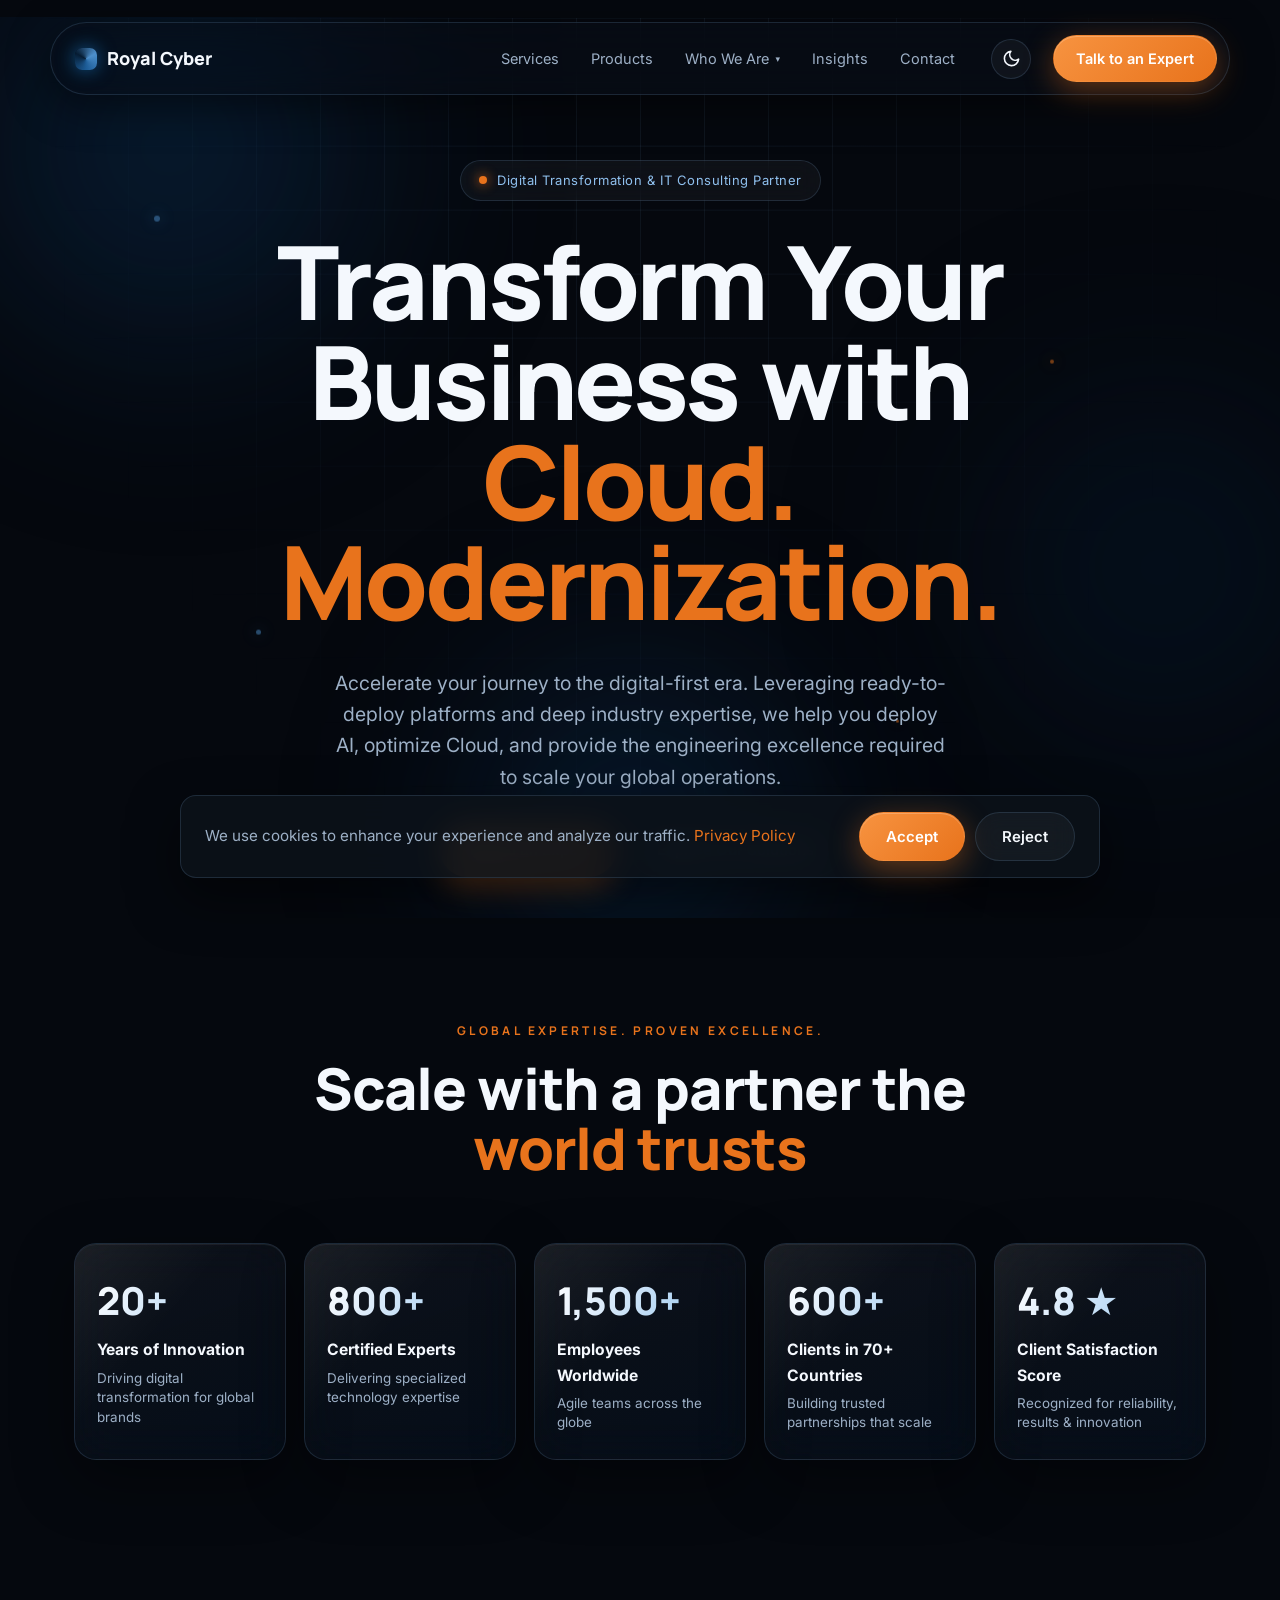
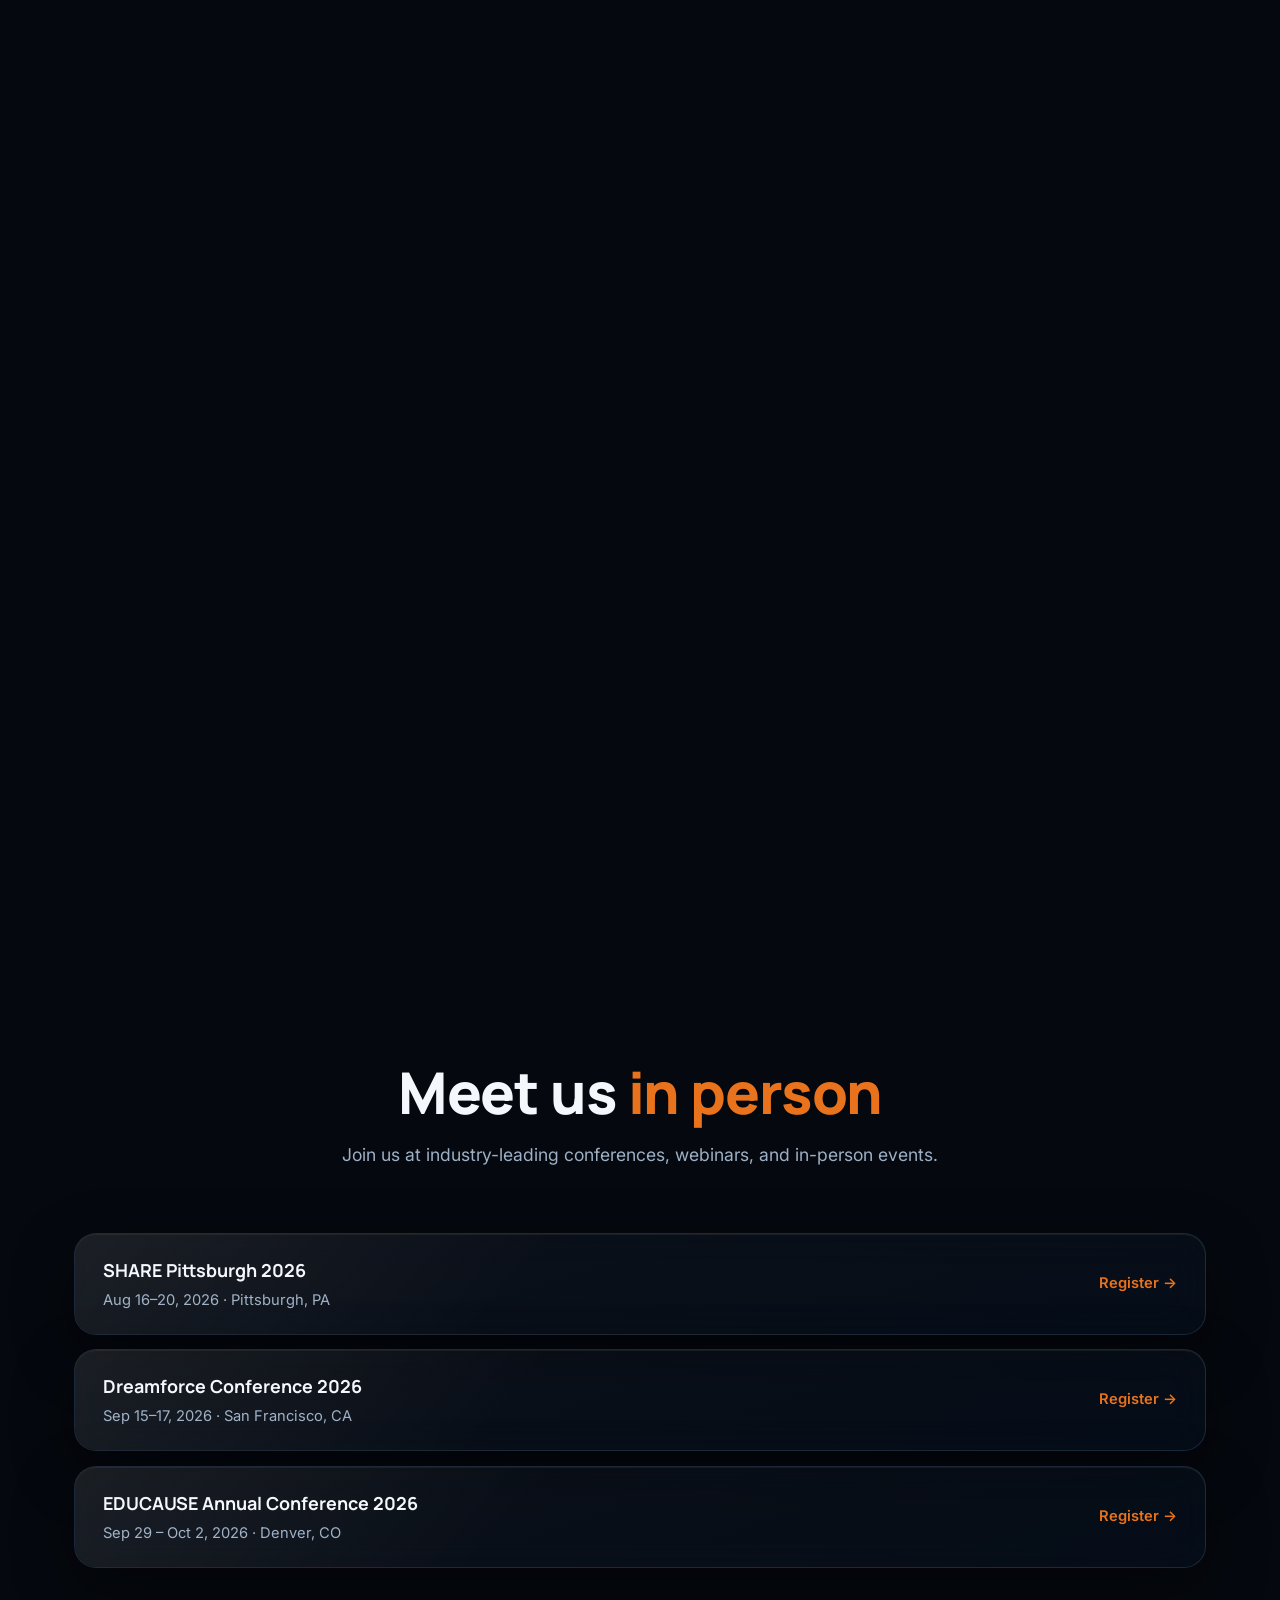
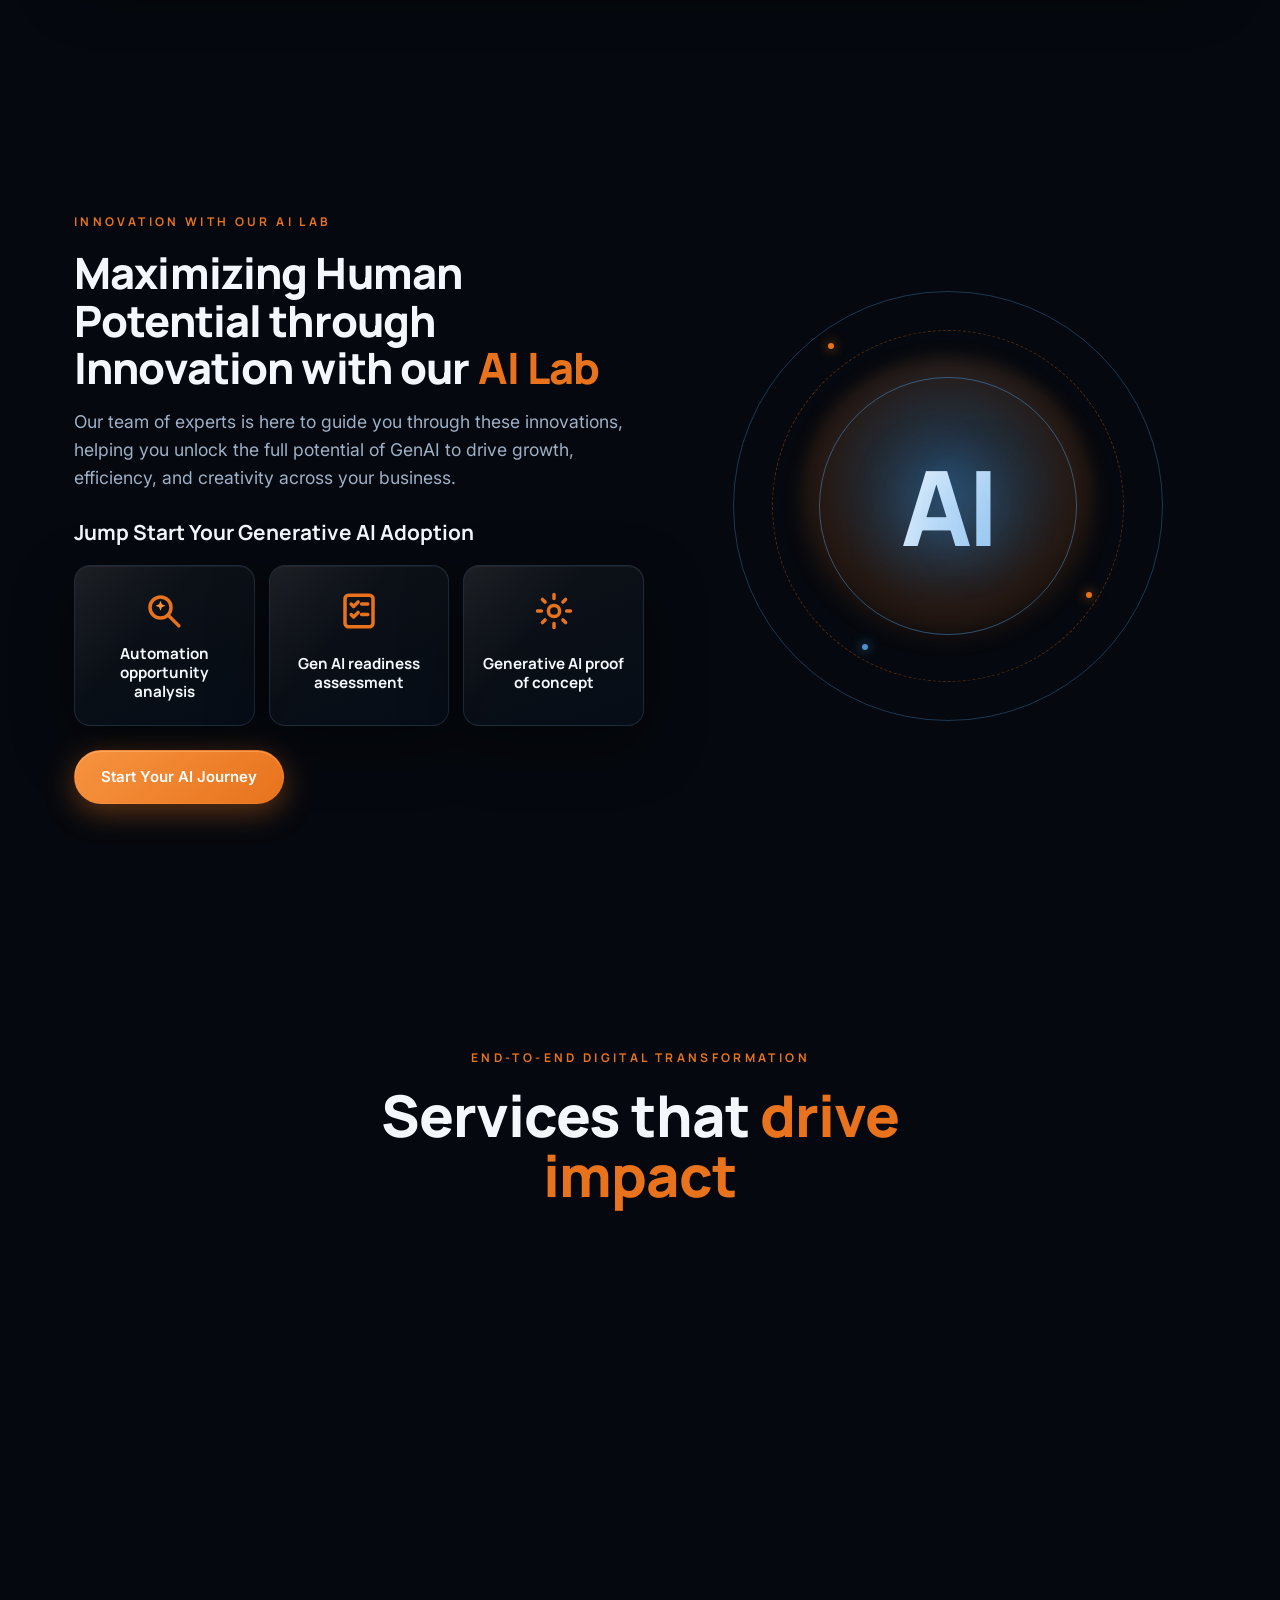
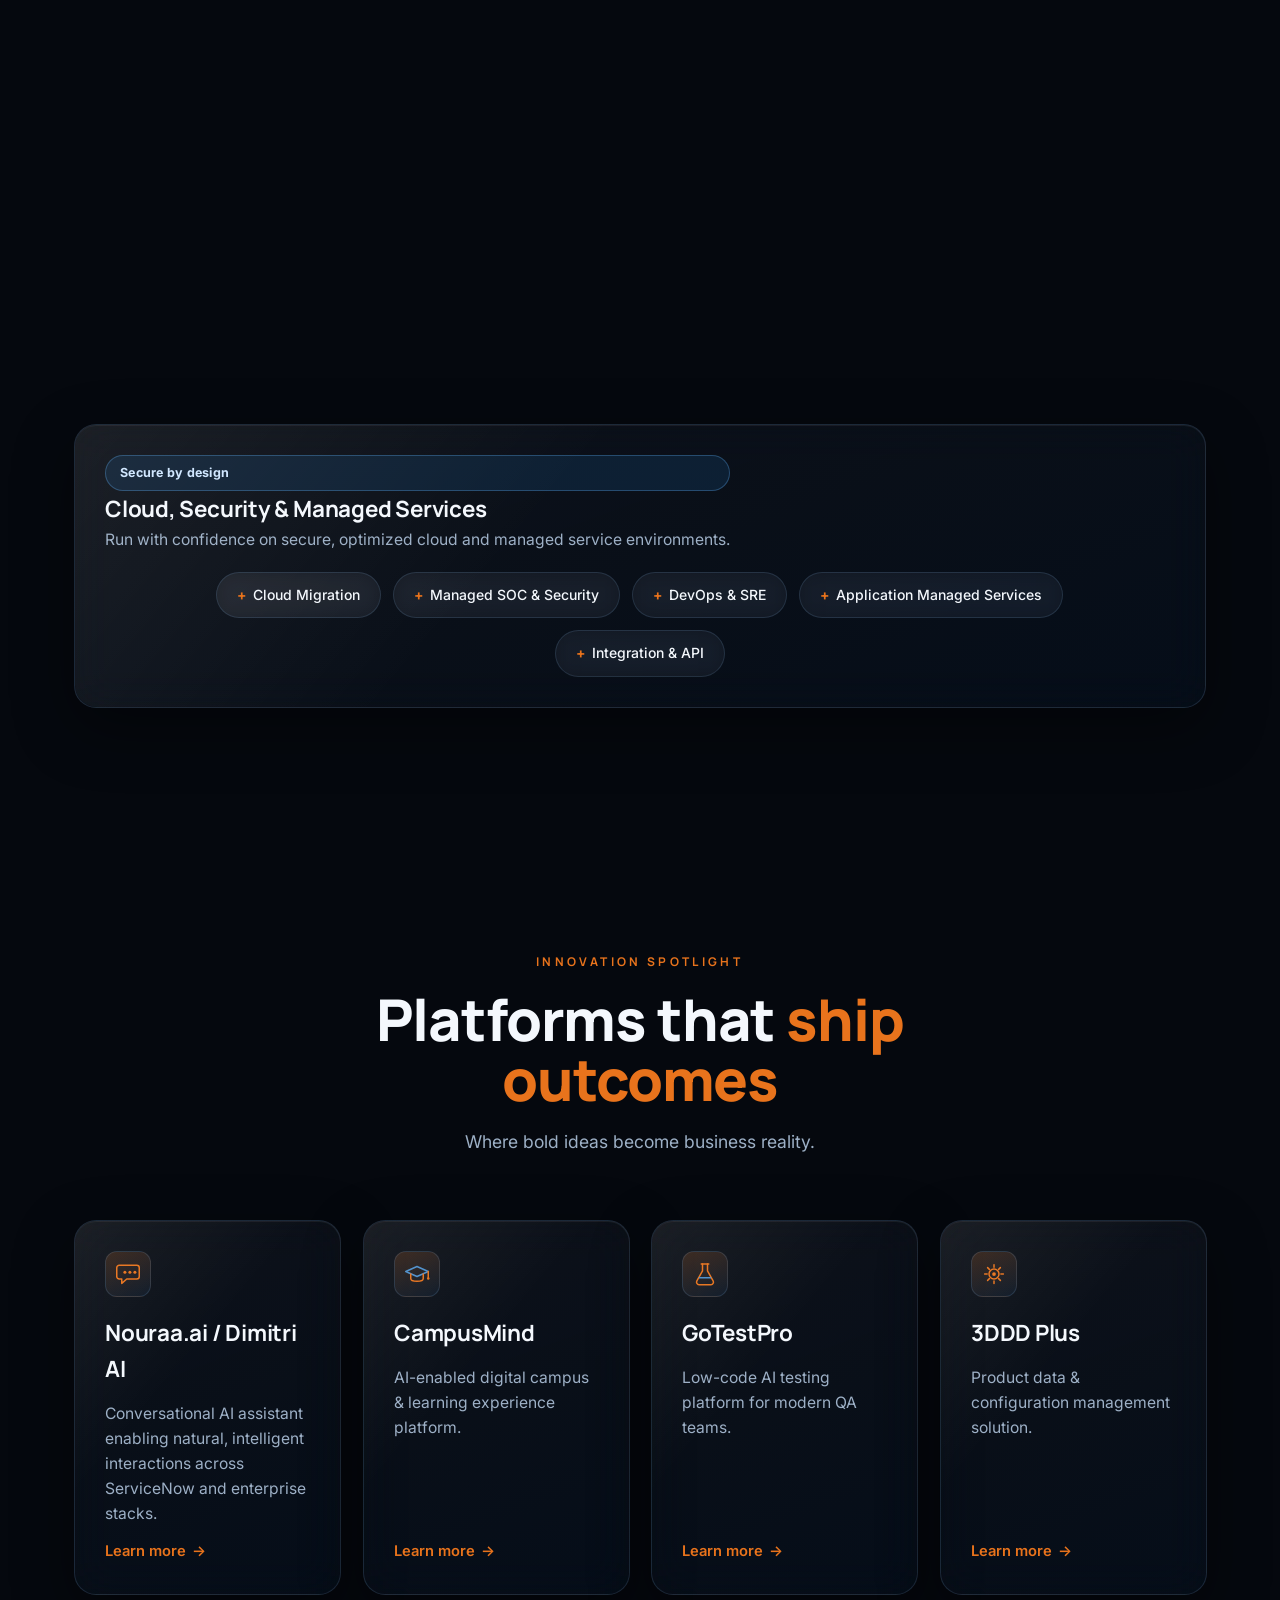
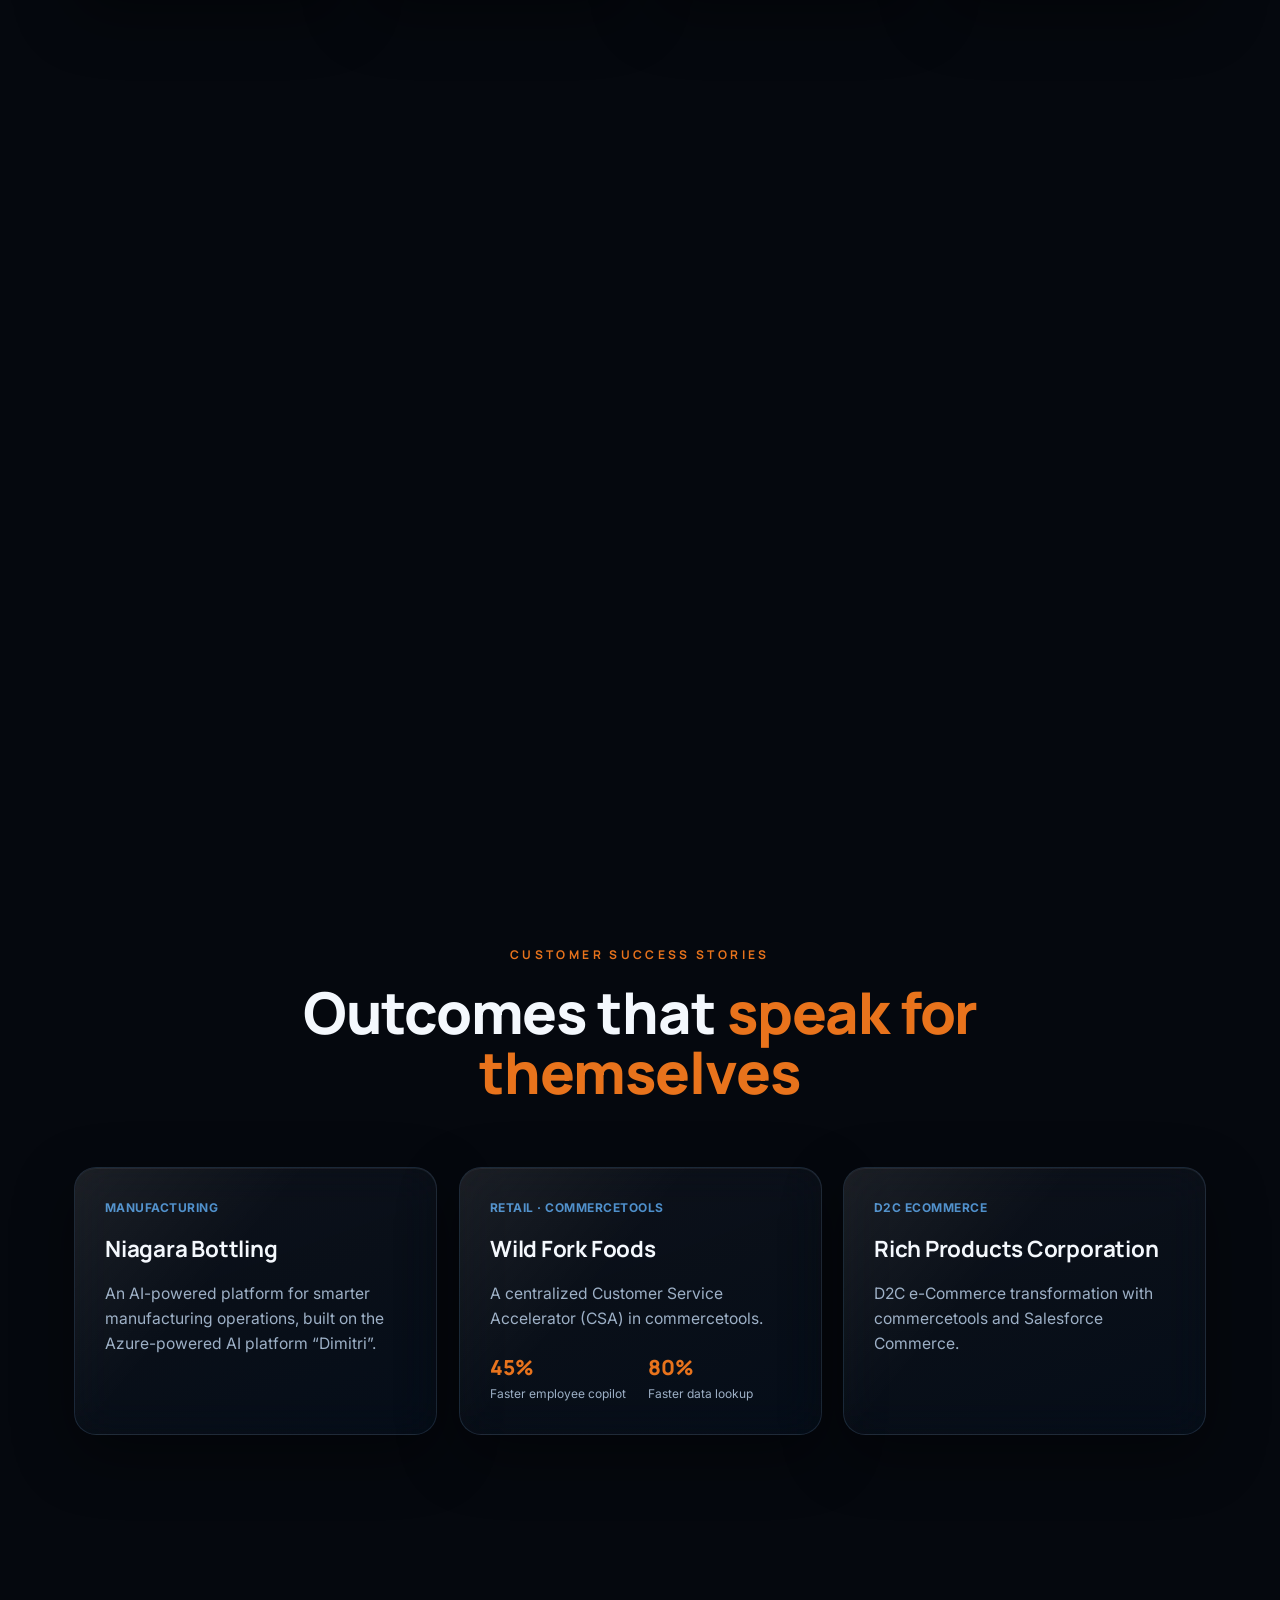
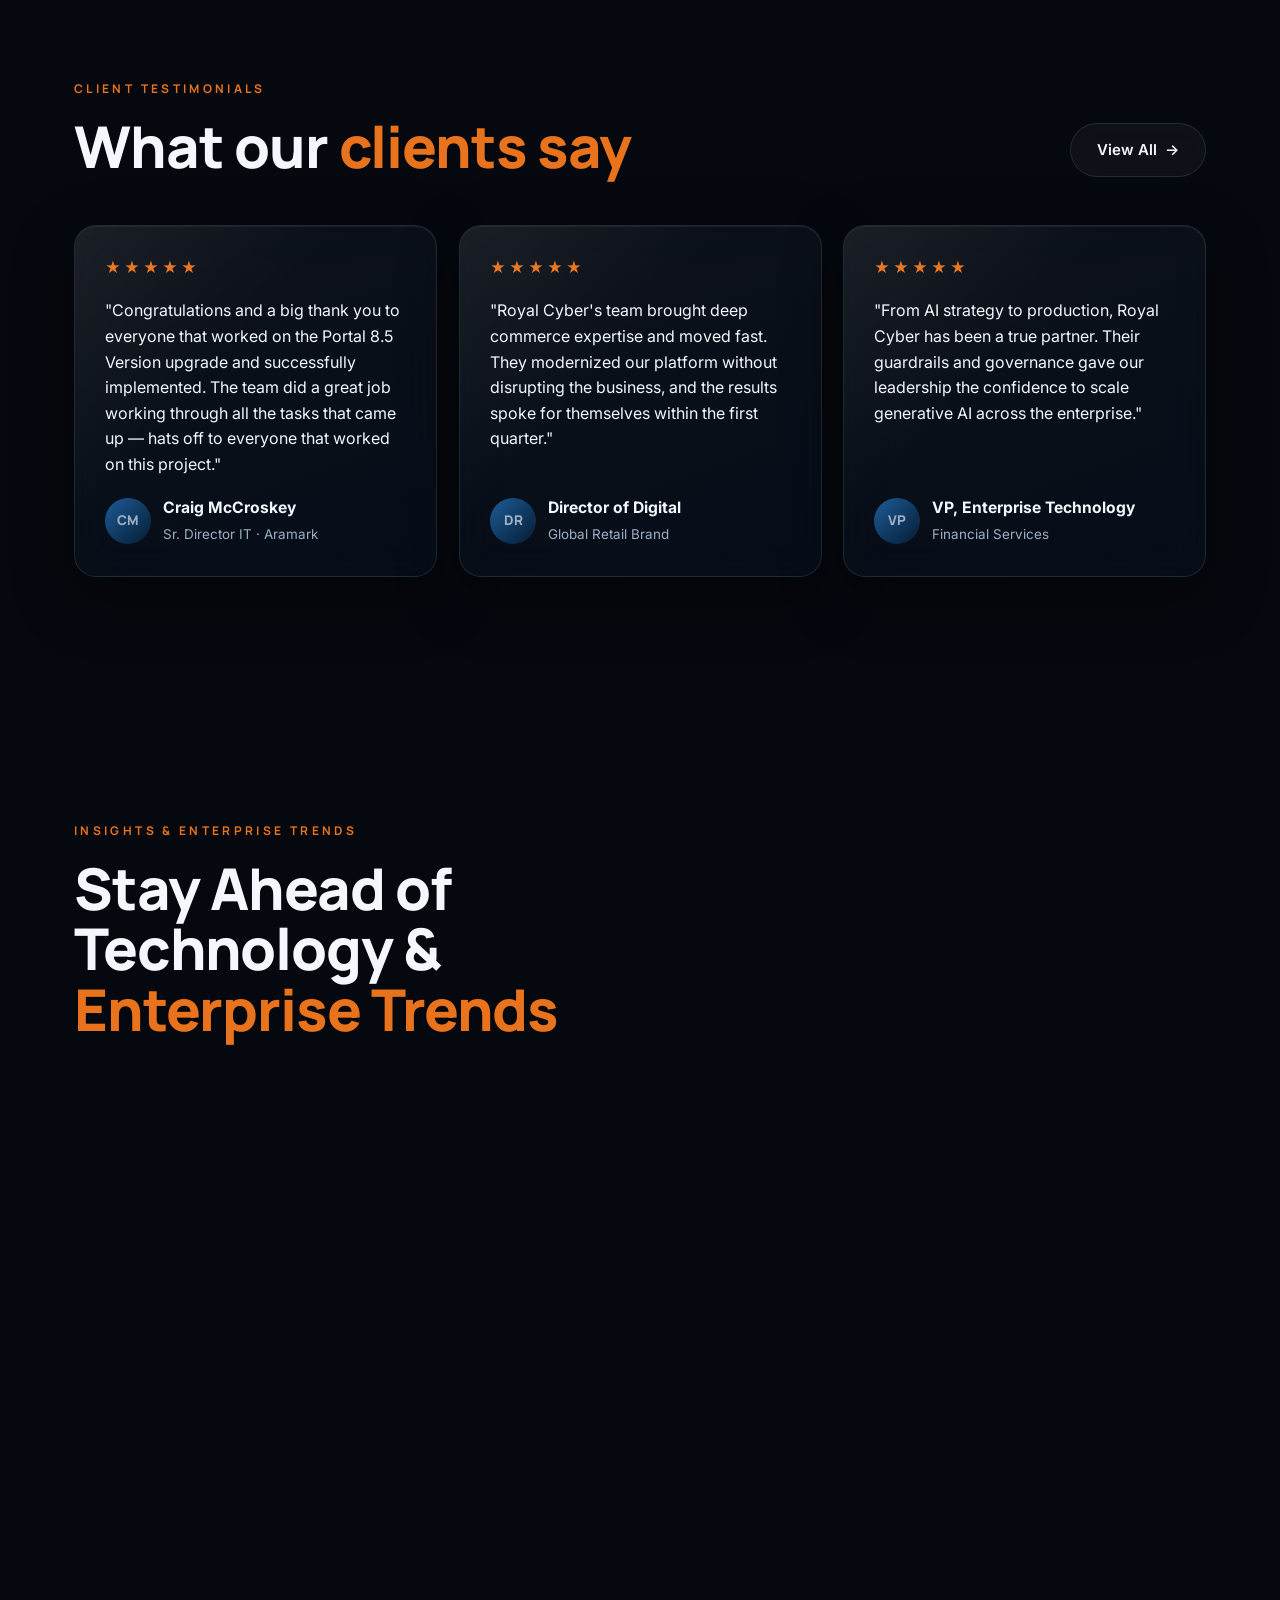
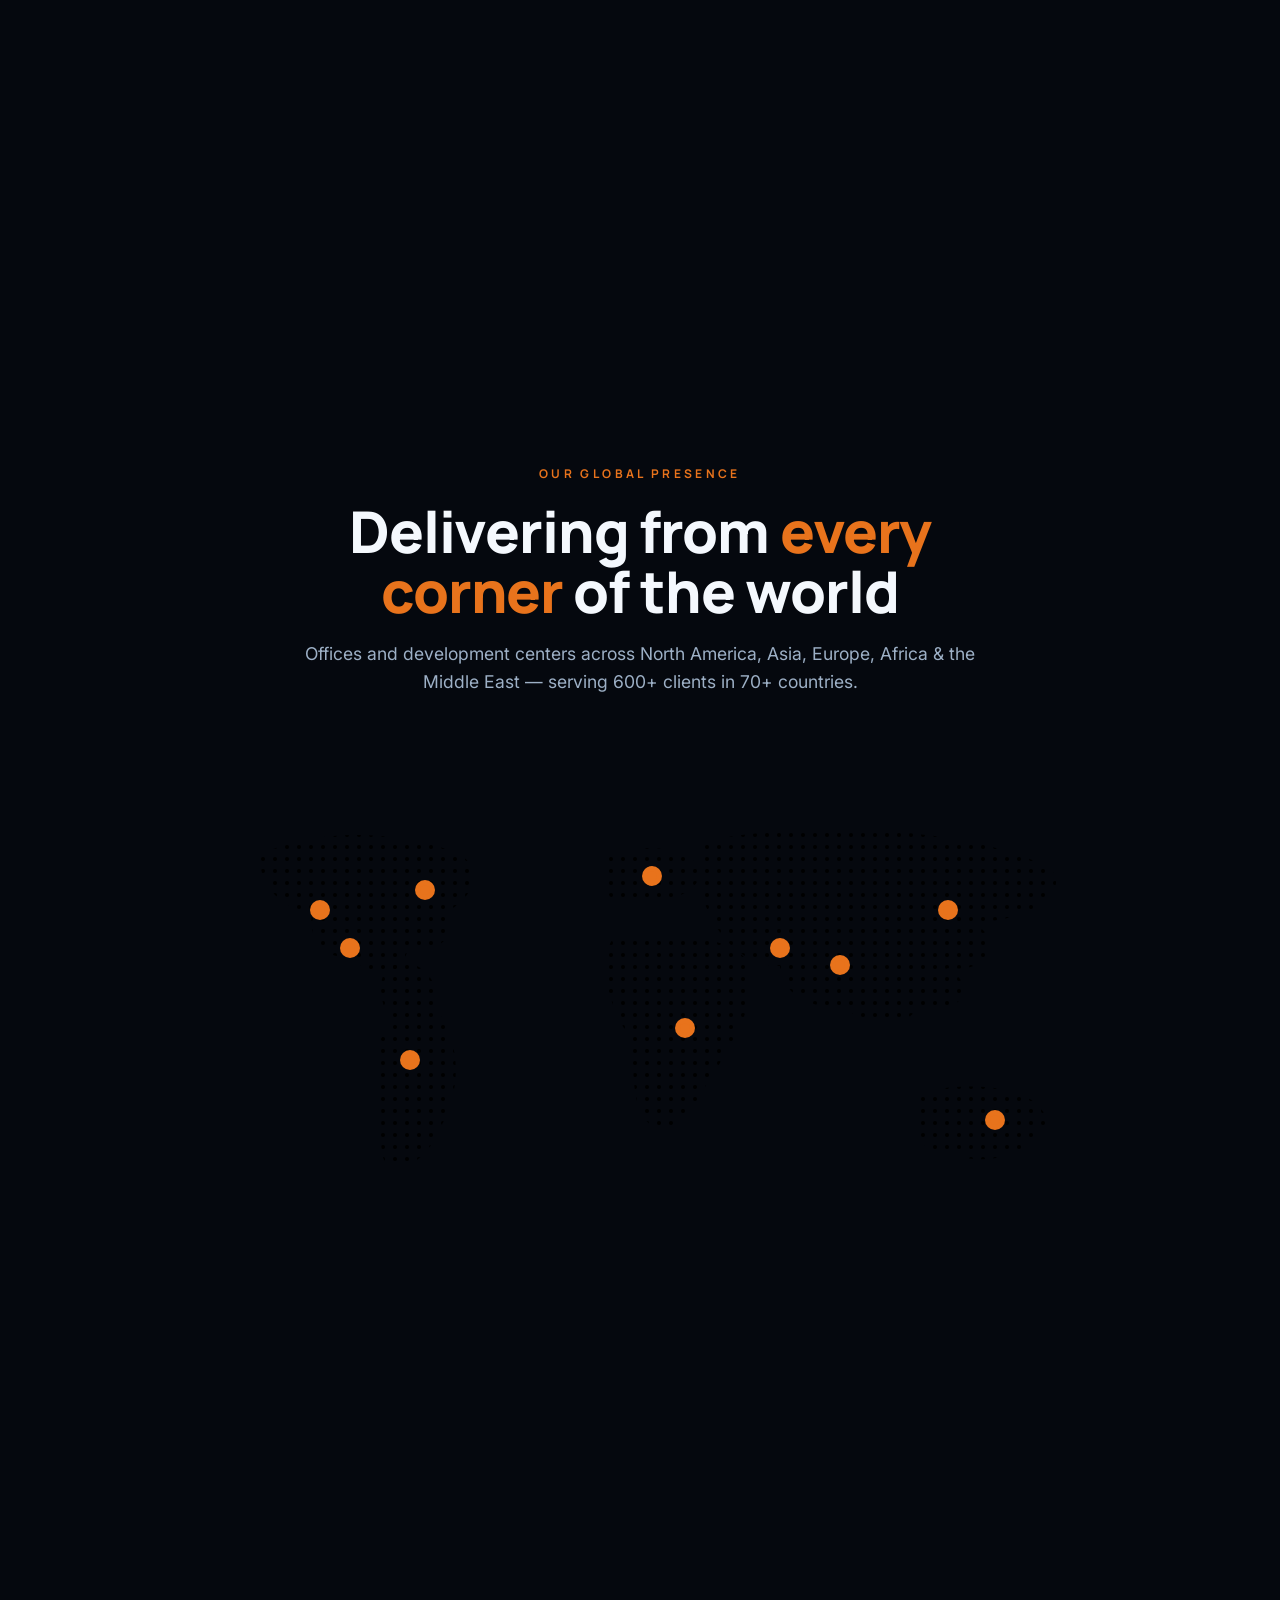
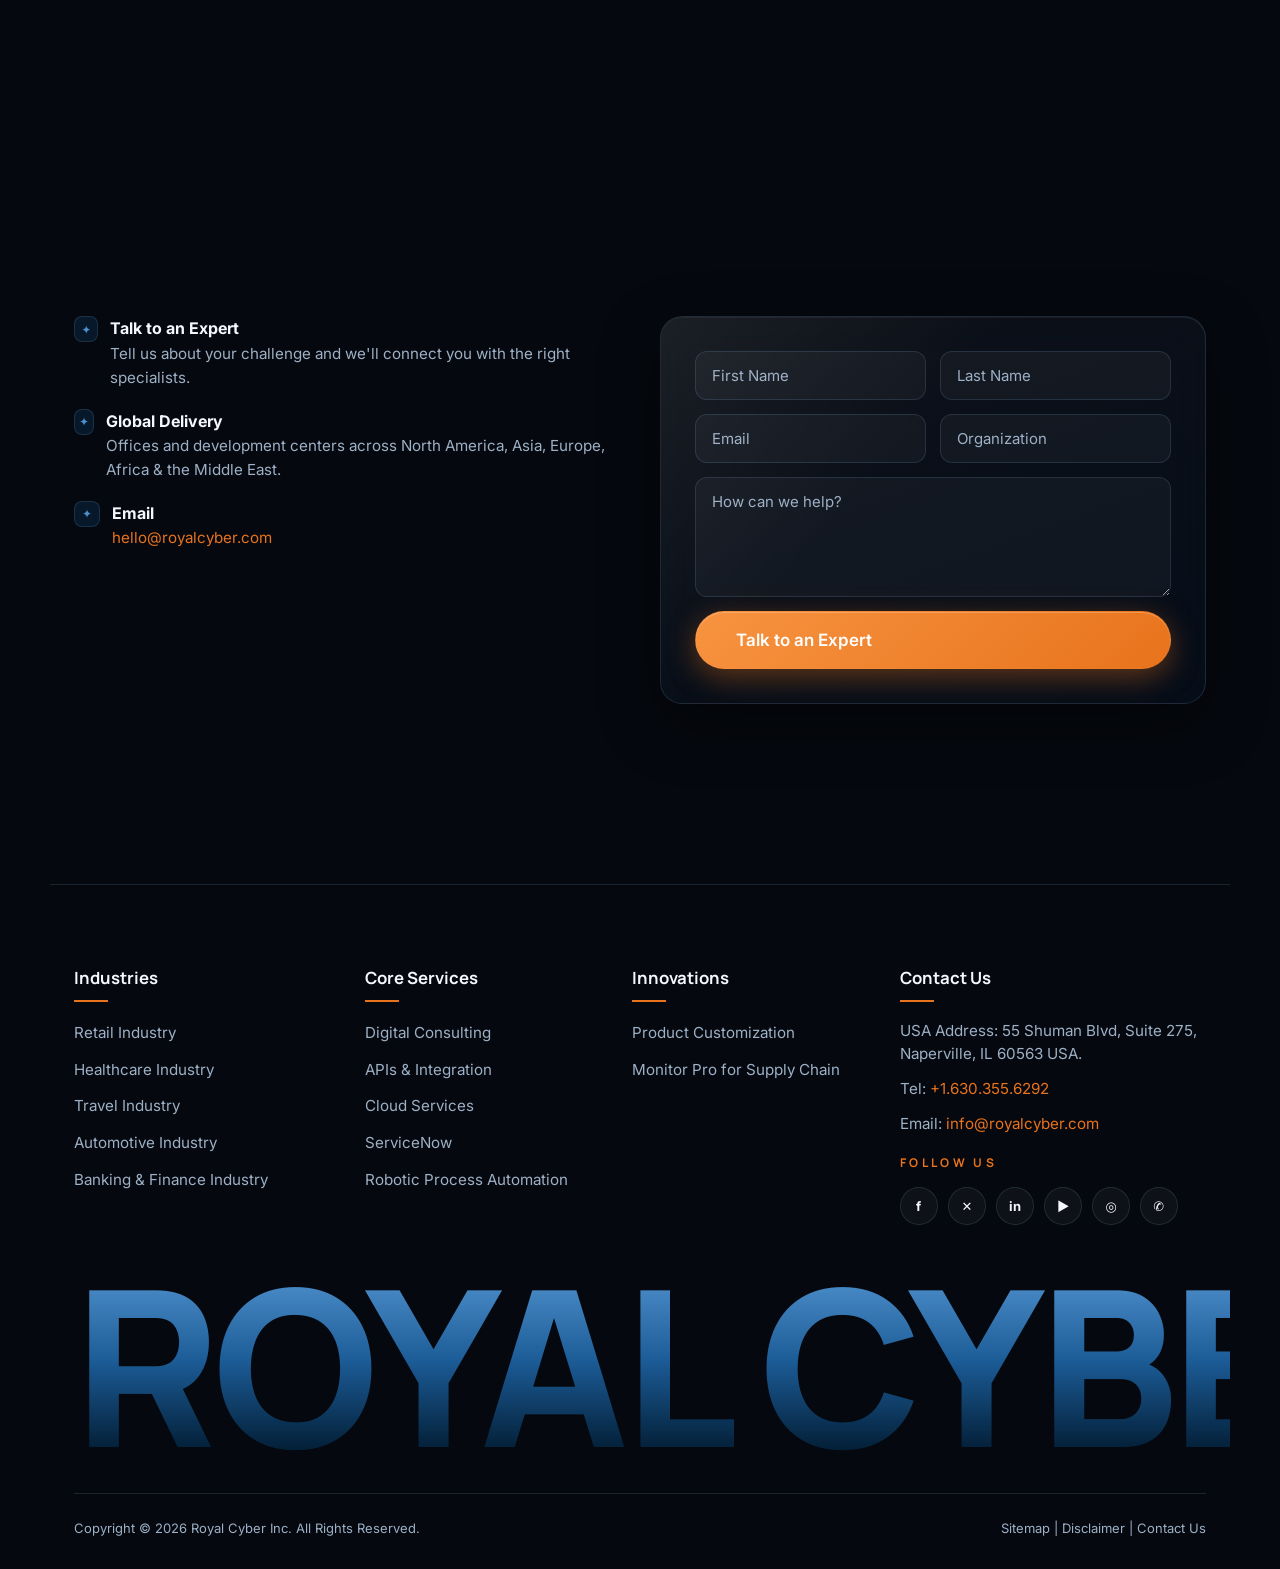
<file: index.html>
<!DOCTYPE html>
<html lang="en">
<head>
  <meta charset="UTF-8" />
  <meta name="viewport" content="width=device-width, initial-scale=1.0" />
  <meta name="theme-color" content="#0B0B0E" />
  <title>Royal Cyber — Accelerate Your Digital Enterprise</title>
  <meta name="description" content="Royal Cyber leverages Generative AI, Cloud Acceleration, and Digital Commerce to transform complex challenges into measurable success." />

  <!-- Fonts: Manrope (clean display) + Inter (body) -->
  <link rel="preconnect" href="https://fonts.googleapis.com" />
  <link rel="preconnect" href="https://fonts.gstatic.com" crossorigin />
  <link href="https://fonts.googleapis.com/css2?family=Manrope:wght@500;600;700;800&family=Inter:wght@400;500;600&display=swap" rel="stylesheet" />

  <link rel="stylesheet" href="assets/styles.css" />
  <script>try{if(localStorage.getItem('rc-theme')==='light')document.documentElement.setAttribute('data-theme','light');}catch(e){}</script>
</head>
<body>

  <!-- ══════════════════  INTRO LOADER  ══════════════════ -->
  <div class="intro" id="intro" aria-hidden="true">
    <div class="intro__geo">
      <svg viewBox="0 0 200 200" class="intro__svg" role="img" aria-label="Royal Cyber loading">
        <defs>
          <radialGradient id="introGlow" cx="50%" cy="50%" r="50%">
            <stop offset="0%" stop-color="#5B9BD5" />
            <stop offset="55%" stop-color="#1C5C97" />
            <stop offset="100%" stop-color="#061C33" />
          </radialGradient>
        </defs>
        <!-- Sacred geometry ring of nodes -->
        <g class="intro__nodes" stroke="url(#introGlow)" stroke-width="1" fill="none">
          <circle cx="100" cy="100" r="70" opacity="0.35" />
          <circle cx="100" cy="100" r="48" opacity="0.55" />
          <polygon points="100,30 160,135 40,135" opacity="0.5" />
          <polygon points="100,170 40,65 160,65" opacity="0.5" />
        </g>
        <circle cx="100" cy="100" r="18" fill="url(#introGlow)" class="intro__core" />
      </svg>
    </div>
    <div class="intro__word">ROYAL CYBER</div>
  </div>

  <!-- ══════════════════  SCROLL PROGRESS  ══════════════════ -->
  <div class="progress" id="progress" aria-hidden="true"></div>

  <!-- ══════════════════  AMBIENT BACKGROUND  ══════════════════ -->
  <div class="aura" aria-hidden="true">
    <span class="aura__blob aura__blob--1"></span>
    <span class="aura__blob aura__blob--2"></span>
    <span class="aura__blob aura__blob--3"></span>
    <div class="aura__grid" data-speed="0.12"></div>
    <span class="particle particle--1" data-speed="-0.18"></span>
    <span class="particle particle--2" data-speed="0.22"></span>
    <span class="particle particle--3" data-speed="-0.14"></span>
    <span class="particle particle--4" data-speed="0.28"></span>
  </div>
  <div class="cursor-trail" id="cursorTrail" aria-hidden="true"></div>

  <!-- ══════════════════  NAV  ══════════════════ -->
  <header class="nav" id="nav">
    <a href="#top" class="nav__brand" aria-label="Royal Cyber home">
      <span class="nav__logo" aria-hidden="true"></span>
      Royal&nbsp;Cyber
    </a>
    <nav class="nav__links" aria-label="Primary">
      <a href="#services">Services</a>
      <a href="#products">Products</a>
      <div class="nav__item nav__item--drop">
        <button class="nav__droptrigger" id="whoTrigger" aria-expanded="false" aria-haspopup="true">Who We Are <span class="chev" aria-hidden="true">▾</span></button>
        <div class="megamenu">
          <div class="megamenu__inner glass">
            <div class="mega-col">
              <h4>Who We Are</h4>
              <p>Royal Cyber Inc. is an IT Consulting &amp; Digital Transformation Company, specializing in Services, Solutions, and Software, with 1500+ projects delivered for 600+ clients worldwide.</p>
            </div>
            <div class="mega-col">
              <h4>Company</h4>
              <ul>
                <li><a href="#why">About Us</a></li>
                <li><a href="#">Awards</a></li>
                <li><a href="#">Careers</a></li>
                <li><a href="#partners">Partnership</a></li>
                <li><a href="#">Training</a></li>
              </ul>
            </div>
            <div class="mega-col">
              <div class="mega-testi-head"><b>Client Testimonials</b><a href="#testimonials">View All →</a></div>
              <div class="mega-testi">
                <div class="mega-testi__by">
                  <span class="testi__av">CM</span>
                  <div><b>Craig McCroskey</b><span>Sr. Director IT · Aramark</span></div>
                </div>
                <p>"Congratulations and a big thank you to everyone that worked on the Portal 8.5 upgrade and successfully implemented. The team did a great job."</p>
              </div>
            </div>
          </div>
        </div>
      </div>
      <a href="#insights">Insights</a>
      <a href="#contact">Contact</a>
    </nav>
    <button class="theme-toggle" id="themeToggle" aria-label="Toggle light and dark mode" title="Toggle theme">
      <svg class="t-moon" viewBox="0 0 24 24" fill="none" stroke="currentColor" stroke-width="2" stroke-linecap="round" stroke-linejoin="round" aria-hidden="true"><path d="M21 12.8A9 9 0 1 1 11.2 3a7 7 0 0 0 9.8 9.8Z"/></svg>
      <svg class="t-sun" viewBox="0 0 24 24" fill="none" stroke="currentColor" stroke-width="2" stroke-linecap="round" stroke-linejoin="round" aria-hidden="true"><circle cx="12" cy="12" r="4.2"/><path d="M12 2v2M12 20v2M4 12H2M22 12h-2M5.6 5.6 4.2 4.2M19.8 19.8l-1.4-1.4M18.4 5.6l1.4-1.4M4.2 19.8l1.4-1.4"/></svg>
    </button>
    <a href="#contact" class="btn btn--primary nav__cta">Talk to an Expert</a>
    <button class="nav__burger" id="burger" aria-label="Toggle menu" aria-expanded="false">
      <span></span><span></span>
    </button>
  </header>

  <main id="top">

    <!-- ══════════════════  HERO  ══════════════════ -->
    <section class="hero" id="hero">
      <div class="hero__inner">
        <span class="pill-tag reveal" data-reveal>
          <span class="pill-tag__dot"></span> Digital Transformation &amp; IT Consulting Partner
        </span>

        <h1 class="hero__title">
          <span class="line" data-reveal>Transform Your Business with</span>
          <span class="line line--rotate" data-reveal><span class="rotator" id="rotator">NextGen Digital Solutions</span></span>
        </h1>

        <p class="hero__sub reveal" data-reveal>
          Accelerate your journey to the digital-first era. Leveraging ready-to-deploy
          platforms and deep industry expertise, we help you deploy AI, optimize Cloud,
          and provide the engineering excellence required to scale your global operations.
        </p>

        <div class="hero__cta reveal" data-reveal>
          <a href="#contact" class="btn btn--primary">Talk to an Expert</a>
          <a href="#services" class="btn btn--ghost">Explore Our Solutions</a>
        </div>
      </div>
    </section>

    <!-- ══════════════════  GLOBAL EXPERTISE & METRICS  ══════════════════ -->
    <section class="section" id="expertise" style="padding-top:60px;">
      <div class="section__head">
        <span class="eyebrow" data-reveal>Global Expertise. Proven Excellence.</span>
        <h2 class="section__title" data-reveal>Scale with a partner the <em>world trusts</em></h2>
      </div>
      <div class="metrics-grid">
        <div class="mcard glass" data-reveal><b data-count="20" data-suffix="+">0</b><span class="mlabel">Years of Innovation</span><span class="mdesc">Driving digital transformation for global brands</span></div>
        <div class="mcard glass" data-reveal><b data-count="800" data-suffix="+">0</b><span class="mlabel">Certified Experts</span><span class="mdesc">Delivering specialized technology expertise</span></div>
        <div class="mcard glass" data-reveal><b data-count="1500" data-suffix="+">0</b><span class="mlabel">Employees Worldwide</span><span class="mdesc">Agile teams across the globe</span></div>
        <div class="mcard glass" data-reveal><b data-count="600" data-suffix="+">0</b><span class="mlabel">Clients in 70+ Countries</span><span class="mdesc">Building trusted partnerships that scale</span></div>
        <div class="mcard glass" data-reveal><b data-count="4.8" data-suffix=" ★">0</b><span class="mlabel">Client Satisfaction Score</span><span class="mdesc">Recognized for reliability, results &amp; innovation</span></div>
      </div>
    </section>

    <!-- ══════════════════  WHY ENTERPRISES CHOOSE US  ══════════════════ -->
    <section class="section" id="why">
      <div class="section__head">
        <span class="eyebrow" data-reveal>Why Global Enterprises Choose Us</span>
        <h2 class="section__title" data-reveal>AI innovation meets <em>enterprise engineering</em></h2>
        <p class="section__lead" data-reveal>
          We blend AI innovation, enterprise engineering, and industry expertise to deliver
          solutions that create measurable business outcomes — faster, smarter, and at scale.
        </p>
      </div>
      <div class="quote glass" data-reveal>
        <div class="quote__mark">“</div>
        <p class="quote__text">
          Our mission is simple: to transform your most complex challenges into your greatest
          measurable successes, and bridge the gap between AI potential and business reality.
          At Royal Cyber, we don't just implement technology; we architect the future of the enterprise.
        </p>
        <div class="quote__by">
          <span class="quote__avatar" aria-hidden="true">MP</span>
          <span class="quote__author">Mustafa Pesh<span>Chief Executive Officer</span></span>
        </div>
      </div>
    </section>

    <!-- ══════════════════  UPCOMING EVENTS  ══════════════════ -->
    <section class="section" id="events">
      <div class="section__head">
        <span class="eyebrow" data-reveal>Upcoming Events</span>
        <h2 class="section__title" data-reveal>Meet us <em>in person</em></h2>
        <p class="section__lead" data-reveal>Join us at industry-leading conferences, webinars, and in-person events.</p>
      </div>
      <div class="events">
        <div class="event glass" data-reveal>
          <div class="event__l"><span class="event__name">SHARE Pittsburgh 2026</span><span class="event__meta">Aug 16–20, 2026 · Pittsburgh, PA</span></div>
          <span class="event__cta">Register →</span>
        </div>
        <div class="event glass" data-reveal>
          <div class="event__l"><span class="event__name">Dreamforce Conference 2026</span><span class="event__meta">Sep 15–17, 2026 · San Francisco, CA</span></div>
          <span class="event__cta">Register →</span>
        </div>
        <div class="event glass" data-reveal>
          <div class="event__l"><span class="event__name">EDUCAUSE Annual Conference 2026</span><span class="event__meta">Sep 29 – Oct 2, 2026 · Denver, CO</span></div>
          <span class="event__cta">Register →</span>
        </div>
      </div>
    </section>

    <!-- ══════════════════  AI LAB  ══════════════════ -->
    <section class="section ailab" id="ailab">
      <div data-reveal>
        <span class="eyebrow">Innovation with our AI Lab</span>
        <h2 class="section__title" style="text-align:left;font-size:clamp(1.9rem,3.6vw,2.7rem);line-height:1.1;">Maximizing Human Potential through Innovation with our <em>AI Lab</em></h2>
        <p class="section__lead" style="margin:16px 0 0;">
          Our team of experts is here to guide you through these innovations, helping you unlock the
          full potential of GenAI to drive growth, efficiency, and creativity across your business.
        </p>
        <p class="ailab__sub">Jump Start Your Generative AI Adoption</p>
        <div class="ailab-cards">
          <div class="ailab-card glass">
            <span class="ailab-card__ic">
              <svg viewBox="0 0 24 24" aria-hidden="true"><circle cx="10" cy="10" r="6"/><line x1="14.5" y1="14.5" x2="20.5" y2="20.5"/><path class="spark" d="M10 6.2 l.8 2 2 .8 -2 .8 -.8 2 -.8 -2 -2 -.8 2 -.8 z"/></svg>
            </span>
            <span>Automation opportunity analysis</span>
          </div>
          <div class="ailab-card glass">
            <span class="ailab-card__ic">
              <svg viewBox="0 0 24 24" aria-hidden="true"><rect x="4" y="3" width="16" height="18" rx="2"/><path d="M7.5 8 l1.4 1.4 L11.5 6.8"/><line x1="13.5" y1="8" x2="17" y2="8"/><path d="M7.5 14 l1.4 1.4 L11.5 12.8"/><line x1="13.5" y1="14" x2="17" y2="14"/></svg>
            </span>
            <span>Gen AI readiness assessment</span>
          </div>
          <div class="ailab-card glass">
            <span class="ailab-card__ic">
              <svg viewBox="0 0 24 24" aria-hidden="true"><g class="cog"><circle cx="12" cy="12" r="3.2"/><path d="M12 2.6 v2.2 M12 19.2 v2.2 M2.6 12 h2.2 M19.2 12 h2.2 M5.4 5.4 l1.5 1.5 M17.1 17.1 l1.5 1.5 M18.6 5.4 l-1.5 1.5 M6.9 17.1 l-1.5 1.5"/></g></svg>
            </span>
            <span>Generative AI proof of concept</span>
          </div>
        </div>
        <a href="#contact" class="btn btn--primary">Start Your AI Journey</a>
      </div>
      <div class="ailab__art" data-reveal>
        <div class="ai-orb" aria-hidden="true">
          <span class="ai-orb__ring ai-orb__ring--1"></span>
          <span class="ai-orb__ring ai-orb__ring--2"></span>
          <span class="ai-orb__ring ai-orb__ring--3"></span>
          <span class="ai-orb__txt">AI</span>
          <span class="ai-orb__spark"></span>
          <span class="ai-orb__spark"></span>
          <span class="ai-orb__spark"></span>
        </div>
      </div>
    </section>

    <!-- ══════════════════  SERVICES  ══════════════════ -->
    <section class="section" id="services">
      <div class="section__head">
        <span class="eyebrow" data-reveal>End-to-End Digital Transformation</span>
        <h2 class="section__title" data-reveal>Services that <em>drive impact</em></h2>
        <p class="section__lead" data-reveal>
          One partner across the full stack of enterprise transformation — from intelligence
          to commerce, data, automation, and secure cloud.
        </p>
      </div>

      <div class="bento">
        <article class="card card--tall glass tilt" data-reveal>
          <div class="card__badge">AI Center of Excellence</div>
          <h3 class="card__title">Intelligent Solutions</h3>
          <p class="card__text">Enhance decision-making and efficiency with tailored AI-driven solutions.</p>
          <ul class="card__list">
            <li>Generative AI &amp; ML</li>
            <li>Predictive Analytics</li>
            <li>AI Governance &amp; Guardrails</li>
          </ul>
          <div class="toggles" role="group" aria-label="Capabilities">
            <button class="toggle is-on" data-toggle><span></span>Automation</button>
            <button class="toggle is-on" data-toggle><span></span>Guardrails</button>
            <button class="toggle" data-toggle><span></span>Fine-tune</button>
          </div>
        </article>

        <article class="card glass tilt" data-reveal>
          <div class="card__badge card__badge--alt">Composable</div>
          <h3 class="card__title">Digital Commerce &amp; Experience</h3>
          <p class="card__text">Deliver seamless, modern commerce experiences that improve customer engagement.</p>
        </article>

        <article class="card glass tilt card--accent" data-reveal>
          <div class="card__badge">Automate</div>
          <h3 class="card__title">Automation &amp; Modernization</h3>
          <p class="card__text">Improve productivity and simplify operations with modern, automated systems.</p>
        </article>

        <article class="card card--wide glass tilt" data-reveal>
          <div class="card__row">
            <div>
              <div class="card__badge">Real-time Analytics</div>
              <h3 class="card__title">Data, AI &amp; Analytics</h3>
              <p class="card__text">Turn information into valuable insights to guide smarter business outcomes.</p>
            </div>
          </div>
          <div class="chart" data-chart aria-label="Live analytics chart">
            <svg viewBox="0 0 520 160" preserveAspectRatio="none" class="chart__svg">
              <defs>
                <linearGradient id="chartFill2" x1="0" y1="0" x2="0" y2="1">
                  <stop offset="0%" stop-color="#4D8FCB" stop-opacity="0.45" />
                  <stop offset="100%" stop-color="#4D8FCB" stop-opacity="0" />
                </linearGradient>
                <linearGradient id="chartLine2" x1="0" y1="0" x2="1" y2="0">
                  <stop offset="0%" stop-color="#1C5C97" />
                  <stop offset="100%" stop-color="#8FC1EE" />
                </linearGradient>
              </defs>
              <path class="chart__area" fill="url(#chartFill2)" />
              <path class="chart__line" fill="none" stroke="url(#chartLine2)" stroke-width="2.5" stroke-linecap="round" />
              <circle class="chart__dot" r="4" fill="#fff" />
            </svg>
            <div class="chart__legend">
              <span><i style="background:#4D8FCB"></i>Insights / hr</span>
              <span class="chart__live"><i></i>Live</span>
            </div>
          </div>
        </article>

        <article class="card card--full glass tilt" data-reveal>
          <div class="card__row">
            <div>
              <div class="card__badge card__badge--alt">Secure by design</div>
              <h3 class="card__title">Cloud, Security &amp; Managed Services</h3>
              <p class="card__text">Run with confidence on secure, optimized cloud and managed service environments.</p>
            </div>
          </div>
          <div class="chips" style="margin-top:6px;">
            <span class="chip"><b>+</b>Cloud Migration</span>
            <span class="chip"><b>+</b>Managed SOC &amp; Security</span>
            <span class="chip"><b>+</b>DevOps &amp; SRE</span>
            <span class="chip"><b>+</b>Application Managed Services</span>
            <span class="chip"><b>+</b>Integration &amp; API</span>
          </div>
        </article>
      </div>
    </section>

    <!-- ══════════════════  PRODUCTS (Innovation Spotlight)  ══════════════════ -->
    <section class="section" id="products">
      <div class="section__head">
        <span class="eyebrow" data-reveal>Innovation Spotlight</span>
        <h2 class="section__title" data-reveal>Platforms that <em>ship outcomes</em></h2>
        <p class="section__lead" data-reveal>Where bold ideas become business reality.</p>
      </div>

      <div class="cardgrid">
        <a class="card glass tilt pcard" href="products/conversational-ai-assistant.html" data-reveal>
          <div class="pcard__ic">
            <svg class="picon picon--chat" viewBox="0 0 48 48" aria-hidden="true">
              <path class="stroke draw" d="M10 10 h28 a4 4 0 0 1 4 4 v14 a4 4 0 0 1 -4 4 H22 l-8 7 v-7 h-4 a4 4 0 0 1 -4 -4 V14 a4 4 0 0 1 4 -4 Z"/>
              <circle class="fillp d d1" cx="19" cy="21" r="2.4"/>
              <circle class="fillp d d2" cx="27" cy="21" r="2.4"/>
              <circle class="fillp d d3" cx="35" cy="21" r="2.4"/>
            </svg>
          </div>
          <h3 class="card__title">Nouraa.ai / Dimitri AI</h3>
          <p class="card__text">Conversational AI assistant enabling natural, intelligent interactions across ServiceNow and enterprise stacks.</p>
          <span class="pcard__more">Learn more <span>→</span></span>
        </a>
        <a class="card glass tilt pcard" href="products/ai-digital-campus.html" data-reveal>
          <div class="pcard__ic">
            <svg class="picon picon--cap" viewBox="0 0 48 48" aria-hidden="true">
              <path class="strokeb draw" d="M6 20 L24 12 L42 20 L24 28 Z"/>
              <path class="stroke" d="M14 24 v7 a10 4.5 0 0 0 20 0 v-7"/>
              <line class="stroke tassel" x1="42" y1="20" x2="42" y2="30"/>
              <circle class="fillp tassel" cx="42" cy="31" r="2"/>
            </svg>
          </div>
          <h3 class="card__title">CampusMind</h3>
          <p class="card__text">AI-enabled digital campus &amp; learning experience platform.</p>
          <span class="pcard__more">Learn more <span>→</span></span>
        </a>
        <a class="card glass tilt pcard" href="products/low-code-ai-testing.html" data-reveal>
          <div class="pcard__ic">
            <svg class="picon picon--flask" viewBox="0 0 48 48" aria-hidden="true">
              <path class="stroke draw" d="M20 8 v11 L11 35 a4 4 0 0 0 3.6 6 h18.8 a4 4 0 0 0 3.6 -6 L28 19 V8"/>
              <line class="stroke" x1="18" y1="8" x2="30" y2="8"/>
              <line class="strokeb" x1="15" y1="30" x2="33" y2="30"/>
              <circle class="fillp bub bub1" cx="22" cy="33" r="1.8"/>
              <circle class="fillb bub bub2" cx="27" cy="34" r="1.5"/>
              <circle class="fillp bub bub3" cx="24" cy="32" r="1.3"/>
            </svg>
          </div>
          <h3 class="card__title">GoTestPro</h3>
          <p class="card__text">Low-code AI testing platform for modern QA teams.</p>
          <span class="pcard__more">Learn more <span>→</span></span>
        </a>
        <a class="card glass tilt pcard" href="products/product-data-config-management.html" data-reveal>
          <div class="pcard__ic">
            <svg class="picon picon--gear" viewBox="0 0 48 48" aria-hidden="true">
              <g class="gear stroke">
                <circle cx="24" cy="24" r="8"/>
                <line x1="24" y1="9" x2="24" y2="13"/><line x1="24" y1="35" x2="24" y2="39"/>
                <line x1="9" y1="24" x2="13" y2="24"/><line x1="35" y1="24" x2="39" y2="24"/>
                <line x1="13.8" y1="13.8" x2="16.6" y2="16.6"/><line x1="31.4" y1="31.4" x2="34.2" y2="34.2"/>
                <line x1="34.2" y1="13.8" x2="31.4" y2="16.6"/><line x1="16.6" y1="31.4" x2="13.8" y2="34.2"/>
              </g>
              <circle class="fillp core" cx="24" cy="24" r="3"/>
            </svg>
          </div>
          <h3 class="card__title">3DDD Plus</h3>
          <p class="card__text">Product data &amp; configuration management solution.</p>
          <span class="pcard__more">Learn more <span>→</span></span>
        </a>
      </div>
    </section>

    <!-- ══════════════════  FEATURED CASE STUDY  ══════════════════ -->
    <section class="section" id="casestudy">
      <div class="cs" data-reveal>
        <div class="cs__track" id="csTrack">
          <div class="cs__slide">
            <div class="cs__inner">
              <div class="cs__logos">
                <span><span class="cs__logo-ic"></span> Microsoft Solutions Partner</span>
                <span class="sep"></span>
                <span>The University of Chicago</span>
              </div>
              <h3 class="cs__title">University of Chicago accelerates secure generative AI adoption with Microsoft Azure</h3>
              <p class="cs__text">In partnership with Royal Cyber, the University of Chicago launched a compliant, enterprise-ready generative AI platform serving more than 35,000 users in just six weeks.</p>
              <a href="case-studies/university-of-chicago.html" class="btn btn--primary">Read our Case Study <span class="arrow">→</span></a>
            </div>
          </div>
          <div class="cs__slide">
            <div class="cs__inner">
              <div class="cs__logos">
                <span><span class="cs__logo-ic"></span> Microsoft Azure</span>
                <span class="sep"></span>
                <span>Niagara Bottling</span>
              </div>
              <h3 class="cs__title">Niagara Bottling powers smarter manufacturing with Dimitri AI</h3>
              <p class="cs__text">An Azure-powered AI platform delivers real-time operational intelligence across Niagara Bottling's plants — turning data into faster, smarter decisions.</p>
              <a href="case-studies/niagara-bottling.html" class="btn btn--primary">Read our Case Study <span class="arrow">→</span></a>
            </div>
          </div>
          <div class="cs__slide">
            <div class="cs__inner">
              <div class="cs__logos">
                <span>commercetools</span>
                <span class="sep"></span>
                <span>Wild Fork Foods</span>
              </div>
              <h3 class="cs__title">Wild Fork Foods speeds service with a commercetools accelerator</h3>
              <p class="cs__text">A centralized Customer Service Accelerator delivered 45% faster copilot performance and 80% faster data lookup for support teams.</p>
              <a href="case-studies/wild-fork-foods.html" class="btn btn--primary">Read our Case Study <span class="arrow">→</span></a>
            </div>
          </div>
        </div>
        <div class="cs__dots" id="csDots" role="tablist" aria-label="Case studies"></div>
      </div>
    </section>

    <!-- ══════════════════  CUSTOMER SUCCESS  ══════════════════ -->
    <section class="section" id="success">
      <div class="section__head">
        <span class="eyebrow" data-reveal>Customer Success Stories</span>
        <h2 class="section__title" data-reveal>Outcomes that <em>speak for themselves</em></h2>
      </div>
      <div class="cardgrid" style="grid-template-columns:repeat(3,1fr);">
        <article class="card glass tilt" data-reveal>
          <span class="success__tag">Manufacturing</span>
          <h3 class="card__title">Niagara Bottling</h3>
          <p class="card__text">An AI-powered platform for smarter manufacturing operations, built on the Azure-powered AI platform “Dimitri”.</p>
        </article>
        <article class="card glass tilt" data-reveal>
          <span class="success__tag">Retail · commercetools</span>
          <h3 class="card__title">Wild Fork Foods</h3>
          <p class="card__text">A centralized Customer Service Accelerator (CSA) in commercetools.</p>
          <div class="success__metrics">
            <div><b>45%</b><span>Faster employee copilot</span></div>
            <div><b>80%</b><span>Faster data lookup</span></div>
          </div>
        </article>
        <article class="card glass tilt" data-reveal>
          <span class="success__tag">D2C eCommerce</span>
          <h3 class="card__title">Rich Products Corporation</h3>
          <p class="card__text">D2C e-Commerce transformation with commercetools and Salesforce Commerce.</p>
        </article>
      </div>
    </section>

    <!-- ══════════════════  CLIENT TESTIMONIALS  ══════════════════ -->
    <section class="section" id="testimonials">
      <div class="ins-head">
        <div class="ins-head__l">
          <span class="eyebrow" data-reveal>Client Testimonials</span>
          <h2 class="section__title" data-reveal>What our <em>clients say</em></h2>
        </div>
        <a href="#" class="btn btn--ghost" data-reveal>View All <span class="arrow">→</span></a>
      </div>
      <div class="cardgrid" style="grid-template-columns:repeat(3,1fr);">
        <article class="card glass tilt testi" data-reveal>
          <span class="testi__stars">★★★★★</span>
          <p class="testi__quote">"Congratulations and a big thank you to everyone that worked on the Portal 8.5 Version upgrade and successfully implemented. The team did a great job working through all the tasks that came up — hats off to everyone that worked on this project."</p>
          <div class="testi__by">
            <span class="testi__av">CM</span>
            <div><b>Craig McCroskey</b><span>Sr. Director IT · Aramark</span></div>
          </div>
        </article>
        <article class="card glass tilt testi" data-reveal>
          <span class="testi__stars">★★★★★</span>
          <p class="testi__quote">"Royal Cyber's team brought deep commerce expertise and moved fast. They modernized our platform without disrupting the business, and the results spoke for themselves within the first quarter."</p>
          <div class="testi__by">
            <span class="testi__av">DR</span>
            <div><b>Director of Digital</b><span>Global Retail Brand</span></div>
          </div>
        </article>
        <article class="card glass tilt testi" data-reveal>
          <span class="testi__stars">★★★★★</span>
          <p class="testi__quote">"From AI strategy to production, Royal Cyber has been a true partner. Their guardrails and governance gave our leadership the confidence to scale generative AI across the enterprise."</p>
          <div class="testi__by">
            <span class="testi__av">VP</span>
            <div><b>VP, Enterprise Technology</b><span>Financial Services</span></div>
          </div>
        </article>
      </div>
    </section>

    <!-- ══════════════════  INSIGHTS  ══════════════════ -->
    <section class="section" id="insights">
      <div class="ins-head">
        <div class="ins-head__l">
          <span class="eyebrow" data-reveal>Insights &amp; Enterprise Trends</span>
          <h2 class="section__title" data-reveal>Stay Ahead of Technology &amp; <em>Enterprise Trends</em></h2>
          <p class="section__lead" data-reveal>Stay ahead with expert perspectives on technology trends and enterprise innovation.</p>
        </div>
        <a href="#insights" class="btn btn--ghost" data-reveal>See All Insights <span class="arrow">→</span></a>
      </div>

      <div class="insights-grid">
        <a class="ins-card ins-card--wide glass tilt" href="#insights" data-reveal>
          <span class="ins-card__art"></span>
          <span class="ins-card__badge">BLOGS</span>
          <h3 class="ins-card__title">Your Source for Tech Expertise &amp; Innovation</h3>
          <p class="ins-card__text">Discover practical guidance, fresh ideas, and thought leadership from Royal Cyber's digital transformation experts.</p>
          <span class="btn btn--ghost btn--sm">Read More <span class="arrow">→</span></span>
        </a>
        <a class="ins-card glass tilt" href="#insights" data-reveal>
          <span class="ins-card__art"></span>
          <span class="ins-card__badge">VIDEOS</span>
          <h3 class="ins-card__title">Watch Insights That Drive Digital Innovation</h3>
          <p class="ins-card__text">Explore Royal Cyber's expert videos on technology trends, solutions, and real-world transformations.</p>
          <span class="btn btn--ghost btn--sm">Watch Now <span class="arrow">→</span></span>
        </a>
        <a class="ins-card glass tilt" href="#insights" data-reveal>
          <span class="ins-card__art"></span>
          <span class="ins-card__badge">IT PODCASTS</span>
          <h3 class="ins-card__title">Where Tech Leaders Share What Matters</h3>
          <p class="ins-card__text">Conversations with the people building the future of the enterprise.</p>
          <span class="btn btn--ghost btn--sm">Listen Now <span class="arrow">→</span></span>
        </a>
        <a class="ins-card ins-card--wide glass tilt" href="#insights" data-reveal>
          <span class="ins-card__art"></span>
          <span class="ins-card__badge">WHITEPAPERS</span>
          <h3 class="ins-card__title">Actionable Intelligence for Modern Enterprises</h3>
          <p class="ins-card__text">In-depth research and frameworks to guide your next digital transformation decision.</p>
          <span class="btn btn--ghost btn--sm">Download <span class="arrow">→</span></span>
        </a>
      </div>
    </section>

    <!-- ══════════════════  GLOBAL PRESENCE MAP  ══════════════════ -->
    <section class="section" id="presence">
      <div class="section__head">
        <span class="eyebrow" data-reveal>Our Global Presence</span>
        <h2 class="section__title" data-reveal>Delivering from <em>every corner</em> of the world</h2>
        <p class="section__lead" data-reveal>Offices and development centers across North America, Asia, Europe, Africa &amp; the Middle East — serving 600+ clients in 70+ countries.</p>
      </div>
      <div class="map-wrap" data-reveal>
        <svg class="map-svg" viewBox="0 0 1000 500" role="img" aria-label="World map of Royal Cyber's global presence">
          <defs>
            <pattern id="mapdots" width="12" height="12" patternUnits="userSpaceOnUse">
              <circle cx="3" cy="3" r="2" />
            </pattern>
          </defs>
          <g class="map-dots" fill="url(#mapdots)">
            <path d="M120,95 C170,70 250,68 315,92 C345,105 335,140 305,152 C322,178 292,196 268,188 C262,220 224,222 216,196 C186,202 168,182 172,152 C142,150 118,124 120,95 Z"/>
            <path d="M250,205 C285,195 300,225 300,255 C320,285 322,330 300,368 C288,398 262,415 248,405 C236,396 244,360 240,335 C226,312 236,285 250,262 C240,240 236,220 250,205 Z"/>
            <path d="M470,95 C515,80 560,92 560,115 C555,138 512,146 492,138 C476,150 460,132 466,114 C458,106 462,98 470,95 Z"/>
            <path d="M472,180 C545,168 606,180 612,212 C616,250 584,296 560,335 C546,362 520,378 506,360 C488,338 498,300 486,272 C470,242 456,208 472,180 Z"/>
            <path d="M570,80 C690,58 850,72 912,110 C930,138 884,162 832,162 C868,182 848,214 806,208 C846,230 812,258 776,250 C760,272 720,268 706,246 C672,252 640,232 640,206 C596,206 566,162 560,124 C560,100 558,86 570,80 Z"/>
            <path d="M792,330 C848,320 902,332 906,360 C900,392 852,406 818,396 C796,400 772,382 776,358 C772,344 780,334 792,330 Z"/>
          </g>
          <g>
            <g class="mk" style="--d:0s"><circle class="mk__pulse" cx="180" cy="150" r="10"/><circle class="mk__dot" cx="180" cy="150" r="5"/></g>
            <g class="mk" style="--d:.5s"><circle class="mk__pulse" cx="285" cy="130" r="10"/><circle class="mk__dot" cx="285" cy="130" r="5"/></g>
            <g class="mk" style="--d:1s"><circle class="mk__pulse" cx="210" cy="188" r="10"/><circle class="mk__dot" cx="210" cy="188" r="5"/></g>
            <g class="mk" style="--d:.3s"><circle class="mk__pulse" cx="512" cy="116" r="10"/><circle class="mk__dot" cx="512" cy="116" r="5"/></g>
            <g class="mk" style="--d:.8s"><circle class="mk__pulse" cx="545" cy="268" r="10"/><circle class="mk__dot" cx="545" cy="268" r="5"/></g>
            <g class="mk" style="--d:.2s"><circle class="mk__pulse" cx="640" cy="188" r="10"/><circle class="mk__dot" cx="640" cy="188" r="5"/></g>
            <g class="mk" style="--d:1.1s"><circle class="mk__pulse" cx="700" cy="205" r="10"/><circle class="mk__dot" cx="700" cy="205" r="5"/></g>
            <g class="mk" style="--d:.6s"><circle class="mk__pulse" cx="808" cy="150" r="10"/><circle class="mk__dot" cx="808" cy="150" r="5"/></g>
            <g class="mk" style="--d:.9s"><circle class="mk__pulse" cx="855" cy="360" r="10"/><circle class="mk__dot" cx="855" cy="360" r="5"/></g>
            <g class="mk" style="--d:1.3s"><circle class="mk__pulse" cx="270" cy="300" r="10"/><circle class="mk__dot" cx="270" cy="300" r="5"/></g>
          </g>
        </svg>
      </div>
    </section>

    <!-- ══════════════════  PARTNERS STRIP  ══════════════════ -->
    <section class="section" id="partners" style="padding-top:40px;padding-bottom:40px;">
      <p class="eyebrow" style="text-align:center;display:block;" data-reveal>Trusted Technology Partners</p>
      <div class="logos" data-reveal>
        <span>Salesforce</span><span>Microsoft&nbsp;Azure</span><span>AWS</span>
        <span>Google&nbsp;Cloud</span><span>ServiceNow</span><span>IBM</span>
        <span>MuleSoft</span><span>HCL&nbsp;Software</span><span>SAP</span>
      </div>
    </section>

    <!-- ══════════════════  CONTACT  ══════════════════ -->
    <section class="section" id="contact">
      <div class="section__head">
        <span class="eyebrow" data-reveal>Global Presence</span>
        <h2 class="section__title" data-reveal>Let's talk about your <em>transformation goals</em></h2>
      </div>
      <div class="contact">
        <div class="contact__aside">
          <div class="contact__point"><span class="feature-list__ic">✦</span><div><b>Talk to an Expert</b><p>Tell us about your challenge and we'll connect you with the right specialists.</p></div></div>
          <div class="contact__point"><span class="feature-list__ic">✦</span><div><b>Global Delivery</b><p>Offices and development centers across North America, Asia, Europe, Africa &amp; the Middle East.</p></div></div>
          <div class="contact__point"><span class="feature-list__ic">✦</span><div><b>Email</b><p><a href="mailto:hello@royalcyber.com" style="color:var(--orange);">hello@royalcyber.com</a></p></div></div>
        </div>
        <form class="form glass" data-reveal onsubmit="return false;">
          <div class="form__row">
            <input type="text" name="firstName" placeholder="First Name" aria-label="First Name" required />
            <input type="text" name="lastName" placeholder="Last Name" aria-label="Last Name" required />
          </div>
          <div class="form__row">
            <input type="email" name="email" placeholder="Email" aria-label="Email" required />
            <input type="text" name="organization" placeholder="Organization" aria-label="Organization" />
          </div>
          <textarea name="message" placeholder="How can we help?" aria-label="Message"></textarea>
          <button type="submit" class="btn btn--primary btn--lg">Talk to an Expert</button>
        </form>
      </div>
    </section>
  </main>

  <!-- ══════════════════  FOOTER  ══════════════════ -->
  <footer class="footer" id="footer">
    <div class="footer__cols">
      <div class="footer__col">
        <h4>Industries</h4>
        <ul>
          <li><a href="#">Retail Industry</a></li>
          <li><a href="#">Healthcare Industry</a></li>
          <li><a href="#">Travel Industry</a></li>
          <li><a href="#">Automotive Industry</a></li>
          <li><a href="#">Banking &amp; Finance Industry</a></li>
        </ul>
      </div>
      <div class="footer__col">
        <h4>Core Services</h4>
        <ul>
          <li><a href="#services">Digital Consulting</a></li>
          <li><a href="#services">APIs &amp; Integration</a></li>
          <li><a href="#services">Cloud Services</a></li>
          <li><a href="#services">ServiceNow</a></li>
          <li><a href="#services">Robotic Process Automation</a></li>
        </ul>
      </div>
      <div class="footer__col">
        <h4>Innovations</h4>
        <ul>
          <li><a href="#products">Product Customization</a></li>
          <li><a href="#products">Monitor Pro for Supply Chain</a></li>
        </ul>
      </div>
      <div class="footer__col">
        <h4>Contact Us</h4>
        <p>USA Address: 55 Shuman Blvd, Suite 275, Naperville, IL 60563 USA.</p>
        <p>Tel: <a href="tel:+16303556292">+1.630.355.6292</a></p>
        <p>Email: <a href="mailto:info@royalcyber.com">info@royalcyber.com</a></p>
        <span class="eyebrow" style="margin:6px 0 0;">Follow us</span>
        <div class="footer__follow">
          <a href="#" aria-label="Facebook">f</a>
          <a href="#" aria-label="X">✕</a>
          <a href="#" aria-label="LinkedIn">in</a>
          <a href="#" aria-label="YouTube">▶</a>
          <a href="#" aria-label="Instagram">◎</a>
          <a href="#" aria-label="WhatsApp">✆</a>
        </div>
      </div>
    </div>
    <div class="footer__brand" aria-hidden="true">
      <span data-reveal>ROYAL</span>
      <span data-reveal>CYBER</span>
    </div>
    <div class="footer__legal">
      <span>Copyright © <span id="year"></span> Royal Cyber Inc. All Rights Reserved.</span>
      <span><a href="#">Sitemap</a> | <a href="#">Disclaimer</a> | <a href="#contact">Contact Us</a></span>
    </div>
  </footer>

  <!-- ══════════════════  COOKIE CONSENT  ══════════════════ -->
  <div class="cookie" id="cookie" role="dialog" aria-label="Cookie consent">
    <p>We use cookies to enhance your experience and analyze our traffic. <a href="#">Privacy Policy</a></p>
    <div class="cookie__btns">
      <button class="btn btn--primary" data-cookie="accept">Accept</button>
      <button class="btn btn--ghost" data-cookie="reject">Reject</button>
    </div>
  </div>

  <script src="assets/script.js"></script>
</body>
</html>
</file>
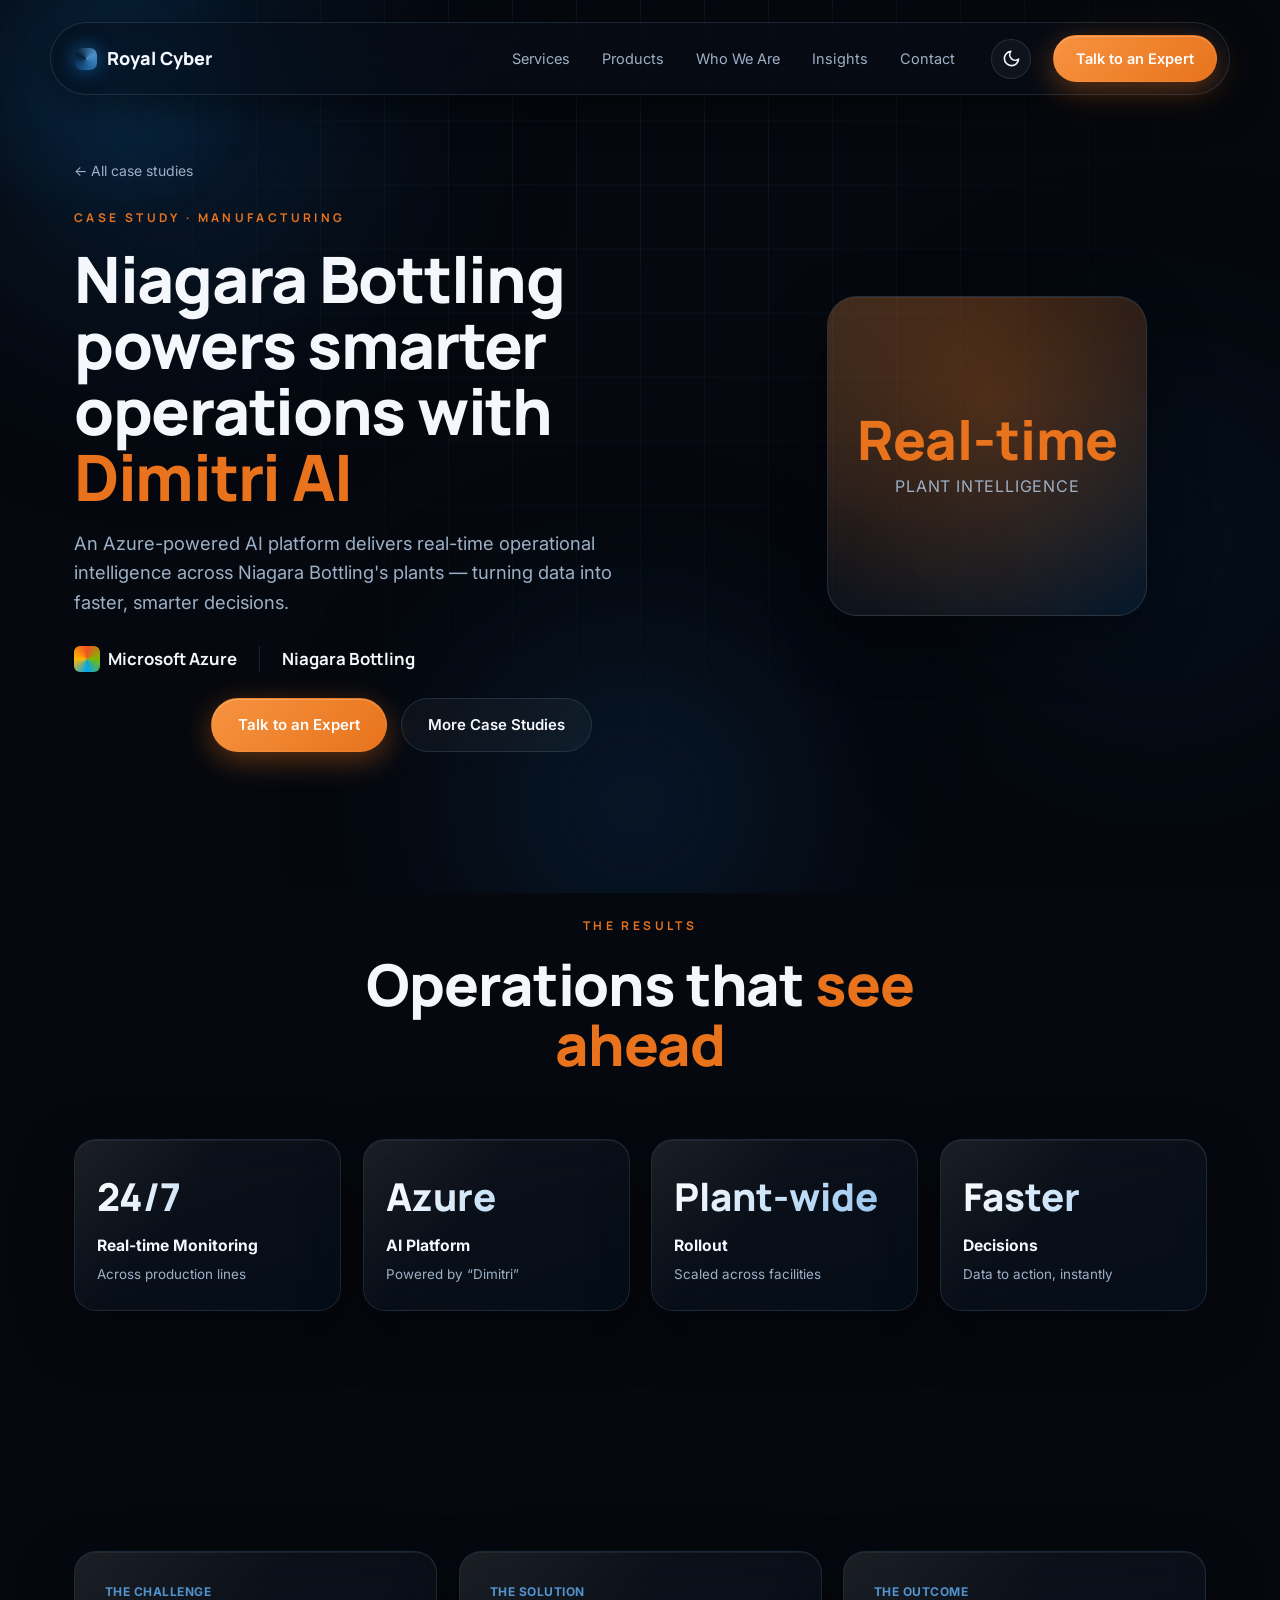
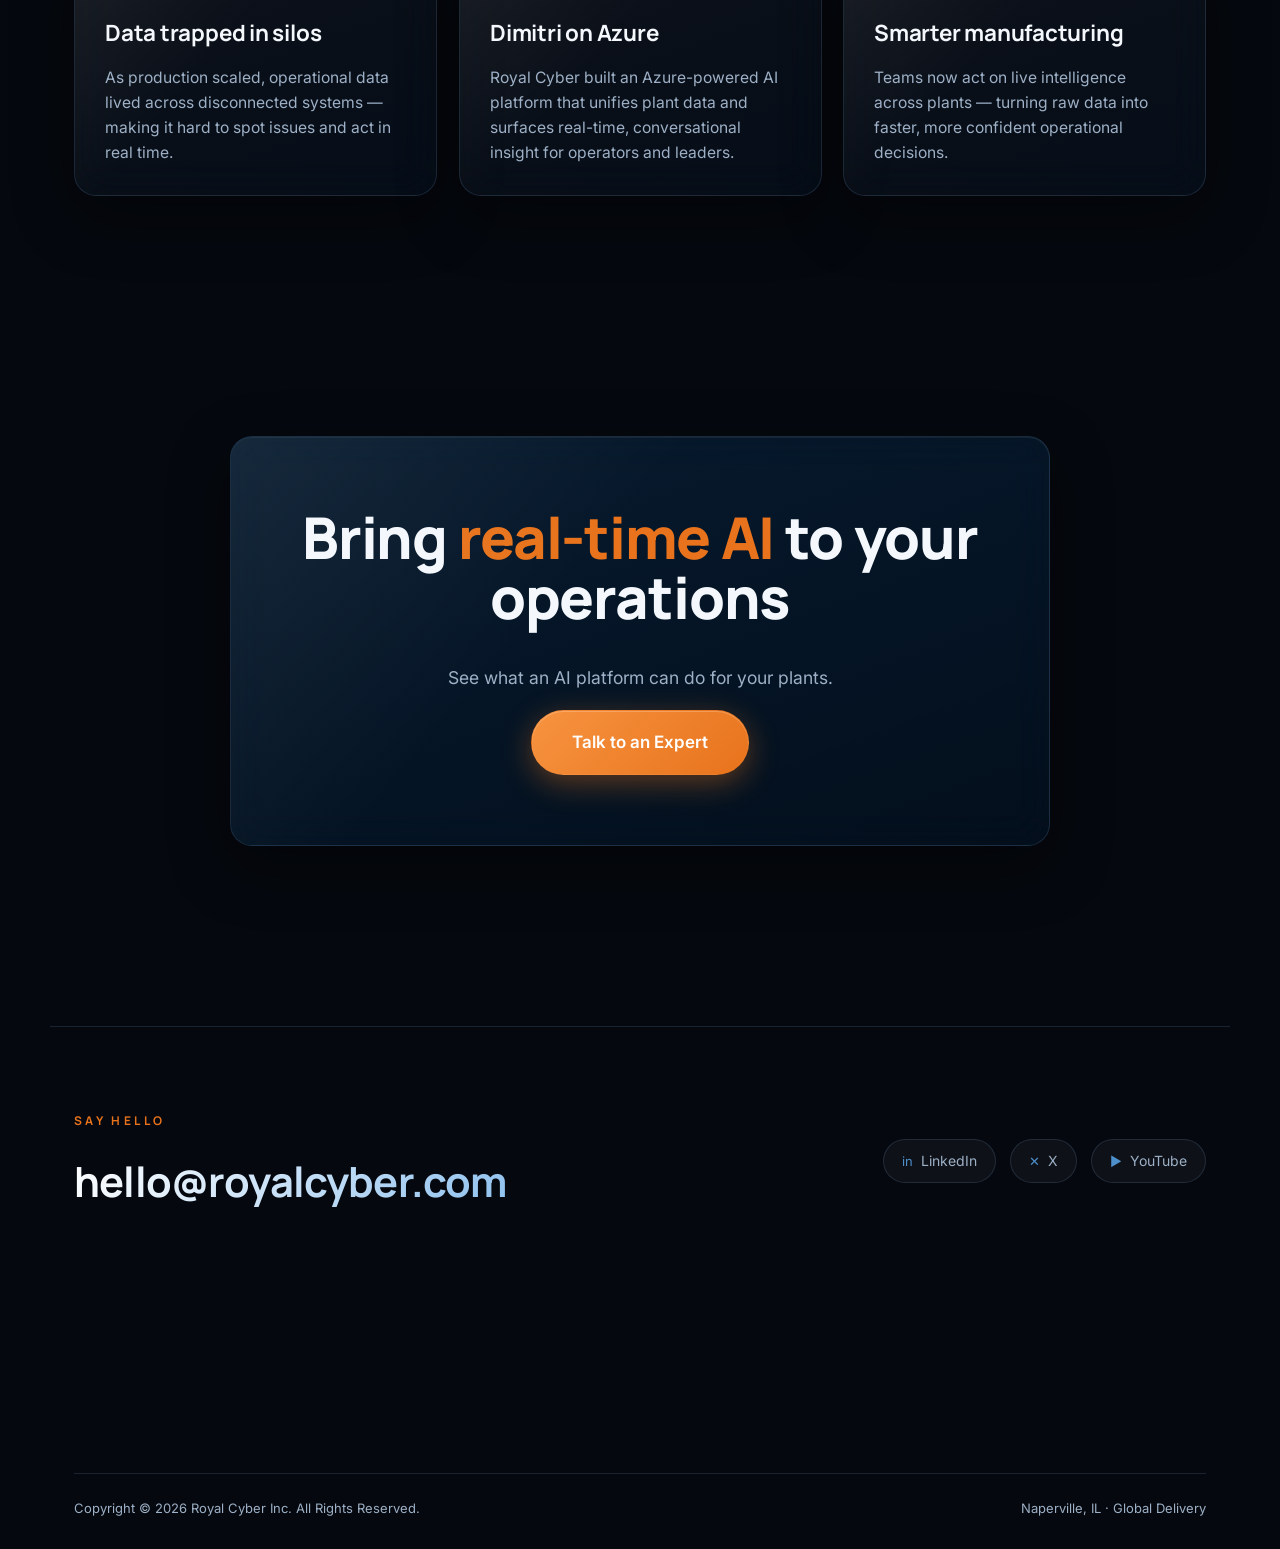
<file: case-studies/niagara-bottling.html>
<!DOCTYPE html>
<html lang="en">
<head>
  <meta charset="UTF-8" />
  <meta name="viewport" content="width=device-width, initial-scale=1.0" />
  <meta name="theme-color" content="#05080E" />
  <title>Niagara Bottling × Dimitri AI — Case Study | Royal Cyber</title>
  <meta name="description" content="How Royal Cyber built an Azure-powered AI platform, Dimitri, to deliver real-time operational intelligence across Niagara Bottling's plants." />
  <link rel="preconnect" href="https://fonts.googleapis.com" />
  <link rel="preconnect" href="https://fonts.gstatic.com" crossorigin />
  <link href="https://fonts.googleapis.com/css2?family=Manrope:wght@500;600;700;800&family=Inter:wght@400;500;600&display=swap" rel="stylesheet" />
  <link rel="stylesheet" href="../assets/styles.css" />
  <script>try{if(localStorage.getItem('rc-theme')==='light')document.documentElement.setAttribute('data-theme','light');}catch(e){}</script>
</head>
<body>
  <div class="progress" id="progress" aria-hidden="true"></div>
  <div class="aura" aria-hidden="true">
    <span class="aura__blob aura__blob--1"></span>
    <span class="aura__blob aura__blob--2"></span>
    <span class="aura__blob aura__blob--3"></span>
    <div class="aura__grid" data-speed="0.12"></div>
  </div>
  <div class="cursor-trail" id="cursorTrail" aria-hidden="true"></div>

  <header class="nav" id="nav">
    <a href="../index.html" class="nav__brand" aria-label="Royal Cyber home">
      <span class="nav__logo" aria-hidden="true"></span> Royal&nbsp;Cyber
    </a>
    <nav class="nav__links" aria-label="Primary">
      <a href="../index.html#services">Services</a>
      <a href="../index.html#products">Products</a>
      <a href="../index.html#why">Who We Are</a>
      <a href="../index.html#insights">Insights</a>
      <a href="#contact">Contact</a>
    </nav>
    <button class="theme-toggle" id="themeToggle" aria-label="Toggle light and dark mode" title="Toggle theme">
      <svg class="t-moon" viewBox="0 0 24 24" fill="none" stroke="currentColor" stroke-width="2" stroke-linecap="round" stroke-linejoin="round" aria-hidden="true"><path d="M21 12.8A9 9 0 1 1 11.2 3a7 7 0 0 0 9.8 9.8Z"/></svg>
      <svg class="t-sun" viewBox="0 0 24 24" fill="none" stroke="currentColor" stroke-width="2" stroke-linecap="round" stroke-linejoin="round" aria-hidden="true"><circle cx="12" cy="12" r="4.2"/><path d="M12 2v2M12 20v2M4 12H2M22 12h-2M5.6 5.6 4.2 4.2M19.8 19.8l-1.4-1.4M18.4 5.6l1.4-1.4M4.2 19.8l1.4-1.4"/></svg>
    </button>
    <a href="#contact" class="btn btn--primary nav__cta">Talk to an Expert</a>
    <button class="nav__burger" id="burger" aria-label="Toggle menu" aria-expanded="false"><span></span><span></span></button>
  </header>

  <main id="top">
    <section class="section phero">
      <div>
        <a href="../index.html#casestudy" class="back-link">← All case studies</a>
        <span class="eyebrow" data-reveal>Case Study · Manufacturing</span>
        <h1 class="phero__title" data-reveal>Niagara Bottling powers smarter operations with <em>Dimitri AI</em></h1>
        <p class="phero__sub" data-reveal>
          An Azure-powered AI platform delivers real-time operational intelligence across
          Niagara Bottling's plants — turning data into faster, smarter decisions.
        </p>
        <div class="cs__logos" style="justify-content:flex-start;margin-bottom:26px;" data-reveal>
          <span><span class="cs__logo-ic"></span> Microsoft Azure</span>
          <span class="sep"></span>
          <span>Niagara Bottling</span>
        </div>
        <div class="hero__cta phero__cta" data-reveal>
          <a href="#contact" class="btn btn--primary">Talk to an Expert</a>
          <a href="../index.html#casestudy" class="btn btn--ghost">More Case Studies</a>
        </div>
      </div>
      <div class="phero__art" data-reveal>
        <div class="phero__badge glass">
          <div style="text-align:center;position:relative;z-index:1;">
            <div style="font-family:var(--font-display);font-weight:800;font-size:clamp(2.4rem,6vw,3.4rem);color:var(--orange);line-height:1;">Real-time</div>
            <div style="color:var(--muted);margin-top:8px;letter-spacing:.05em;">PLANT INTELLIGENCE</div>
          </div>
        </div>
      </div>
    </section>

    <section class="section" id="results" style="padding-top:40px;">
      <div class="section__head">
        <span class="eyebrow" data-reveal>The Results</span>
        <h2 class="section__title" data-reveal>Operations that <em>see ahead</em></h2>
      </div>
      <div class="cardgrid">
        <div class="mcard glass" data-reveal><b>24/7</b><span class="mlabel">Real-time Monitoring</span><span class="mdesc">Across production lines</span></div>
        <div class="mcard glass" data-reveal><b>Azure</b><span class="mlabel">AI Platform</span><span class="mdesc">Powered by &ldquo;Dimitri&rdquo;</span></div>
        <div class="mcard glass" data-reveal><b>Plant-wide</b><span class="mlabel">Rollout</span><span class="mdesc">Scaled across facilities</span></div>
        <div class="mcard glass" data-reveal><b>Faster</b><span class="mlabel">Decisions</span><span class="mdesc">Data to action, instantly</span></div>
      </div>
    </section>

    <section class="section" id="story">
      <div class="cardgrid" style="grid-template-columns:repeat(3,1fr);">
        <article class="card glass tilt" data-reveal>
          <span class="success__tag">The Challenge</span>
          <h3 class="card__title">Data trapped in silos</h3>
          <p class="card__text">As production scaled, operational data lived across disconnected systems — making it hard to spot issues and act in real time.</p>
        </article>
        <article class="card glass tilt" data-reveal>
          <span class="success__tag">The Solution</span>
          <h3 class="card__title">Dimitri on Azure</h3>
          <p class="card__text">Royal Cyber built an Azure-powered AI platform that unifies plant data and surfaces real-time, conversational insight for operators and leaders.</p>
        </article>
        <article class="card glass tilt" data-reveal>
          <span class="success__tag">The Outcome</span>
          <h3 class="card__title">Smarter manufacturing</h3>
          <p class="card__text">Teams now act on live intelligence across plants — turning raw data into faster, more confident operational decisions.</p>
        </article>
      </div>
    </section>

    <section class="section cta-band">
      <div class="cta-band__inner glass" data-reveal>
        <h2 class="section__title">Bring <em>real-time AI</em> to your operations</h2>
        <p class="section__lead">See what an AI platform can do for your plants.</p>
        <a href="#contact" class="btn btn--primary btn--lg">Talk to an Expert</a>
      </div>
    </section>
  </main>

  <footer class="footer" id="contact">
    <div class="footer__top" style="display:flex;justify-content:space-between;gap:30px;flex-wrap:wrap;margin-bottom:40px;">
      <div class="footer__contact">
        <span class="eyebrow">Say hello</span>
        <a href="mailto:hello@royalcyber.com" class="footer__mail">hello@royalcyber.com</a>
      </div>
      <nav class="footer__social" aria-label="Social">
        <a href="#" aria-label="LinkedIn"><span>in</span>LinkedIn</a>
        <a href="#" aria-label="X"><span>✕</span>X</a>
        <a href="#" aria-label="YouTube"><span>▶</span>YouTube</a>
      </nav>
    </div>
    <div class="footer__brand" aria-hidden="true"><span data-reveal>ROYAL</span><span data-reveal>CYBER</span></div>
    <div class="footer__legal">
      <span>Copyright © <span id="year"></span> Royal Cyber Inc. All Rights Reserved.</span>
      <span>Naperville, IL · Global Delivery</span>
    </div>
  </footer>

  <script src="../assets/script.js"></script>
</body>
</html>
</file>
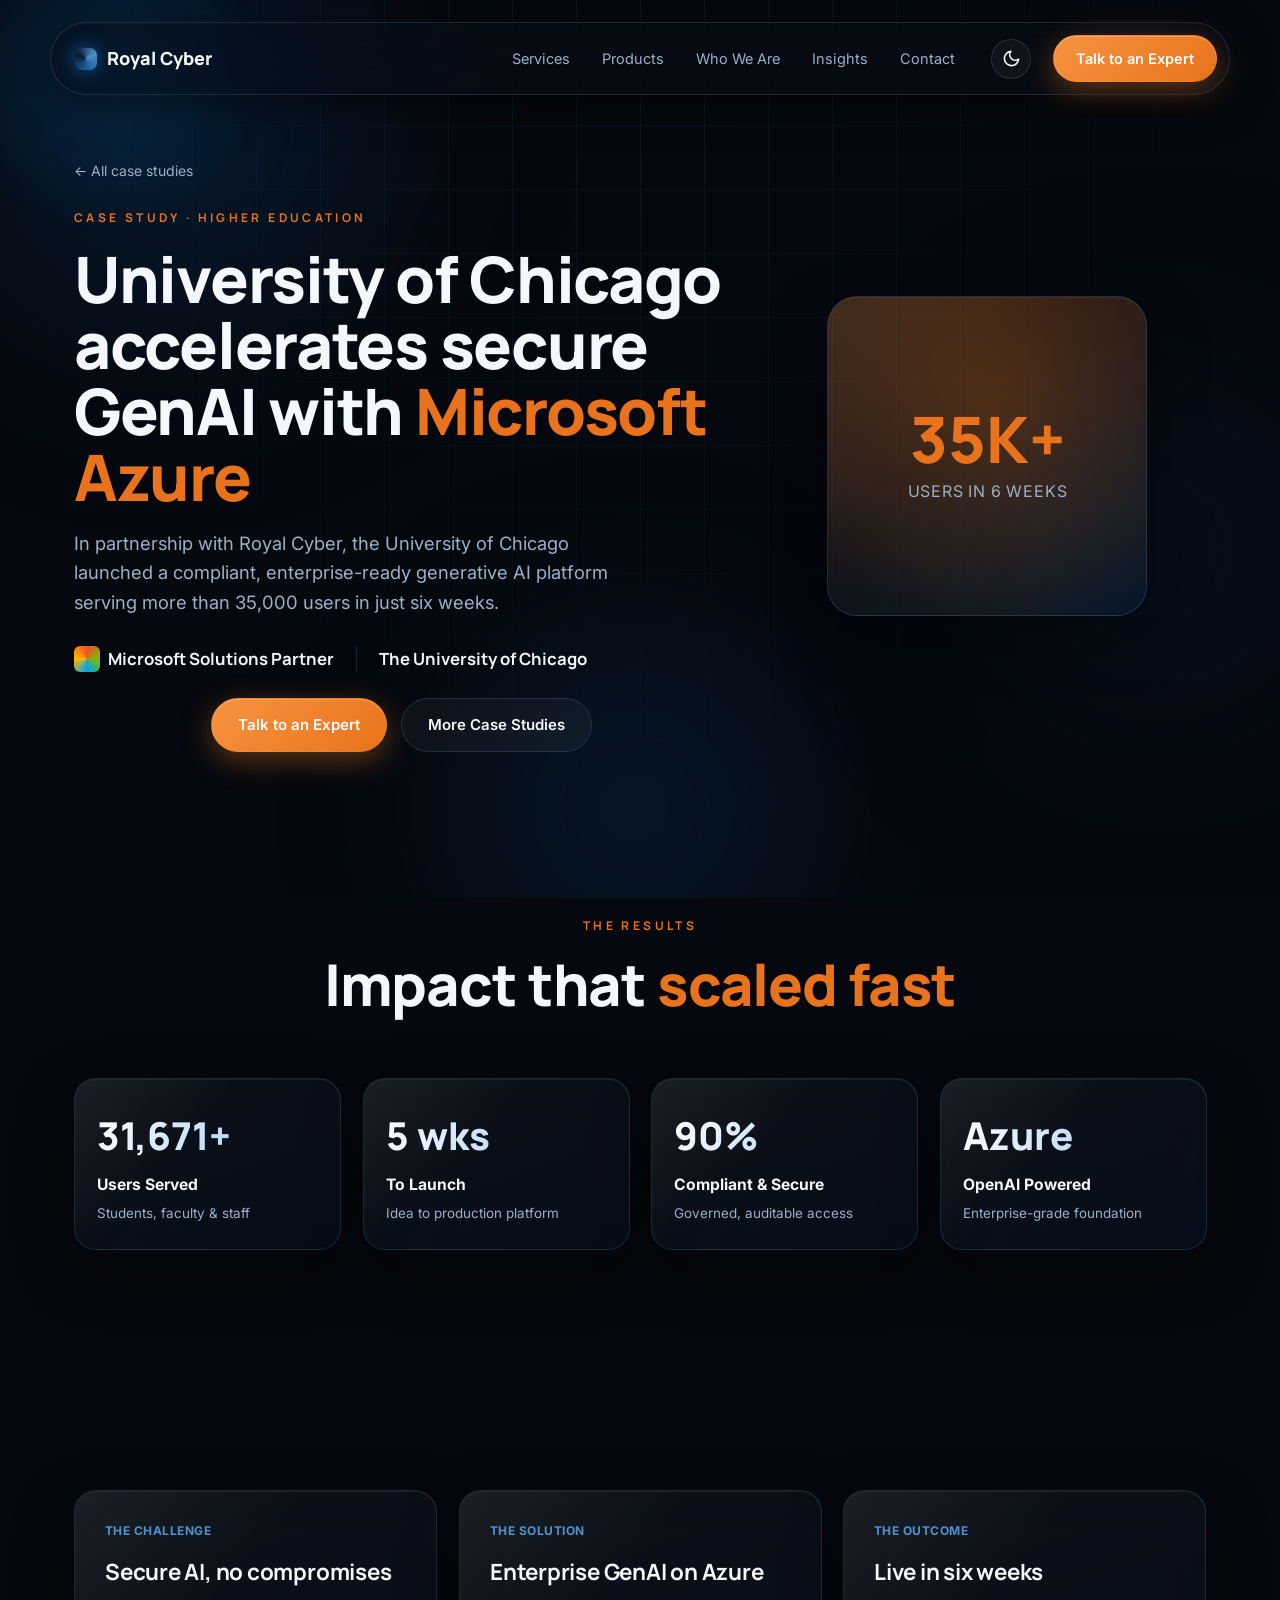
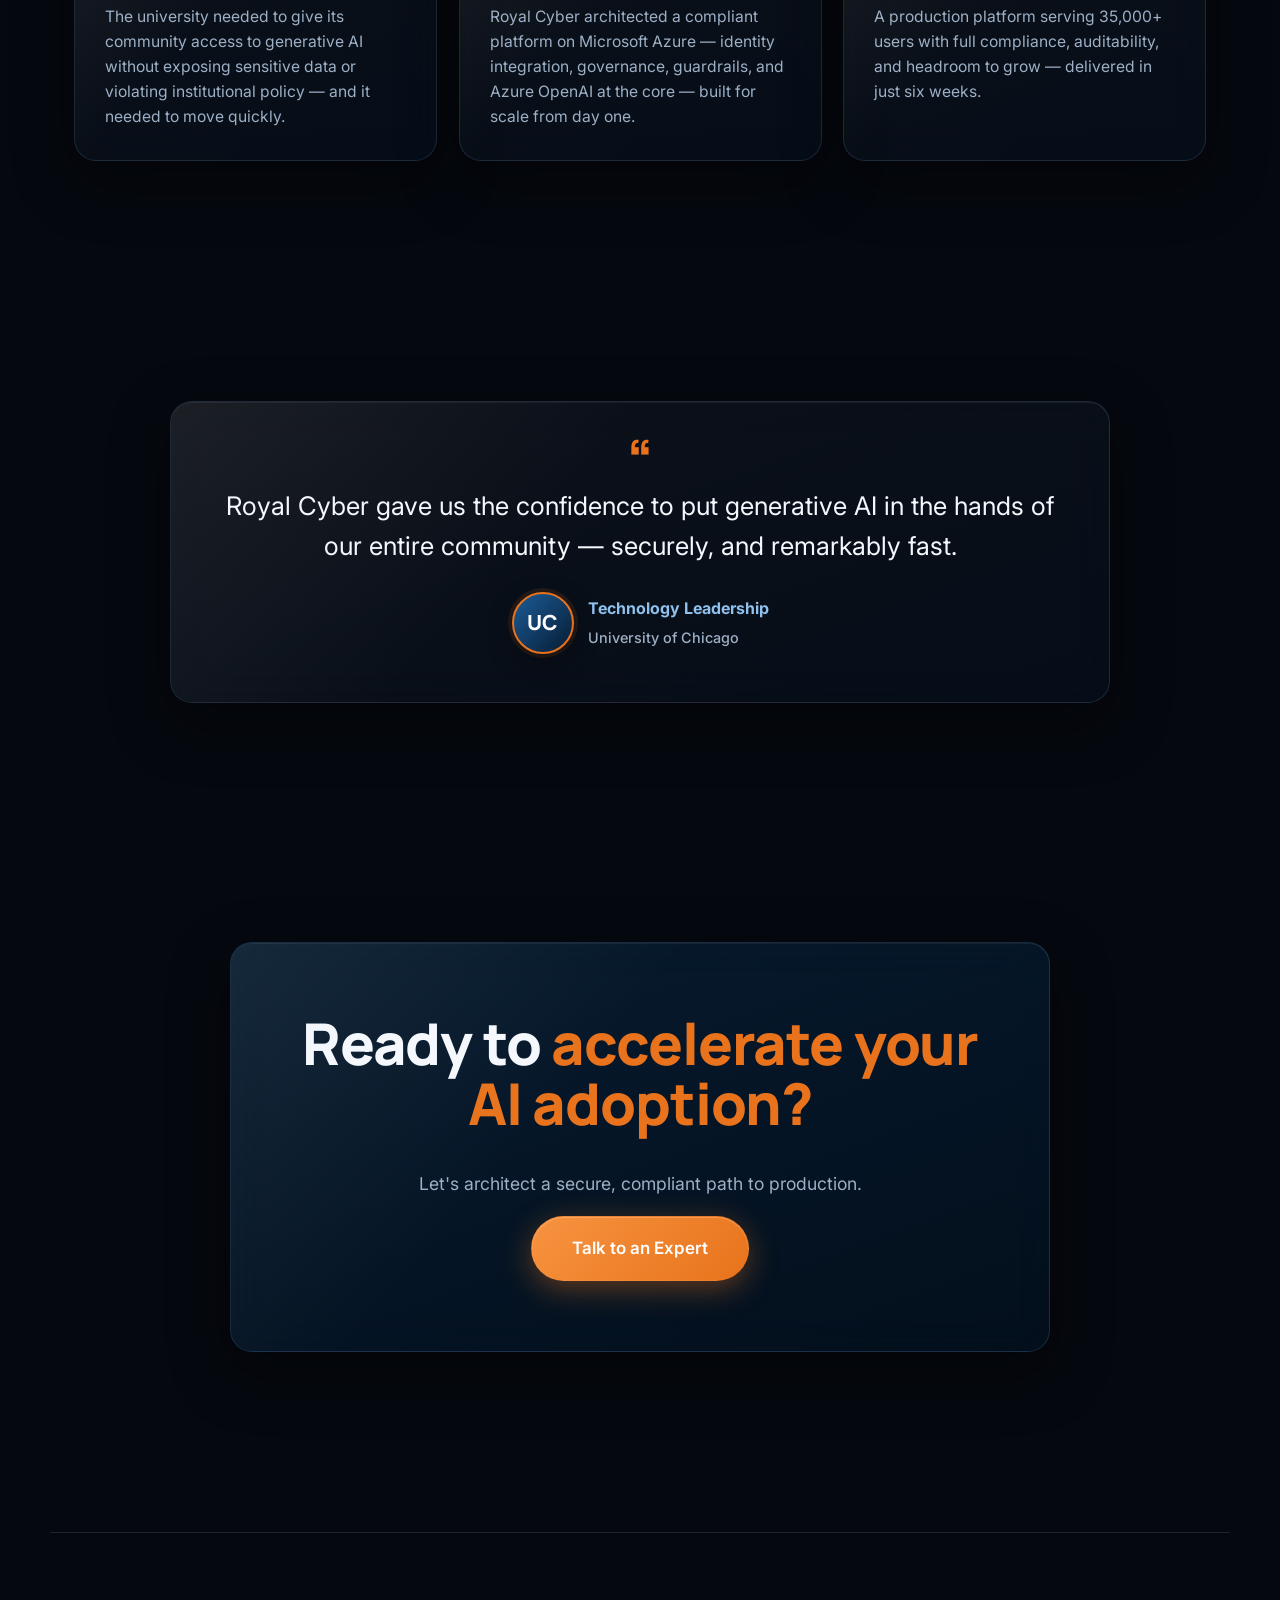
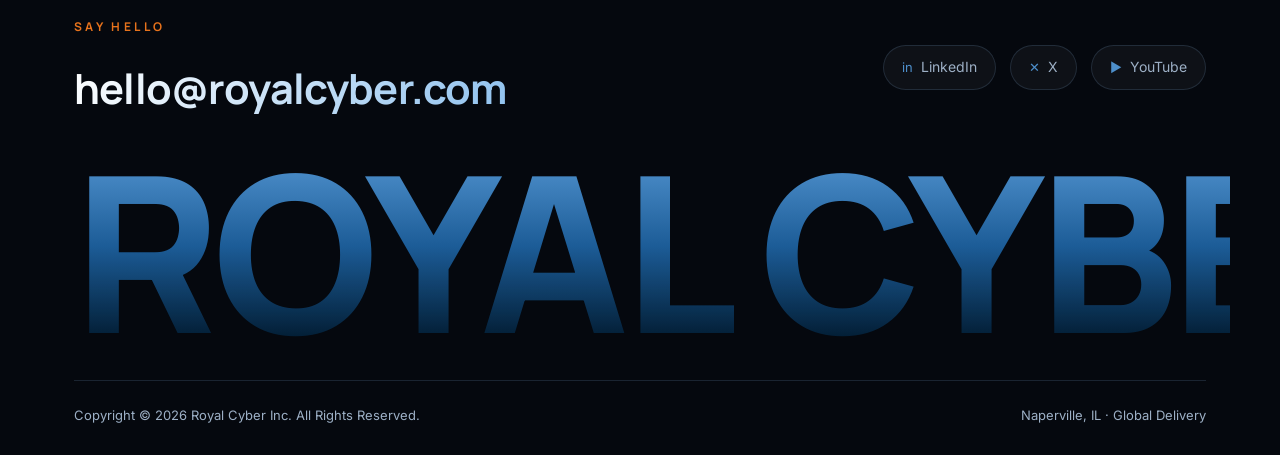
<file: case-studies/university-of-chicago.html>
<!DOCTYPE html>
<html lang="en">
<head>
  <meta charset="UTF-8" />
  <meta name="viewport" content="width=device-width, initial-scale=1.0" />
  <meta name="theme-color" content="#05080E" />
  <title>University of Chicago × Microsoft Azure — Case Study | Royal Cyber</title>
  <meta name="description" content="How Royal Cyber helped the University of Chicago launch a compliant, enterprise-ready generative AI platform on Microsoft Azure for 35,000+ users in six weeks." />
  <link rel="preconnect" href="https://fonts.googleapis.com" />
  <link rel="preconnect" href="https://fonts.gstatic.com" crossorigin />
  <link href="https://fonts.googleapis.com/css2?family=Manrope:wght@500;600;700;800&family=Inter:wght@400;500;600&display=swap" rel="stylesheet" />
  <link rel="stylesheet" href="../assets/styles.css" />
  <script>try{if(localStorage.getItem('rc-theme')==='light')document.documentElement.setAttribute('data-theme','light');}catch(e){}</script>
</head>
<body>
  <div class="progress" id="progress" aria-hidden="true"></div>
  <div class="aura" aria-hidden="true">
    <span class="aura__blob aura__blob--1"></span>
    <span class="aura__blob aura__blob--2"></span>
    <span class="aura__blob aura__blob--3"></span>
    <div class="aura__grid" data-speed="0.12"></div>
  </div>
  <div class="cursor-trail" id="cursorTrail" aria-hidden="true"></div>

  <header class="nav" id="nav">
    <a href="../index.html" class="nav__brand" aria-label="Royal Cyber home">
      <span class="nav__logo" aria-hidden="true"></span> Royal&nbsp;Cyber
    </a>
    <nav class="nav__links" aria-label="Primary">
      <a href="../index.html#services">Services</a>
      <a href="../index.html#products">Products</a>
      <a href="../index.html#why">Who We Are</a>
      <a href="../index.html#insights">Insights</a>
      <a href="#contact">Contact</a>
    </nav>
    <button class="theme-toggle" id="themeToggle" aria-label="Toggle light and dark mode" title="Toggle theme">
      <svg class="t-moon" viewBox="0 0 24 24" fill="none" stroke="currentColor" stroke-width="2" stroke-linecap="round" stroke-linejoin="round" aria-hidden="true"><path d="M21 12.8A9 9 0 1 1 11.2 3a7 7 0 0 0 9.8 9.8Z"/></svg>
      <svg class="t-sun" viewBox="0 0 24 24" fill="none" stroke="currentColor" stroke-width="2" stroke-linecap="round" stroke-linejoin="round" aria-hidden="true"><circle cx="12" cy="12" r="4.2"/><path d="M12 2v2M12 20v2M4 12H2M22 12h-2M5.6 5.6 4.2 4.2M19.8 19.8l-1.4-1.4M18.4 5.6l1.4-1.4M4.2 19.8l1.4-1.4"/></svg>
    </button>
    <a href="#contact" class="btn btn--primary nav__cta">Talk to an Expert</a>
    <button class="nav__burger" id="burger" aria-label="Toggle menu" aria-expanded="false"><span></span><span></span></button>
  </header>

  <main id="top">
    <section class="section phero">
      <div>
        <a href="../index.html#casestudy" class="back-link">← All case studies</a>
        <span class="eyebrow" data-reveal>Case Study · Higher Education</span>
        <h1 class="phero__title" data-reveal>University of Chicago accelerates secure GenAI with <em>Microsoft Azure</em></h1>
        <p class="phero__sub" data-reveal>
          In partnership with Royal Cyber, the University of Chicago launched a compliant,
          enterprise-ready generative AI platform serving more than 35,000 users in just six weeks.
        </p>
        <div class="cs__logos" style="justify-content:flex-start;margin-bottom:26px;" data-reveal>
          <span><span class="cs__logo-ic"></span> Microsoft Solutions Partner</span>
          <span class="sep"></span>
          <span>The University of Chicago</span>
        </div>
        <div class="hero__cta phero__cta" data-reveal>
          <a href="#contact" class="btn btn--primary">Talk to an Expert</a>
          <a href="../index.html#casestudy" class="btn btn--ghost">More Case Studies</a>
        </div>
      </div>
      <div class="phero__art" data-reveal>
        <div class="phero__badge glass">
          <div style="text-align:center;position:relative;z-index:1;">
            <div style="font-family:var(--font-display);font-weight:800;font-size:clamp(2.6rem,7vw,4rem);color:var(--orange);line-height:1;">35K+</div>
            <div style="color:var(--muted);margin-top:8px;letter-spacing:.05em;">USERS IN 6 WEEKS</div>
          </div>
        </div>
      </div>
    </section>

    <section class="section" id="results" style="padding-top:40px;">
      <div class="section__head">
        <span class="eyebrow" data-reveal>The Results</span>
        <h2 class="section__title" data-reveal>Impact that <em>scaled fast</em></h2>
      </div>
      <div class="cardgrid">
        <div class="mcard glass" data-reveal><b data-count="35000" data-suffix="+">0</b><span class="mlabel">Users Served</span><span class="mdesc">Students, faculty &amp; staff</span></div>
        <div class="mcard glass" data-reveal><b data-count="6" data-suffix=" wks">0</b><span class="mlabel">To Launch</span><span class="mdesc">Idea to production platform</span></div>
        <div class="mcard glass" data-reveal><b data-count="100" data-suffix="%">0</b><span class="mlabel">Compliant &amp; Secure</span><span class="mdesc">Governed, auditable access</span></div>
        <div class="mcard glass" data-reveal><b>Azure</b><span class="mlabel">OpenAI Powered</span><span class="mdesc">Enterprise-grade foundation</span></div>
      </div>
    </section>

    <section class="section" id="story">
      <div class="cardgrid" style="grid-template-columns:repeat(3,1fr);">
        <article class="card glass tilt" data-reveal>
          <span class="success__tag">The Challenge</span>
          <h3 class="card__title">Secure AI, no compromises</h3>
          <p class="card__text">The university needed to give its community access to generative AI without exposing sensitive data or violating institutional policy — and it needed to move quickly.</p>
        </article>
        <article class="card glass tilt" data-reveal>
          <span class="success__tag">The Solution</span>
          <h3 class="card__title">Enterprise GenAI on Azure</h3>
          <p class="card__text">Royal Cyber architected a compliant platform on Microsoft Azure — identity integration, governance, guardrails, and Azure OpenAI at the core — built for scale from day one.</p>
        </article>
        <article class="card glass tilt" data-reveal>
          <span class="success__tag">The Outcome</span>
          <h3 class="card__title">Live in six weeks</h3>
          <p class="card__text">A production platform serving 35,000+ users with full compliance, auditability, and headroom to grow — delivered in just six weeks.</p>
        </article>
      </div>
    </section>

    <section class="section" id="why">
      <div class="quote glass" data-reveal>
        <div class="quote__mark">“</div>
        <p class="quote__text">Royal Cyber gave us the confidence to put generative AI in the hands of our entire community — securely, and remarkably fast.</p>
        <div class="quote__by">
          <span class="quote__avatar" aria-hidden="true">UC</span>
          <span class="quote__author">Technology Leadership<span>University of Chicago</span></span>
        </div>
      </div>
    </section>

    <section class="section cta-band">
      <div class="cta-band__inner glass" data-reveal>
        <h2 class="section__title">Ready to <em>accelerate your AI adoption?</em></h2>
        <p class="section__lead">Let's architect a secure, compliant path to production.</p>
        <a href="#contact" class="btn btn--primary btn--lg">Talk to an Expert</a>
      </div>
    </section>
  </main>

  <footer class="footer" id="contact">
    <div class="footer__top" style="display:flex;justify-content:space-between;gap:30px;flex-wrap:wrap;margin-bottom:40px;">
      <div class="footer__contact">
        <span class="eyebrow">Say hello</span>
        <a href="mailto:hello@royalcyber.com" class="footer__mail">hello@royalcyber.com</a>
      </div>
      <nav class="footer__social" aria-label="Social">
        <a href="#" aria-label="LinkedIn"><span>in</span>LinkedIn</a>
        <a href="#" aria-label="X"><span>✕</span>X</a>
        <a href="#" aria-label="YouTube"><span>▶</span>YouTube</a>
      </nav>
    </div>
    <div class="footer__brand" aria-hidden="true"><span data-reveal>ROYAL</span><span data-reveal>CYBER</span></div>
    <div class="footer__legal">
      <span>Copyright © <span id="year"></span> Royal Cyber Inc. All Rights Reserved.</span>
      <span>Naperville, IL · Global Delivery</span>
    </div>
  </footer>

  <script src="../assets/script.js"></script>
</body>
</html>
</file>
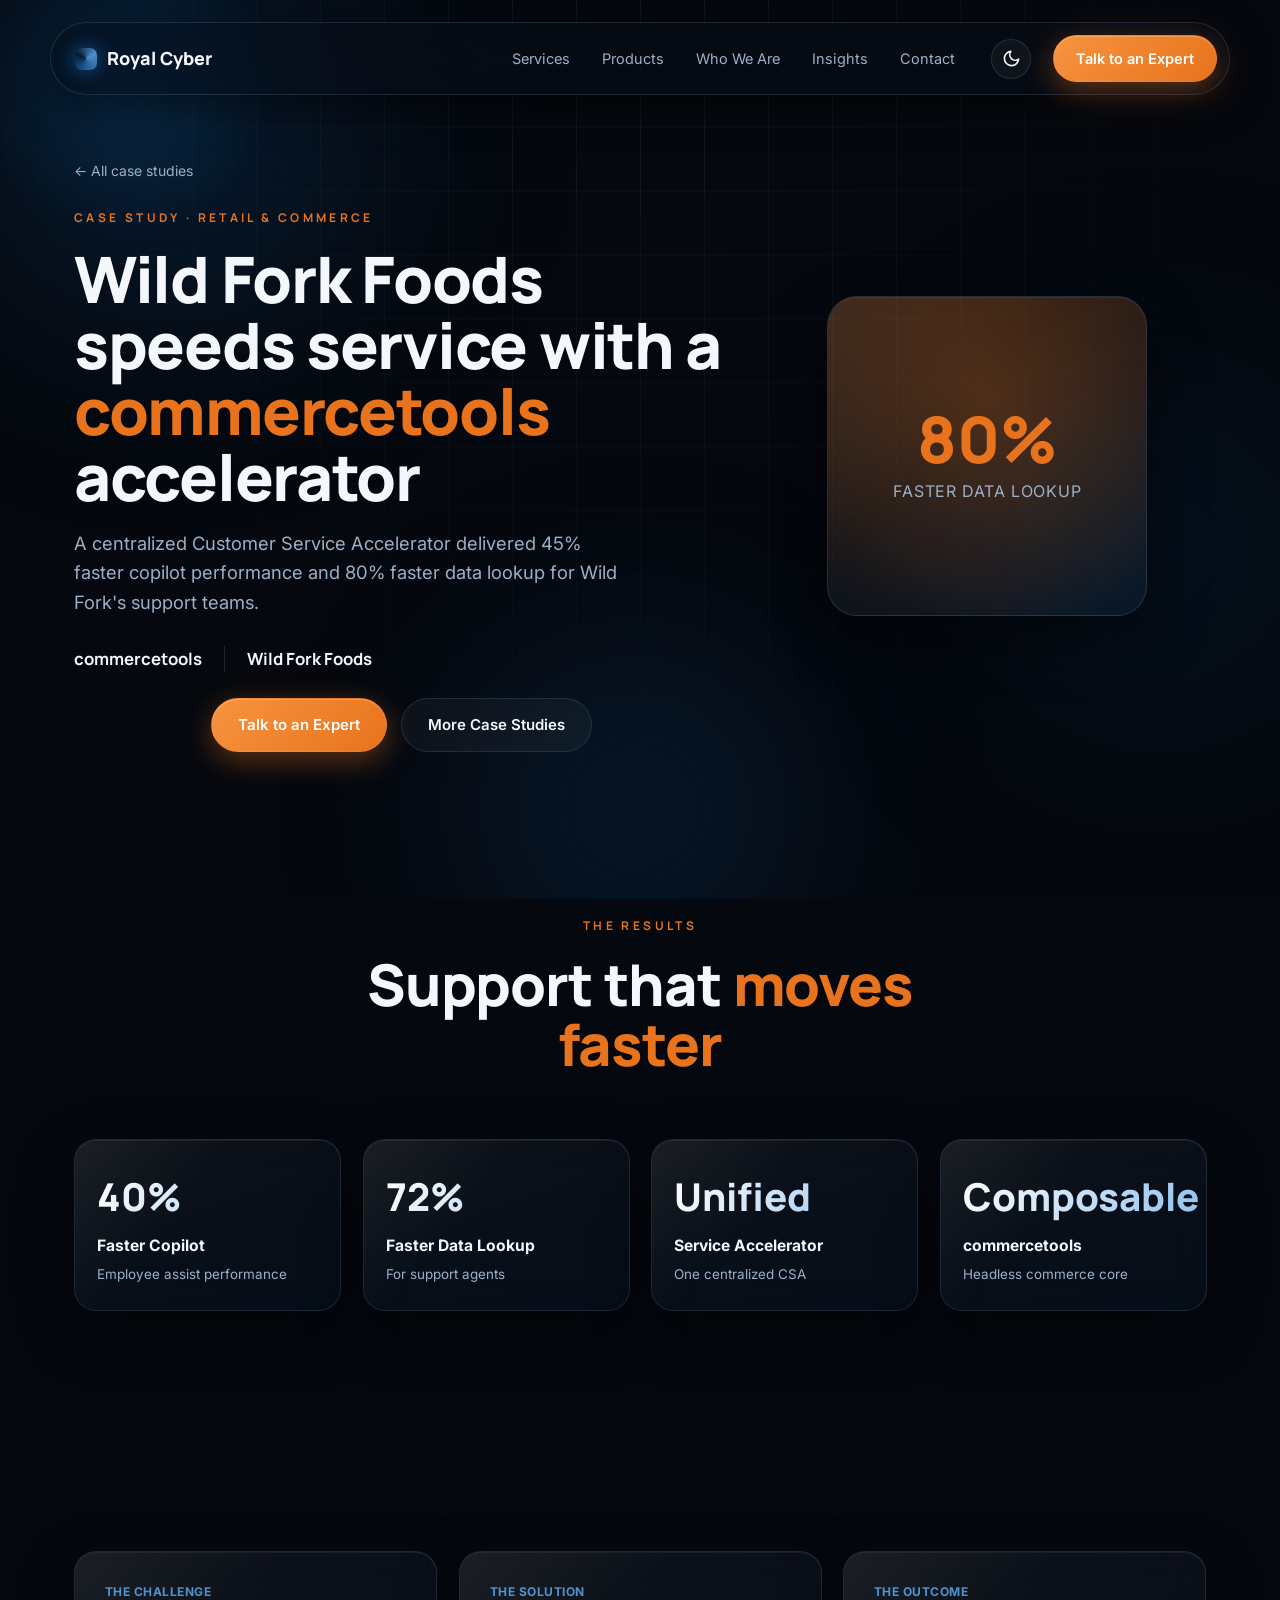
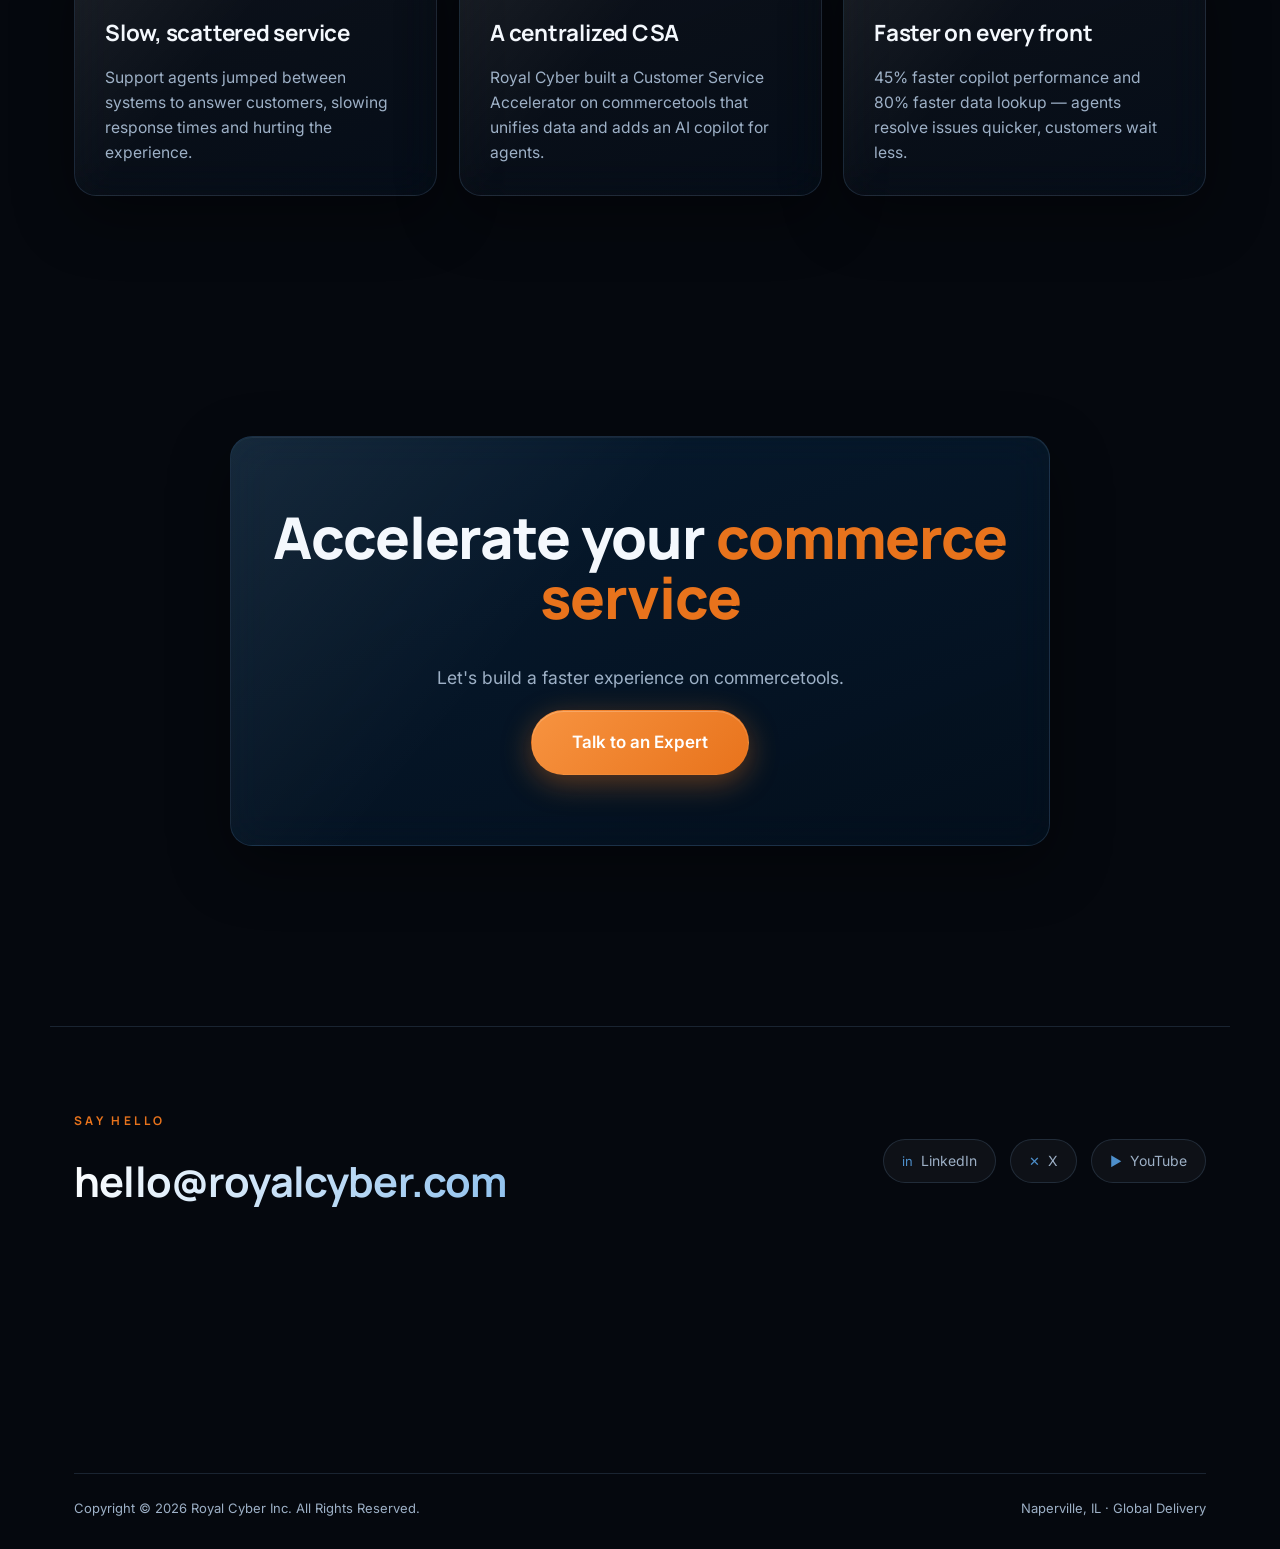
<file: case-studies/wild-fork-foods.html>
<!DOCTYPE html>
<html lang="en">
<head>
  <meta charset="UTF-8" />
  <meta name="viewport" content="width=device-width, initial-scale=1.0" />
  <meta name="theme-color" content="#05080E" />
  <title>Wild Fork Foods × commercetools — Case Study | Royal Cyber</title>
  <meta name="description" content="How Royal Cyber's centralized Customer Service Accelerator on commercetools delivered 45% faster copilot performance and 80% faster data lookup for Wild Fork Foods." />
  <link rel="preconnect" href="https://fonts.googleapis.com" />
  <link rel="preconnect" href="https://fonts.gstatic.com" crossorigin />
  <link href="https://fonts.googleapis.com/css2?family=Manrope:wght@500;600;700;800&family=Inter:wght@400;500;600&display=swap" rel="stylesheet" />
  <link rel="stylesheet" href="../assets/styles.css" />
  <script>try{if(localStorage.getItem('rc-theme')==='light')document.documentElement.setAttribute('data-theme','light');}catch(e){}</script>
</head>
<body>
  <div class="progress" id="progress" aria-hidden="true"></div>
  <div class="aura" aria-hidden="true">
    <span class="aura__blob aura__blob--1"></span>
    <span class="aura__blob aura__blob--2"></span>
    <span class="aura__blob aura__blob--3"></span>
    <div class="aura__grid" data-speed="0.12"></div>
  </div>
  <div class="cursor-trail" id="cursorTrail" aria-hidden="true"></div>

  <header class="nav" id="nav">
    <a href="../index.html" class="nav__brand" aria-label="Royal Cyber home">
      <span class="nav__logo" aria-hidden="true"></span> Royal&nbsp;Cyber
    </a>
    <nav class="nav__links" aria-label="Primary">
      <a href="../index.html#services">Services</a>
      <a href="../index.html#products">Products</a>
      <a href="../index.html#why">Who We Are</a>
      <a href="../index.html#insights">Insights</a>
      <a href="#contact">Contact</a>
    </nav>
    <button class="theme-toggle" id="themeToggle" aria-label="Toggle light and dark mode" title="Toggle theme">
      <svg class="t-moon" viewBox="0 0 24 24" fill="none" stroke="currentColor" stroke-width="2" stroke-linecap="round" stroke-linejoin="round" aria-hidden="true"><path d="M21 12.8A9 9 0 1 1 11.2 3a7 7 0 0 0 9.8 9.8Z"/></svg>
      <svg class="t-sun" viewBox="0 0 24 24" fill="none" stroke="currentColor" stroke-width="2" stroke-linecap="round" stroke-linejoin="round" aria-hidden="true"><circle cx="12" cy="12" r="4.2"/><path d="M12 2v2M12 20v2M4 12H2M22 12h-2M5.6 5.6 4.2 4.2M19.8 19.8l-1.4-1.4M18.4 5.6l1.4-1.4M4.2 19.8l1.4-1.4"/></svg>
    </button>
    <a href="#contact" class="btn btn--primary nav__cta">Talk to an Expert</a>
    <button class="nav__burger" id="burger" aria-label="Toggle menu" aria-expanded="false"><span></span><span></span></button>
  </header>

  <main id="top">
    <section class="section phero">
      <div>
        <a href="../index.html#casestudy" class="back-link">← All case studies</a>
        <span class="eyebrow" data-reveal>Case Study · Retail &amp; Commerce</span>
        <h1 class="phero__title" data-reveal>Wild Fork Foods speeds service with a <em>commercetools</em> accelerator</h1>
        <p class="phero__sub" data-reveal>
          A centralized Customer Service Accelerator delivered 45% faster copilot performance
          and 80% faster data lookup for Wild Fork's support teams.
        </p>
        <div class="cs__logos" style="justify-content:flex-start;margin-bottom:26px;" data-reveal>
          <span>commercetools</span>
          <span class="sep"></span>
          <span>Wild Fork Foods</span>
        </div>
        <div class="hero__cta phero__cta" data-reveal>
          <a href="#contact" class="btn btn--primary">Talk to an Expert</a>
          <a href="../index.html#casestudy" class="btn btn--ghost">More Case Studies</a>
        </div>
      </div>
      <div class="phero__art" data-reveal>
        <div class="phero__badge glass">
          <div style="text-align:center;position:relative;z-index:1;">
            <div style="font-family:var(--font-display);font-weight:800;font-size:clamp(2.6rem,7vw,4rem);color:var(--orange);line-height:1;">80%</div>
            <div style="color:var(--muted);margin-top:8px;letter-spacing:.05em;">FASTER DATA LOOKUP</div>
          </div>
        </div>
      </div>
    </section>

    <section class="section" id="results" style="padding-top:40px;">
      <div class="section__head">
        <span class="eyebrow" data-reveal>The Results</span>
        <h2 class="section__title" data-reveal>Support that <em>moves faster</em></h2>
      </div>
      <div class="cardgrid">
        <div class="mcard glass" data-reveal><b data-count="45" data-suffix="%">0</b><span class="mlabel">Faster Copilot</span><span class="mdesc">Employee assist performance</span></div>
        <div class="mcard glass" data-reveal><b data-count="80" data-suffix="%">0</b><span class="mlabel">Faster Data Lookup</span><span class="mdesc">For support agents</span></div>
        <div class="mcard glass" data-reveal><b>Unified</b><span class="mlabel">Service Accelerator</span><span class="mdesc">One centralized CSA</span></div>
        <div class="mcard glass" data-reveal><b>Composable</b><span class="mlabel">commercetools</span><span class="mdesc">Headless commerce core</span></div>
      </div>
    </section>

    <section class="section" id="story">
      <div class="cardgrid" style="grid-template-columns:repeat(3,1fr);">
        <article class="card glass tilt" data-reveal>
          <span class="success__tag">The Challenge</span>
          <h3 class="card__title">Slow, scattered service</h3>
          <p class="card__text">Support agents jumped between systems to answer customers, slowing response times and hurting the experience.</p>
        </article>
        <article class="card glass tilt" data-reveal>
          <span class="success__tag">The Solution</span>
          <h3 class="card__title">A centralized CSA</h3>
          <p class="card__text">Royal Cyber built a Customer Service Accelerator on commercetools that unifies data and adds an AI copilot for agents.</p>
        </article>
        <article class="card glass tilt" data-reveal>
          <span class="success__tag">The Outcome</span>
          <h3 class="card__title">Faster on every front</h3>
          <p class="card__text">45% faster copilot performance and 80% faster data lookup — agents resolve issues quicker, customers wait less.</p>
        </article>
      </div>
    </section>

    <section class="section cta-band">
      <div class="cta-band__inner glass" data-reveal>
        <h2 class="section__title">Accelerate your <em>commerce service</em></h2>
        <p class="section__lead">Let's build a faster experience on commercetools.</p>
        <a href="#contact" class="btn btn--primary btn--lg">Talk to an Expert</a>
      </div>
    </section>
  </main>

  <footer class="footer" id="contact">
    <div class="footer__top" style="display:flex;justify-content:space-between;gap:30px;flex-wrap:wrap;margin-bottom:40px;">
      <div class="footer__contact">
        <span class="eyebrow">Say hello</span>
        <a href="mailto:hello@royalcyber.com" class="footer__mail">hello@royalcyber.com</a>
      </div>
      <nav class="footer__social" aria-label="Social">
        <a href="#" aria-label="LinkedIn"><span>in</span>LinkedIn</a>
        <a href="#" aria-label="X"><span>✕</span>X</a>
        <a href="#" aria-label="YouTube"><span>▶</span>YouTube</a>
      </nav>
    </div>
    <div class="footer__brand" aria-hidden="true"><span data-reveal>ROYAL</span><span data-reveal>CYBER</span></div>
    <div class="footer__legal">
      <span>Copyright © <span id="year"></span> Royal Cyber Inc. All Rights Reserved.</span>
      <span>Naperville, IL · Global Delivery</span>
    </div>
  </footer>

  <script src="../assets/script.js"></script>
</body>
</html>
</file>
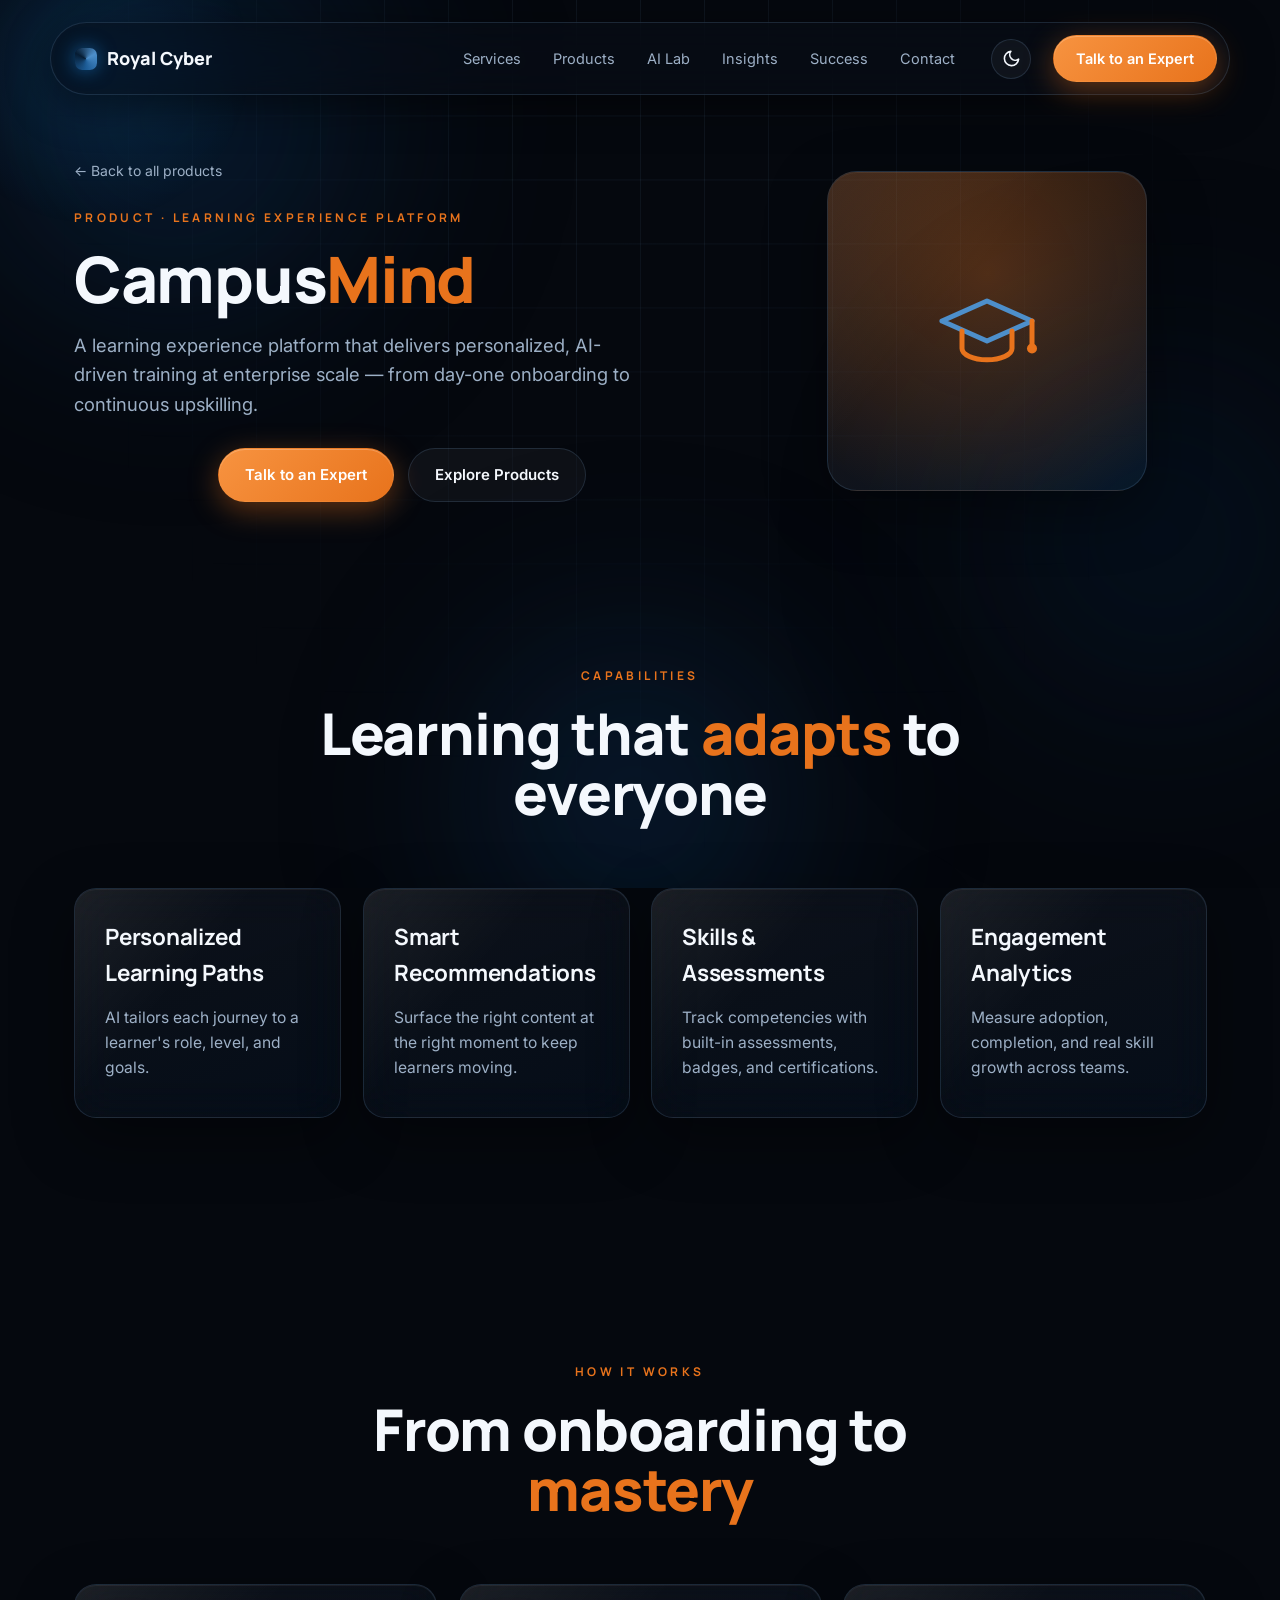
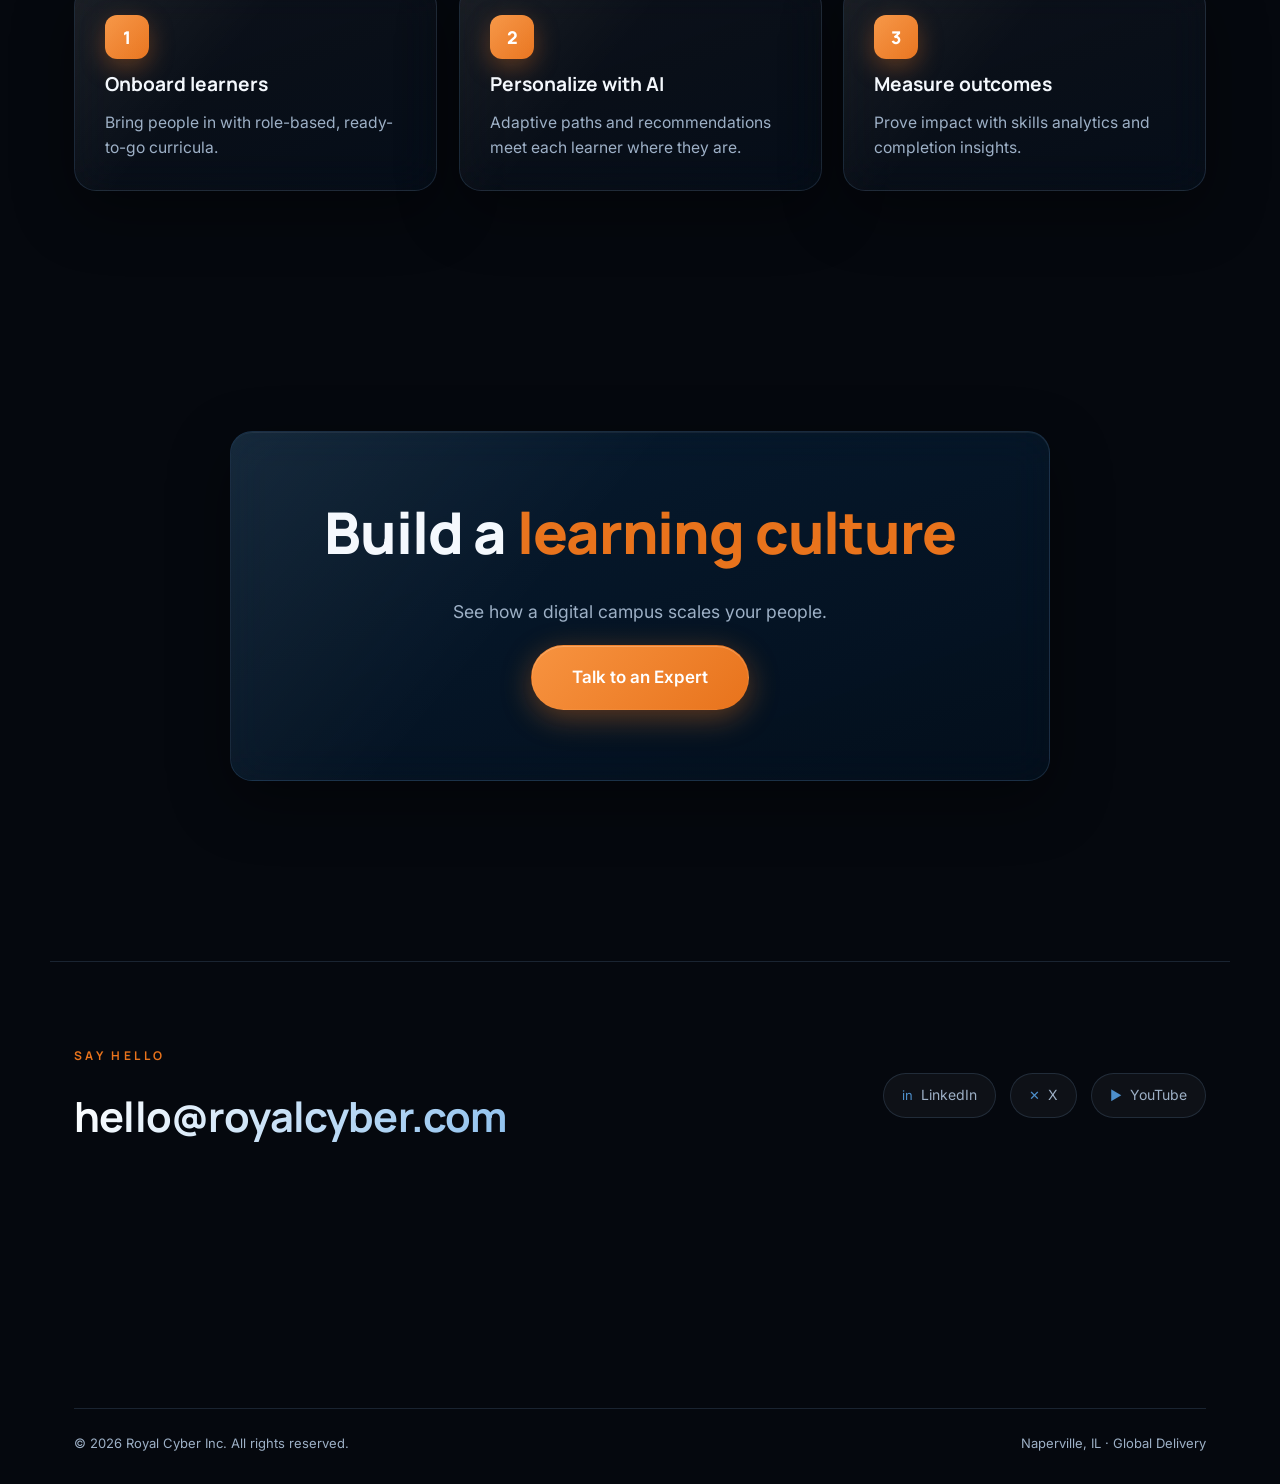
<file: products/ai-digital-campus.html>
<!DOCTYPE html>
<html lang="en">
<head>
  <meta charset="UTF-8" />
  <meta name="viewport" content="width=device-width, initial-scale=1.0" />
  <meta name="theme-color" content="#05080E" />
  <title>CampusMind — Royal Cyber</title>
  <meta name="description" content="A learning experience platform delivering personalized, AI-driven training at enterprise scale." />
  <link rel="preconnect" href="https://fonts.googleapis.com" />
  <link rel="preconnect" href="https://fonts.gstatic.com" crossorigin />
  <link href="https://fonts.googleapis.com/css2?family=Manrope:wght@500;600;700;800&family=Inter:wght@400;500;600&display=swap" rel="stylesheet" />
  <link rel="stylesheet" href="../assets/styles.css" />
  <script>try{if(localStorage.getItem('rc-theme')==='light')document.documentElement.setAttribute('data-theme','light');}catch(e){}</script>
</head>
<body>
  <div class="progress" id="progress" aria-hidden="true"></div>
  <div class="aura" aria-hidden="true">
    <span class="aura__blob aura__blob--1"></span>
    <span class="aura__blob aura__blob--2"></span>
    <span class="aura__blob aura__blob--3"></span>
    <div class="aura__grid" data-speed="0.12"></div>
  </div>
  <div class="cursor-trail" id="cursorTrail" aria-hidden="true"></div>

  <header class="nav" id="nav">
    <a href="../index.html" class="nav__brand" aria-label="Royal Cyber home">
      <span class="nav__logo" aria-hidden="true"></span> Royal&nbsp;Cyber
    </a>
    <nav class="nav__links" aria-label="Primary">
      <a href="../index.html#services">Services</a>
      <a href="../index.html#products">Products</a>
      <a href="../index.html#ailab">AI Lab</a>
      <a href="../index.html#insights">Insights</a>
      <a href="../index.html#success">Success</a>
      <a href="#contact">Contact</a>
    </nav>
    <button class="theme-toggle" id="themeToggle" aria-label="Toggle light and dark mode" title="Toggle theme">
      <svg class="t-moon" viewBox="0 0 24 24" fill="none" stroke="currentColor" stroke-width="2" stroke-linecap="round" stroke-linejoin="round" aria-hidden="true"><path d="M21 12.8A9 9 0 1 1 11.2 3a7 7 0 0 0 9.8 9.8Z"/></svg>
      <svg class="t-sun" viewBox="0 0 24 24" fill="none" stroke="currentColor" stroke-width="2" stroke-linecap="round" stroke-linejoin="round" aria-hidden="true"><circle cx="12" cy="12" r="4.2"/><path d="M12 2v2M12 20v2M4 12H2M22 12h-2M5.6 5.6 4.2 4.2M19.8 19.8l-1.4-1.4M18.4 5.6l1.4-1.4M4.2 19.8l1.4-1.4"/></svg>
    </button>
    <a href="#contact" class="btn btn--primary nav__cta">Talk to an Expert</a>
    <button class="nav__burger" id="burger" aria-label="Toggle menu" aria-expanded="false"><span></span><span></span></button>
  </header>

  <main id="top">
    <section class="section phero">
      <div>
        <a href="../index.html#products" class="back-link">← Back to all products</a>
        <span class="eyebrow" data-reveal>Product · Learning Experience Platform</span>
        <h1 class="phero__title" data-reveal>Campus<em>Mind</em></h1>
        <p class="phero__sub" data-reveal>
          A learning experience platform that delivers personalized, AI-driven training at
          enterprise scale — from day-one onboarding to continuous upskilling.
        </p>
        <div class="hero__cta phero__cta" data-reveal>
          <a href="#contact" class="btn btn--primary">Talk to an Expert</a>
          <a href="../index.html#products" class="btn btn--ghost">Explore Products</a>
        </div>
      </div>
      <div class="phero__art" data-reveal>
        <div class="phero__badge glass">
          <svg class="picon picon--lg picon--cap" viewBox="0 0 48 48" aria-hidden="true">
            <path class="strokeb draw" d="M6 20 L24 12 L42 20 L24 28 Z"/>
            <path class="stroke" d="M14 24 v7 a10 4.5 0 0 0 20 0 v-7"/>
            <line class="stroke tassel" x1="42" y1="20" x2="42" y2="30"/>
            <circle class="fillp tassel" cx="42" cy="31" r="2"/>
          </svg>
        </div>
      </div>
    </section>

    <section class="section" id="features" style="padding-top:40px;">
      <div class="section__head">
        <span class="eyebrow" data-reveal>Capabilities</span>
        <h2 class="section__title" data-reveal>Learning that <em>adapts</em> to everyone</h2>
      </div>
      <div class="cardgrid">
        <article class="card glass tilt" data-reveal>
          <h3 class="card__title">Personalized Learning Paths</h3>
          <p class="card__text">AI tailors each journey to a learner's role, level, and goals.</p>
        </article>
        <article class="card glass tilt" data-reveal>
          <h3 class="card__title">Smart Recommendations</h3>
          <p class="card__text">Surface the right content at the right moment to keep learners moving.</p>
        </article>
        <article class="card glass tilt" data-reveal>
          <h3 class="card__title">Skills &amp; Assessments</h3>
          <p class="card__text">Track competencies with built-in assessments, badges, and certifications.</p>
        </article>
        <article class="card glass tilt" data-reveal>
          <h3 class="card__title">Engagement Analytics</h3>
          <p class="card__text">Measure adoption, completion, and real skill growth across teams.</p>
        </article>
      </div>
    </section>

    <section class="section" id="how">
      <div class="section__head">
        <span class="eyebrow" data-reveal>How it works</span>
        <h2 class="section__title" data-reveal>From onboarding to <em>mastery</em></h2>
      </div>
      <div class="steps">
        <div class="step glass" data-reveal><span class="step__n">1</span><h3 class="step__t">Onboard learners</h3><p class="card__text">Bring people in with role-based, ready-to-go curricula.</p></div>
        <div class="step glass" data-reveal><span class="step__n">2</span><h3 class="step__t">Personalize with AI</h3><p class="card__text">Adaptive paths and recommendations meet each learner where they are.</p></div>
        <div class="step glass" data-reveal><span class="step__n">3</span><h3 class="step__t">Measure outcomes</h3><p class="card__text">Prove impact with skills analytics and completion insights.</p></div>
      </div>
    </section>

    <section class="section cta-band">
      <div class="cta-band__inner glass" data-reveal>
        <h2 class="section__title">Build a <em>learning culture</em></h2>
        <p class="section__lead">See how a digital campus scales your people.</p>
        <a href="#contact" class="btn btn--primary btn--lg">Talk to an Expert</a>
      </div>
    </section>
  </main>

  <footer class="footer" id="contact">
    <div class="footer__top">
      <div class="footer__contact">
        <span class="eyebrow">Say hello</span>
        <a href="mailto:hello@royalcyber.com" class="footer__mail">hello@royalcyber.com</a>
      </div>
      <nav class="footer__social" aria-label="Social">
        <a href="#" aria-label="LinkedIn"><span>in</span>LinkedIn</a>
        <a href="#" aria-label="X"><span>✕</span>X</a>
        <a href="#" aria-label="YouTube"><span>▶</span>YouTube</a>
      </nav>
    </div>
    <div class="footer__brand" aria-hidden="true"><span data-reveal>ROYAL</span><span data-reveal>CYBER</span></div>
    <div class="footer__legal">
      <span>© <span id="year"></span> Royal Cyber Inc. All rights reserved.</span>
      <span>Naperville, IL · Global Delivery</span>
    </div>
  </footer>

  <script src="../assets/script.js"></script>
</body>
</html>
</file>
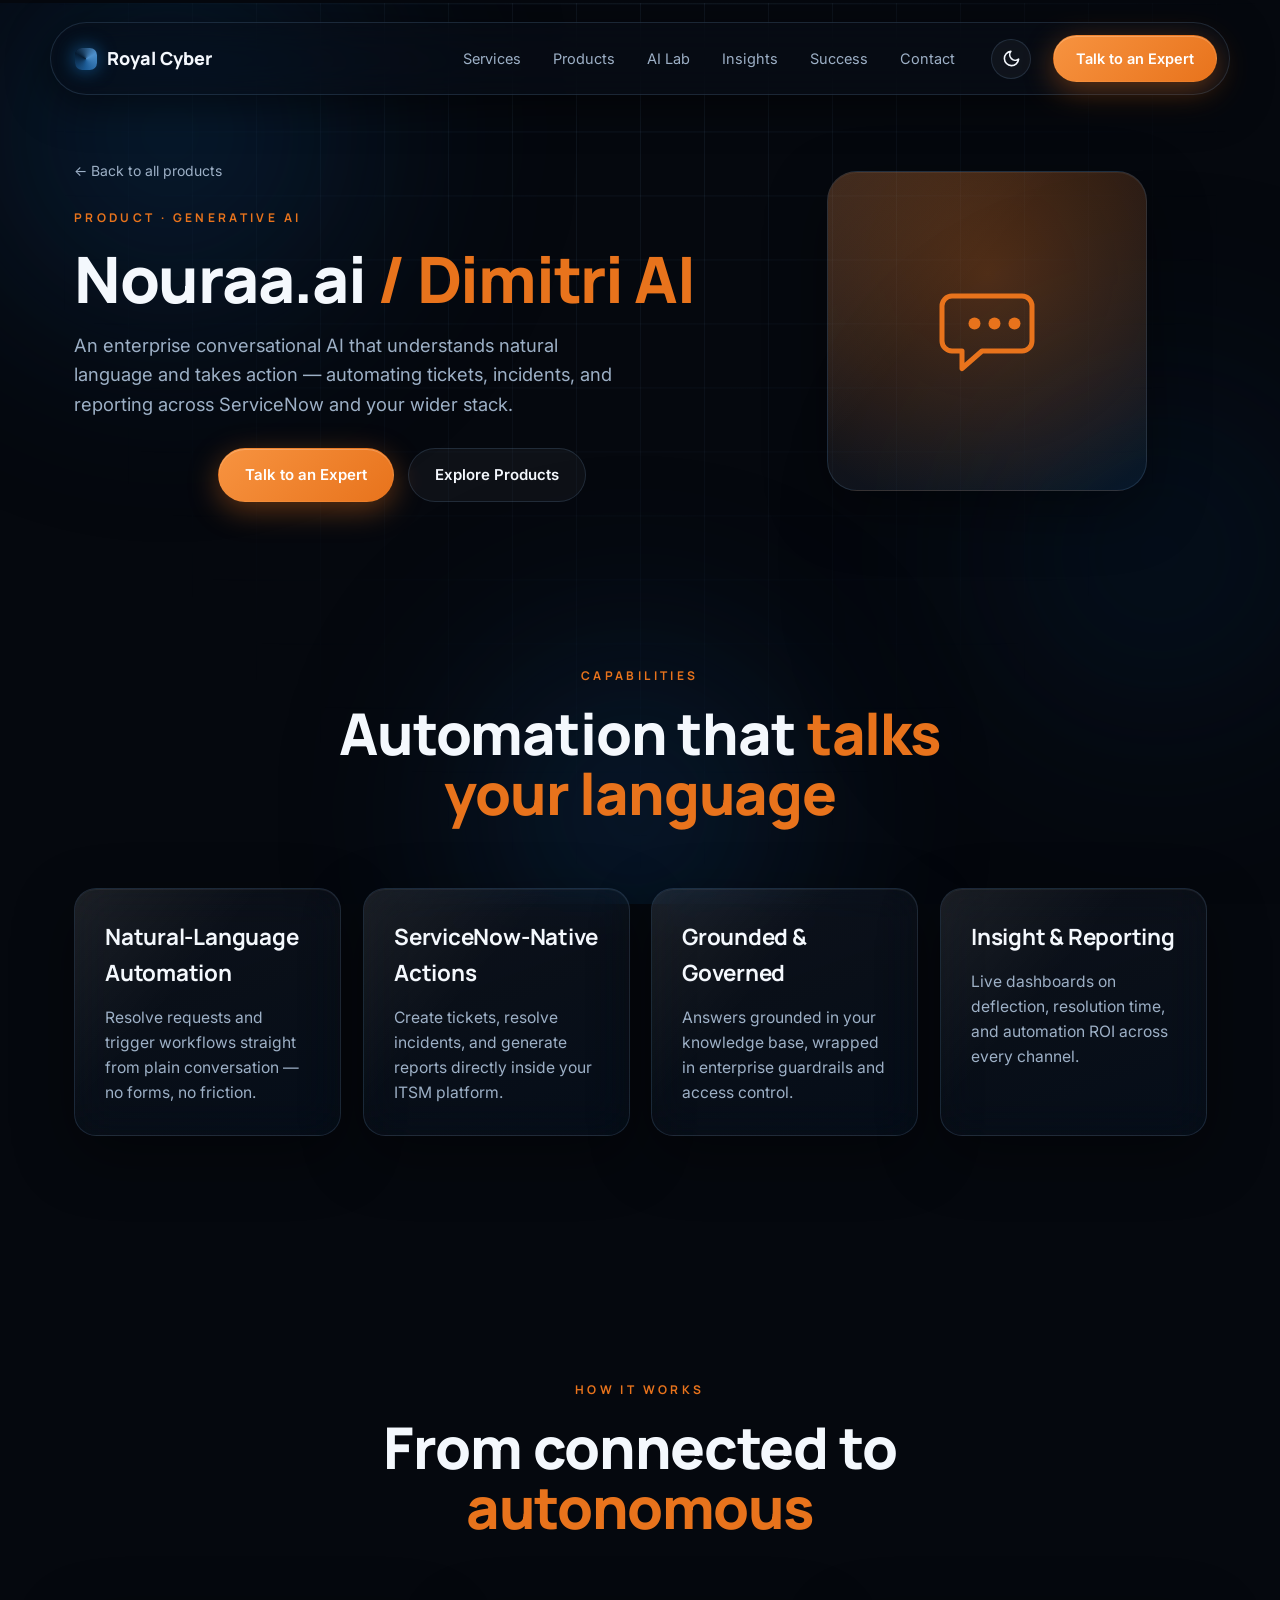
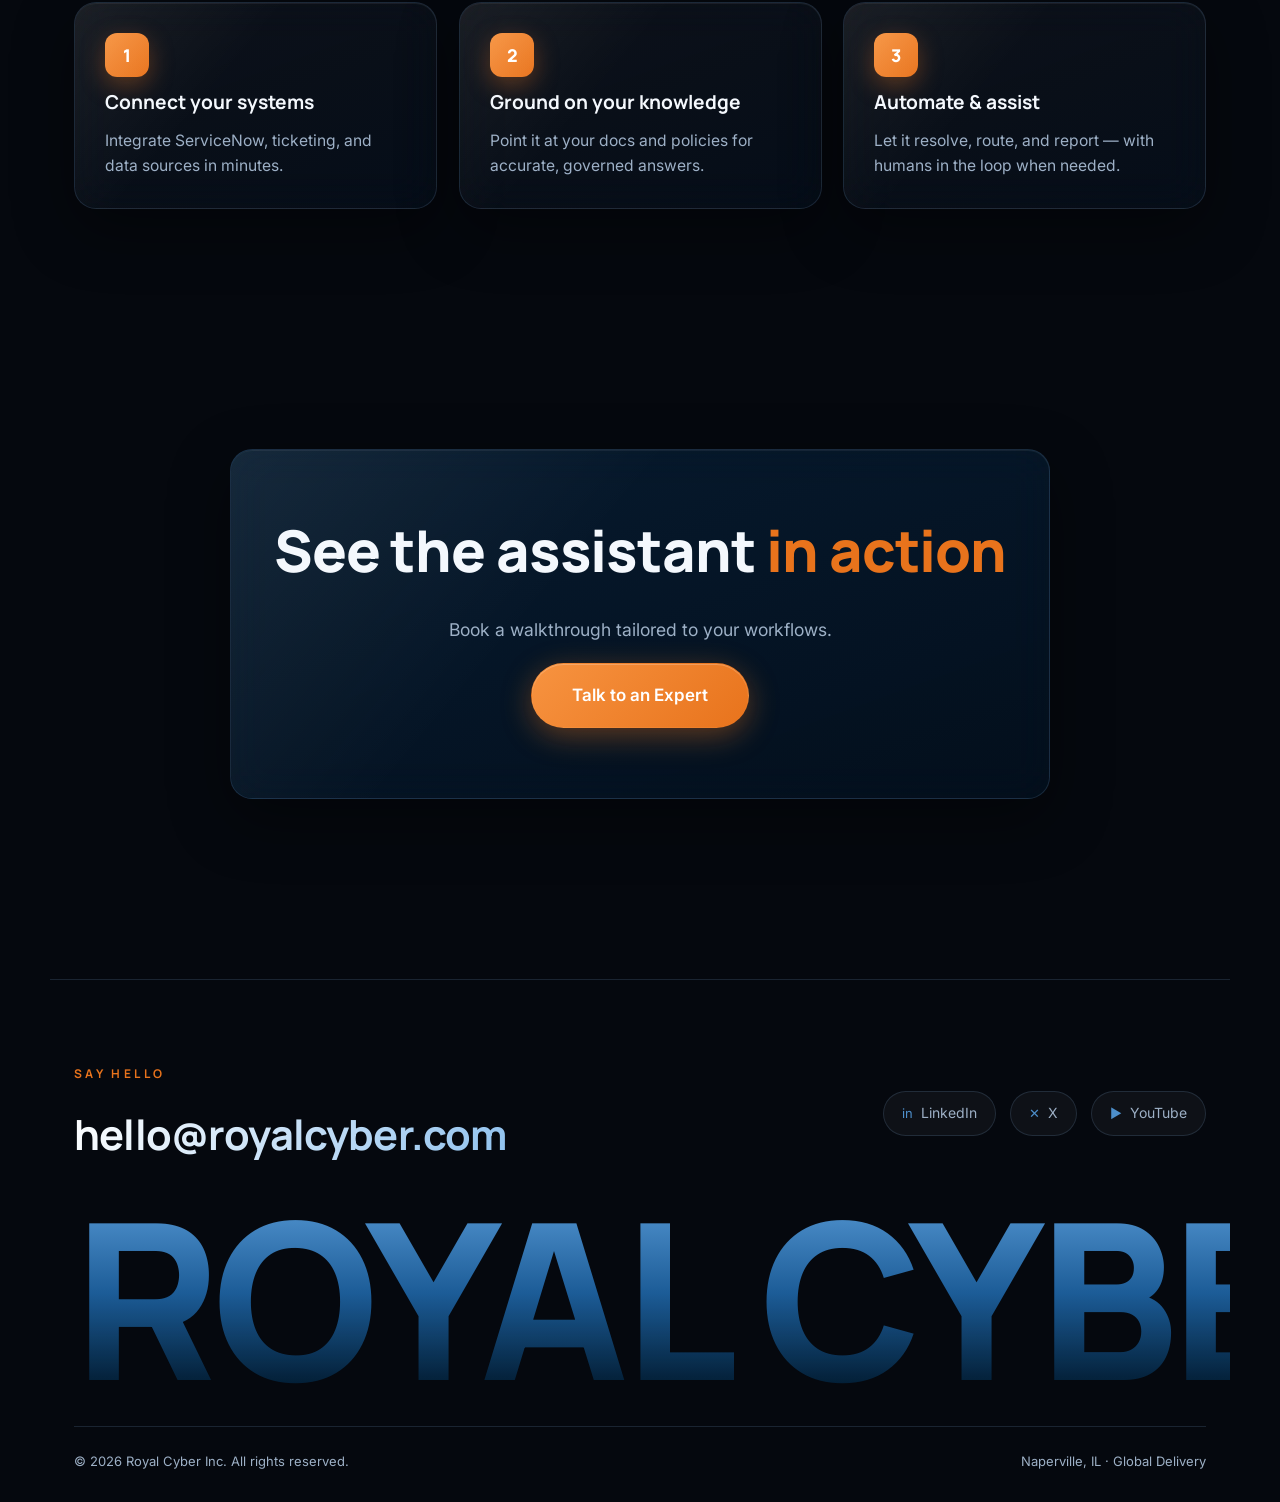
<file: products/conversational-ai-assistant.html>
<!DOCTYPE html>
<html lang="en">
<head>
  <meta charset="UTF-8" />
  <meta name="viewport" content="width=device-width, initial-scale=1.0" />
  <meta name="theme-color" content="#05080E" />
  <title>Nouraa.ai / Dimitri AI — Royal Cyber</title>
  <meta name="description" content="An enterprise conversational AI assistant that automates tickets, incidents, and reporting across ServiceNow and your wider stack." />
  <link rel="preconnect" href="https://fonts.googleapis.com" />
  <link rel="preconnect" href="https://fonts.gstatic.com" crossorigin />
  <link href="https://fonts.googleapis.com/css2?family=Manrope:wght@500;600;700;800&family=Inter:wght@400;500;600&display=swap" rel="stylesheet" />
  <link rel="stylesheet" href="../assets/styles.css" />
  <script>try{if(localStorage.getItem('rc-theme')==='light')document.documentElement.setAttribute('data-theme','light');}catch(e){}</script>
</head>
<body>
  <div class="progress" id="progress" aria-hidden="true"></div>
  <div class="aura" aria-hidden="true">
    <span class="aura__blob aura__blob--1"></span>
    <span class="aura__blob aura__blob--2"></span>
    <span class="aura__blob aura__blob--3"></span>
    <div class="aura__grid" data-speed="0.12"></div>
  </div>
  <div class="cursor-trail" id="cursorTrail" aria-hidden="true"></div>

  <header class="nav" id="nav">
    <a href="../index.html" class="nav__brand" aria-label="Royal Cyber home">
      <span class="nav__logo" aria-hidden="true"></span> Royal&nbsp;Cyber
    </a>
    <nav class="nav__links" aria-label="Primary">
      <a href="../index.html#services">Services</a>
      <a href="../index.html#products">Products</a>
      <a href="../index.html#ailab">AI Lab</a>
      <a href="../index.html#insights">Insights</a>
      <a href="../index.html#success">Success</a>
      <a href="#contact">Contact</a>
    </nav>
    <button class="theme-toggle" id="themeToggle" aria-label="Toggle light and dark mode" title="Toggle theme">
      <svg class="t-moon" viewBox="0 0 24 24" fill="none" stroke="currentColor" stroke-width="2" stroke-linecap="round" stroke-linejoin="round" aria-hidden="true"><path d="M21 12.8A9 9 0 1 1 11.2 3a7 7 0 0 0 9.8 9.8Z"/></svg>
      <svg class="t-sun" viewBox="0 0 24 24" fill="none" stroke="currentColor" stroke-width="2" stroke-linecap="round" stroke-linejoin="round" aria-hidden="true"><circle cx="12" cy="12" r="4.2"/><path d="M12 2v2M12 20v2M4 12H2M22 12h-2M5.6 5.6 4.2 4.2M19.8 19.8l-1.4-1.4M18.4 5.6l1.4-1.4M4.2 19.8l1.4-1.4"/></svg>
    </button>
    <a href="#contact" class="btn btn--primary nav__cta">Talk to an Expert</a>
    <button class="nav__burger" id="burger" aria-label="Toggle menu" aria-expanded="false"><span></span><span></span></button>
  </header>

  <main id="top">
    <section class="section phero">
      <div>
        <a href="../index.html#products" class="back-link">← Back to all products</a>
        <span class="eyebrow" data-reveal>Product · Generative AI</span>
        <h1 class="phero__title" data-reveal>Nouraa.ai <em>/ Dimitri AI</em></h1>
        <p class="phero__sub" data-reveal>
          An enterprise conversational AI that understands natural language and takes action —
          automating tickets, incidents, and reporting across ServiceNow and your wider stack.
        </p>
        <div class="hero__cta phero__cta" data-reveal>
          <a href="#contact" class="btn btn--primary">Talk to an Expert</a>
          <a href="../index.html#products" class="btn btn--ghost">Explore Products</a>
        </div>
      </div>
      <div class="phero__art" data-reveal>
        <div class="phero__badge glass">
          <svg class="picon picon--lg picon--chat" viewBox="0 0 48 48" aria-hidden="true">
            <path class="stroke draw" d="M10 10 h28 a4 4 0 0 1 4 4 v14 a4 4 0 0 1 -4 4 H22 l-8 7 v-7 h-4 a4 4 0 0 1 -4 -4 V14 a4 4 0 0 1 4 -4 Z"/>
            <circle class="fillp d d1" cx="19" cy="21" r="2.4"/>
            <circle class="fillp d d2" cx="27" cy="21" r="2.4"/>
            <circle class="fillp d d3" cx="35" cy="21" r="2.4"/>
          </svg>
        </div>
      </div>
    </section>

    <section class="section" id="features" style="padding-top:40px;">
      <div class="section__head">
        <span class="eyebrow" data-reveal>Capabilities</span>
        <h2 class="section__title" data-reveal>Automation that <em>talks your language</em></h2>
      </div>
      <div class="cardgrid">
        <article class="card glass tilt" data-reveal>
          <h3 class="card__title">Natural-Language Automation</h3>
          <p class="card__text">Resolve requests and trigger workflows straight from plain conversation — no forms, no friction.</p>
        </article>
        <article class="card glass tilt" data-reveal>
          <h3 class="card__title">ServiceNow-Native Actions</h3>
          <p class="card__text">Create tickets, resolve incidents, and generate reports directly inside your ITSM platform.</p>
        </article>
        <article class="card glass tilt" data-reveal>
          <h3 class="card__title">Grounded &amp; Governed</h3>
          <p class="card__text">Answers grounded in your knowledge base, wrapped in enterprise guardrails and access control.</p>
        </article>
        <article class="card glass tilt" data-reveal>
          <h3 class="card__title">Insight &amp; Reporting</h3>
          <p class="card__text">Live dashboards on deflection, resolution time, and automation ROI across every channel.</p>
        </article>
      </div>
    </section>

    <section class="section" id="how">
      <div class="section__head">
        <span class="eyebrow" data-reveal>How it works</span>
        <h2 class="section__title" data-reveal>From connected to <em>autonomous</em></h2>
      </div>
      <div class="steps">
        <div class="step glass" data-reveal><span class="step__n">1</span><h3 class="step__t">Connect your systems</h3><p class="card__text">Integrate ServiceNow, ticketing, and data sources in minutes.</p></div>
        <div class="step glass" data-reveal><span class="step__n">2</span><h3 class="step__t">Ground on your knowledge</h3><p class="card__text">Point it at your docs and policies for accurate, governed answers.</p></div>
        <div class="step glass" data-reveal><span class="step__n">3</span><h3 class="step__t">Automate &amp; assist</h3><p class="card__text">Let it resolve, route, and report — with humans in the loop when needed.</p></div>
      </div>
    </section>

    <section class="section cta-band">
      <div class="cta-band__inner glass" data-reveal>
        <h2 class="section__title">See the assistant <em>in action</em></h2>
        <p class="section__lead">Book a walkthrough tailored to your workflows.</p>
        <a href="#contact" class="btn btn--primary btn--lg">Talk to an Expert</a>
      </div>
    </section>
  </main>

  <footer class="footer" id="contact">
    <div class="footer__top">
      <div class="footer__contact">
        <span class="eyebrow">Say hello</span>
        <a href="mailto:hello@royalcyber.com" class="footer__mail">hello@royalcyber.com</a>
      </div>
      <nav class="footer__social" aria-label="Social">
        <a href="#" aria-label="LinkedIn"><span>in</span>LinkedIn</a>
        <a href="#" aria-label="X"><span>✕</span>X</a>
        <a href="#" aria-label="YouTube"><span>▶</span>YouTube</a>
      </nav>
    </div>
    <div class="footer__brand" aria-hidden="true"><span data-reveal>ROYAL</span><span data-reveal>CYBER</span></div>
    <div class="footer__legal">
      <span>© <span id="year"></span> Royal Cyber Inc. All rights reserved.</span>
      <span>Naperville, IL · Global Delivery</span>
    </div>
  </footer>

  <script src="../assets/script.js"></script>
</body>
</html>
</file>
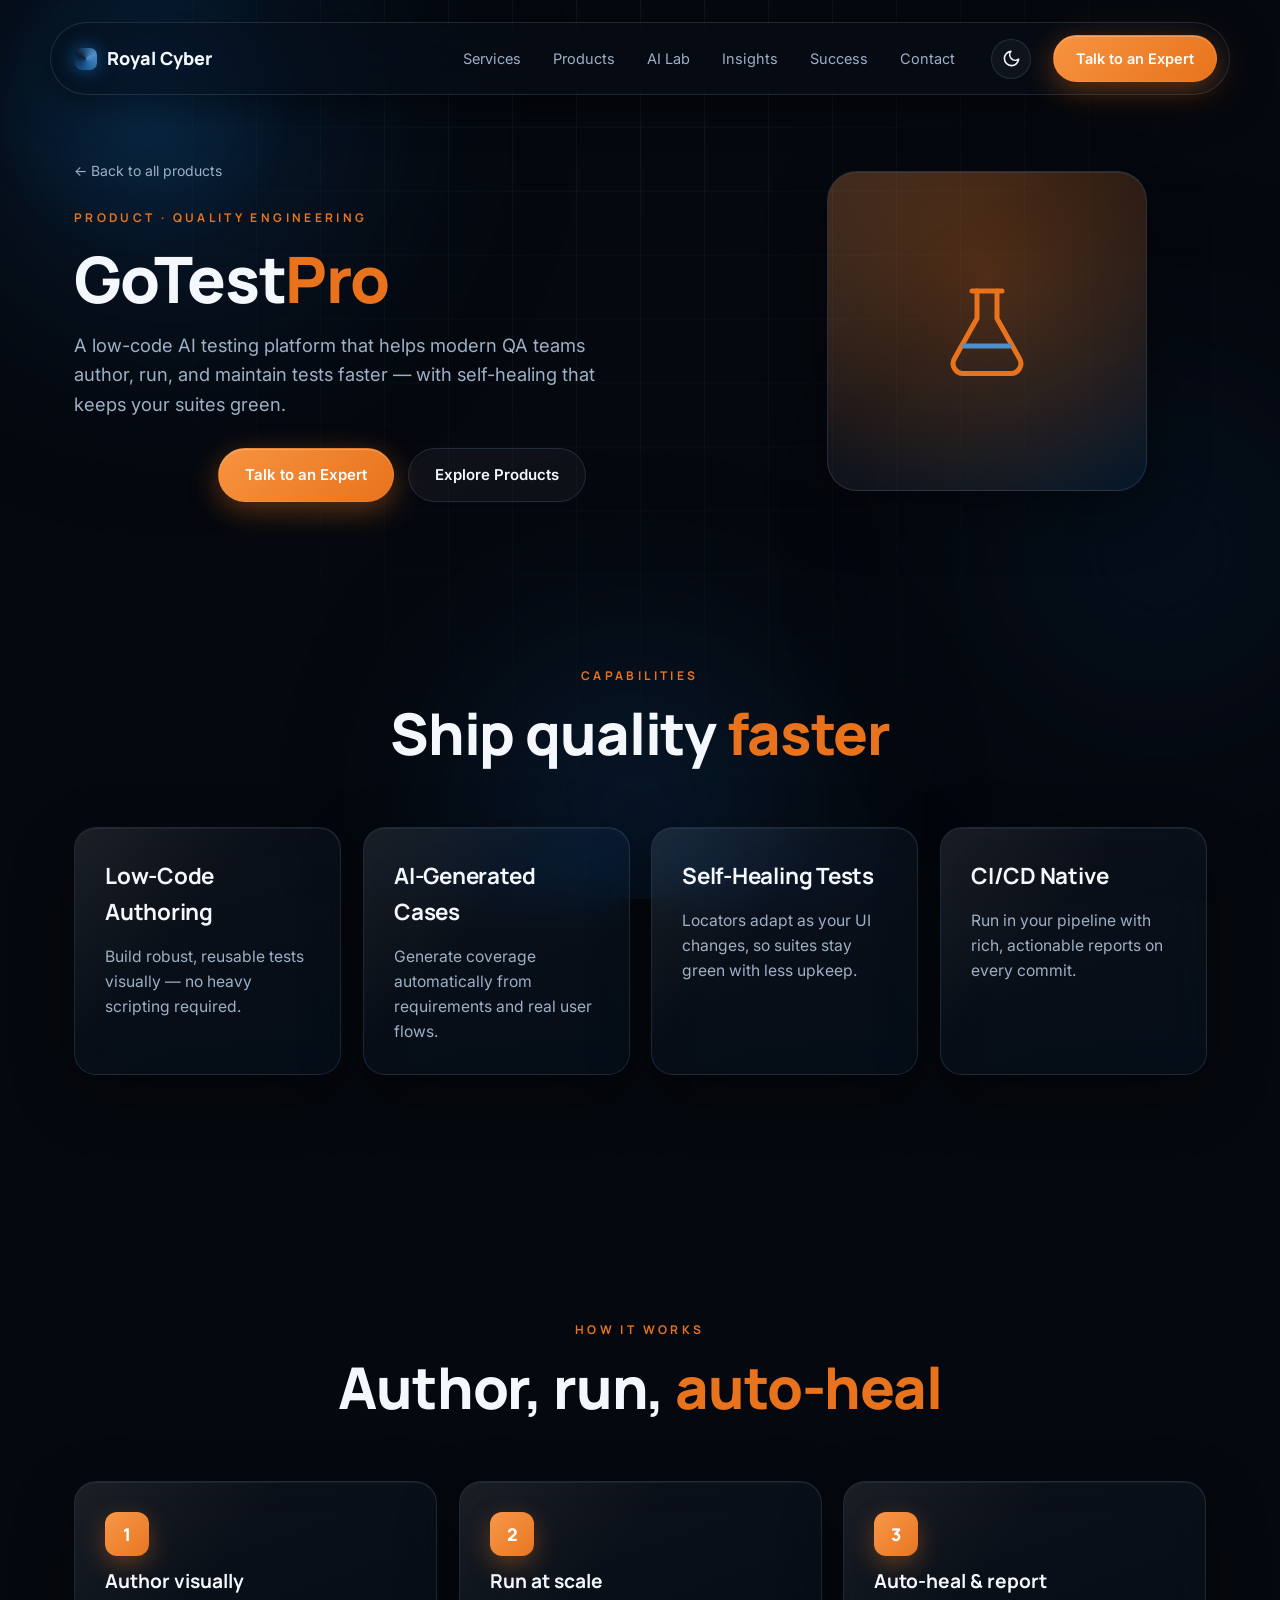
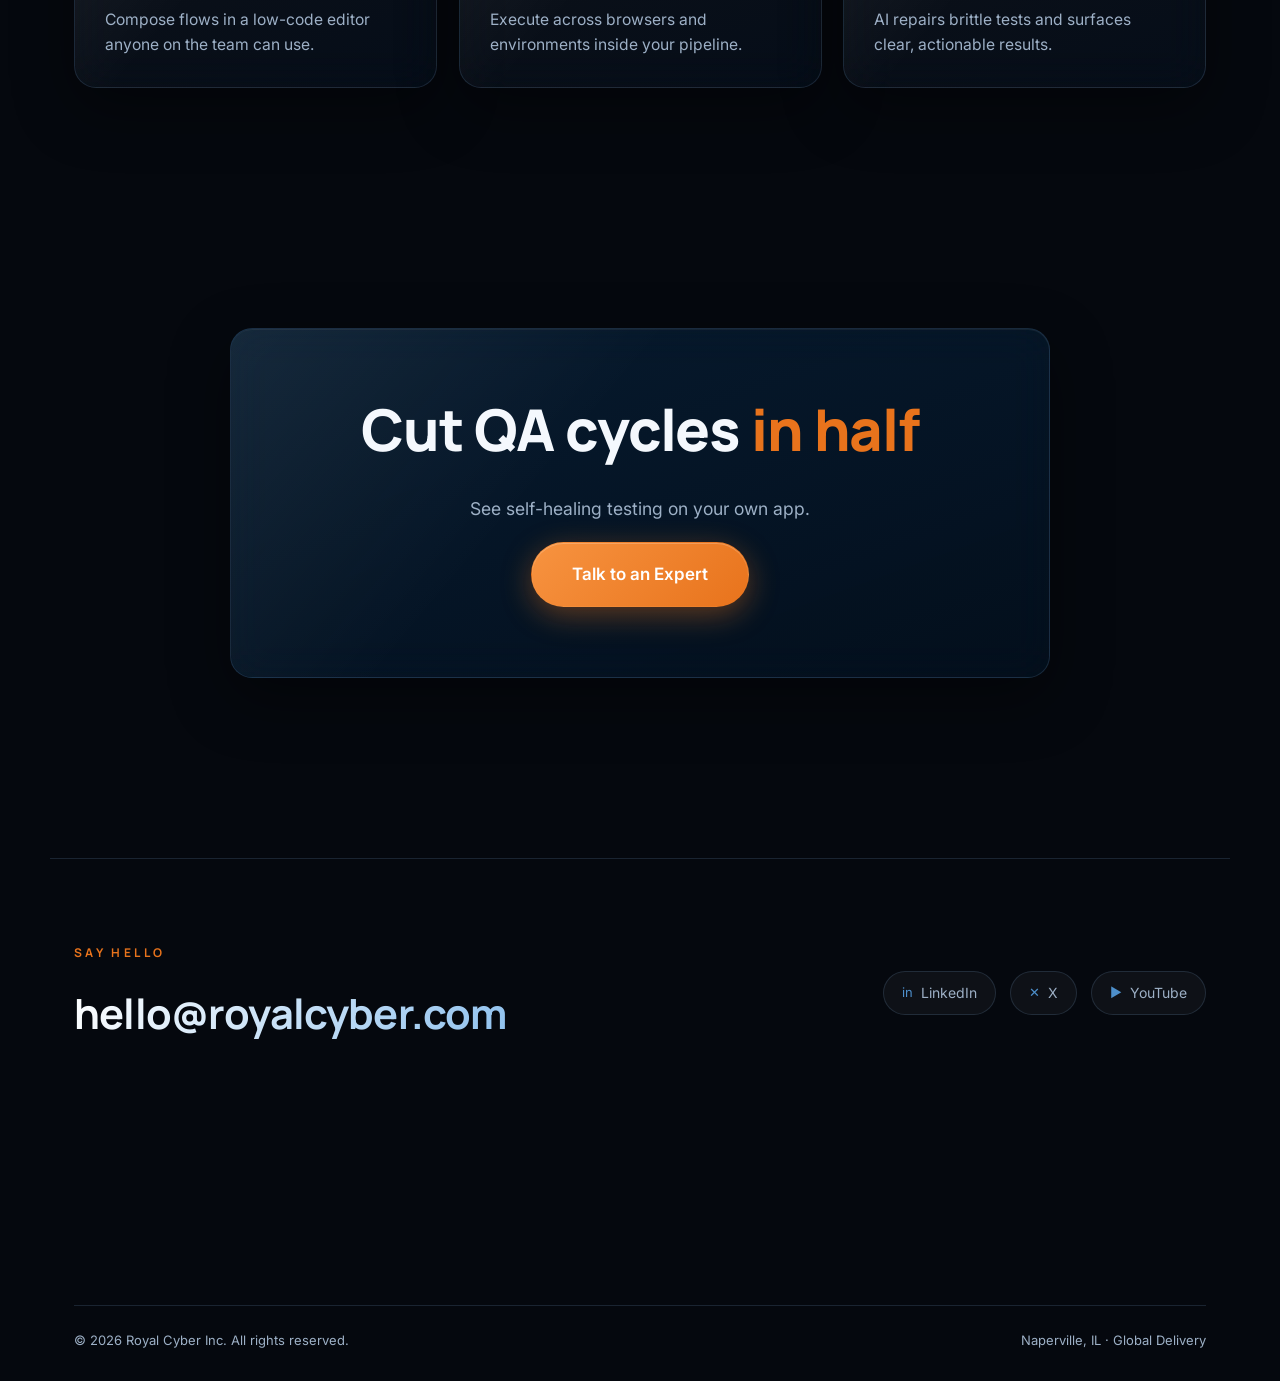
<file: products/low-code-ai-testing.html>
<!DOCTYPE html>
<html lang="en">
<head>
  <meta charset="UTF-8" />
  <meta name="viewport" content="width=device-width, initial-scale=1.0" />
  <meta name="theme-color" content="#05080E" />
  <title>GoTestPro — Royal Cyber</title>
  <meta name="description" content="A low-code AI testing platform that helps modern QA teams author, run, and self-heal tests faster." />
  <link rel="preconnect" href="https://fonts.googleapis.com" />
  <link rel="preconnect" href="https://fonts.gstatic.com" crossorigin />
  <link href="https://fonts.googleapis.com/css2?family=Manrope:wght@500;600;700;800&family=Inter:wght@400;500;600&display=swap" rel="stylesheet" />
  <link rel="stylesheet" href="../assets/styles.css" />
  <script>try{if(localStorage.getItem('rc-theme')==='light')document.documentElement.setAttribute('data-theme','light');}catch(e){}</script>
</head>
<body>
  <div class="progress" id="progress" aria-hidden="true"></div>
  <div class="aura" aria-hidden="true">
    <span class="aura__blob aura__blob--1"></span>
    <span class="aura__blob aura__blob--2"></span>
    <span class="aura__blob aura__blob--3"></span>
    <div class="aura__grid" data-speed="0.12"></div>
  </div>
  <div class="cursor-trail" id="cursorTrail" aria-hidden="true"></div>

  <header class="nav" id="nav">
    <a href="../index.html" class="nav__brand" aria-label="Royal Cyber home">
      <span class="nav__logo" aria-hidden="true"></span> Royal&nbsp;Cyber
    </a>
    <nav class="nav__links" aria-label="Primary">
      <a href="../index.html#services">Services</a>
      <a href="../index.html#products">Products</a>
      <a href="../index.html#ailab">AI Lab</a>
      <a href="../index.html#insights">Insights</a>
      <a href="../index.html#success">Success</a>
      <a href="#contact">Contact</a>
    </nav>
    <button class="theme-toggle" id="themeToggle" aria-label="Toggle light and dark mode" title="Toggle theme">
      <svg class="t-moon" viewBox="0 0 24 24" fill="none" stroke="currentColor" stroke-width="2" stroke-linecap="round" stroke-linejoin="round" aria-hidden="true"><path d="M21 12.8A9 9 0 1 1 11.2 3a7 7 0 0 0 9.8 9.8Z"/></svg>
      <svg class="t-sun" viewBox="0 0 24 24" fill="none" stroke="currentColor" stroke-width="2" stroke-linecap="round" stroke-linejoin="round" aria-hidden="true"><circle cx="12" cy="12" r="4.2"/><path d="M12 2v2M12 20v2M4 12H2M22 12h-2M5.6 5.6 4.2 4.2M19.8 19.8l-1.4-1.4M18.4 5.6l1.4-1.4M4.2 19.8l1.4-1.4"/></svg>
    </button>
    <a href="#contact" class="btn btn--primary nav__cta">Talk to an Expert</a>
    <button class="nav__burger" id="burger" aria-label="Toggle menu" aria-expanded="false"><span></span><span></span></button>
  </header>

  <main id="top">
    <section class="section phero">
      <div>
        <a href="../index.html#products" class="back-link">← Back to all products</a>
        <span class="eyebrow" data-reveal>Product · Quality Engineering</span>
        <h1 class="phero__title" data-reveal>GoTest<em>Pro</em></h1>
        <p class="phero__sub" data-reveal>
          A low-code AI testing platform that helps modern QA teams author, run, and maintain
          tests faster — with self-healing that keeps your suites green.
        </p>
        <div class="hero__cta phero__cta" data-reveal>
          <a href="#contact" class="btn btn--primary">Talk to an Expert</a>
          <a href="../index.html#products" class="btn btn--ghost">Explore Products</a>
        </div>
      </div>
      <div class="phero__art" data-reveal>
        <div class="phero__badge glass">
          <svg class="picon picon--lg picon--flask" viewBox="0 0 48 48" aria-hidden="true">
            <path class="stroke draw" d="M20 8 v11 L11 35 a4 4 0 0 0 3.6 6 h18.8 a4 4 0 0 0 3.6 -6 L28 19 V8"/>
            <line class="stroke" x1="18" y1="8" x2="30" y2="8"/>
            <line class="strokeb" x1="15" y1="30" x2="33" y2="30"/>
            <circle class="fillp bub bub1" cx="22" cy="33" r="1.8"/>
            <circle class="fillb bub bub2" cx="27" cy="34" r="1.5"/>
            <circle class="fillp bub bub3" cx="24" cy="32" r="1.3"/>
          </svg>
        </div>
      </div>
    </section>

    <section class="section" id="features" style="padding-top:40px;">
      <div class="section__head">
        <span class="eyebrow" data-reveal>Capabilities</span>
        <h2 class="section__title" data-reveal>Ship quality <em>faster</em></h2>
      </div>
      <div class="cardgrid">
        <article class="card glass tilt" data-reveal>
          <h3 class="card__title">Low-Code Authoring</h3>
          <p class="card__text">Build robust, reusable tests visually — no heavy scripting required.</p>
        </article>
        <article class="card glass tilt" data-reveal>
          <h3 class="card__title">AI-Generated Cases</h3>
          <p class="card__text">Generate coverage automatically from requirements and real user flows.</p>
        </article>
        <article class="card glass tilt" data-reveal>
          <h3 class="card__title">Self-Healing Tests</h3>
          <p class="card__text">Locators adapt as your UI changes, so suites stay green with less upkeep.</p>
        </article>
        <article class="card glass tilt" data-reveal>
          <h3 class="card__title">CI/CD Native</h3>
          <p class="card__text">Run in your pipeline with rich, actionable reports on every commit.</p>
        </article>
      </div>
    </section>

    <section class="section" id="how">
      <div class="section__head">
        <span class="eyebrow" data-reveal>How it works</span>
        <h2 class="section__title" data-reveal>Author, run, <em>auto-heal</em></h2>
      </div>
      <div class="steps">
        <div class="step glass" data-reveal><span class="step__n">1</span><h3 class="step__t">Author visually</h3><p class="card__text">Compose flows in a low-code editor anyone on the team can use.</p></div>
        <div class="step glass" data-reveal><span class="step__n">2</span><h3 class="step__t">Run at scale</h3><p class="card__text">Execute across browsers and environments inside your pipeline.</p></div>
        <div class="step glass" data-reveal><span class="step__n">3</span><h3 class="step__t">Auto-heal &amp; report</h3><p class="card__text">AI repairs brittle tests and surfaces clear, actionable results.</p></div>
      </div>
    </section>

    <section class="section cta-band">
      <div class="cta-band__inner glass" data-reveal>
        <h2 class="section__title">Cut QA cycles <em>in half</em></h2>
        <p class="section__lead">See self-healing testing on your own app.</p>
        <a href="#contact" class="btn btn--primary btn--lg">Talk to an Expert</a>
      </div>
    </section>
  </main>

  <footer class="footer" id="contact">
    <div class="footer__top">
      <div class="footer__contact">
        <span class="eyebrow">Say hello</span>
        <a href="mailto:hello@royalcyber.com" class="footer__mail">hello@royalcyber.com</a>
      </div>
      <nav class="footer__social" aria-label="Social">
        <a href="#" aria-label="LinkedIn"><span>in</span>LinkedIn</a>
        <a href="#" aria-label="X"><span>✕</span>X</a>
        <a href="#" aria-label="YouTube"><span>▶</span>YouTube</a>
      </nav>
    </div>
    <div class="footer__brand" aria-hidden="true"><span data-reveal>ROYAL</span><span data-reveal>CYBER</span></div>
    <div class="footer__legal">
      <span>© <span id="year"></span> Royal Cyber Inc. All rights reserved.</span>
      <span>Naperville, IL · Global Delivery</span>
    </div>
  </footer>

  <script src="../assets/script.js"></script>
</body>
</html>
</file>
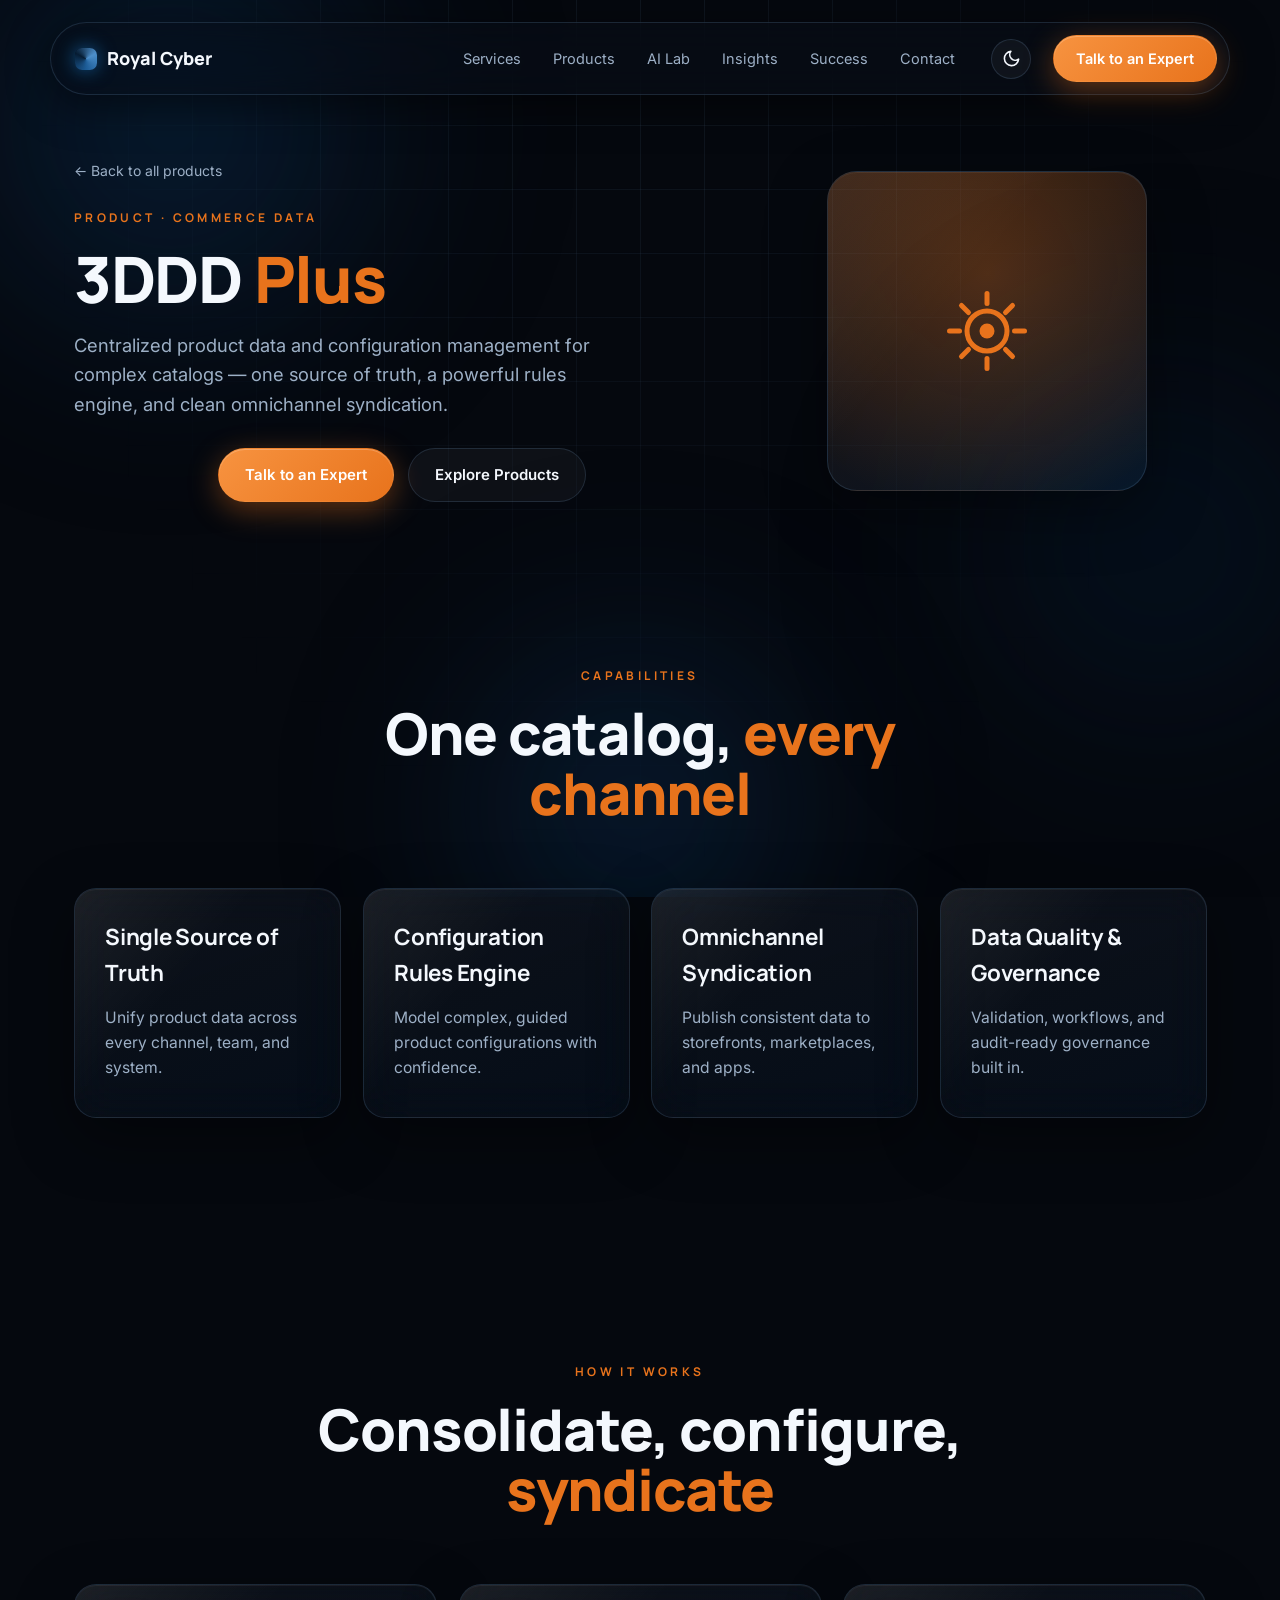
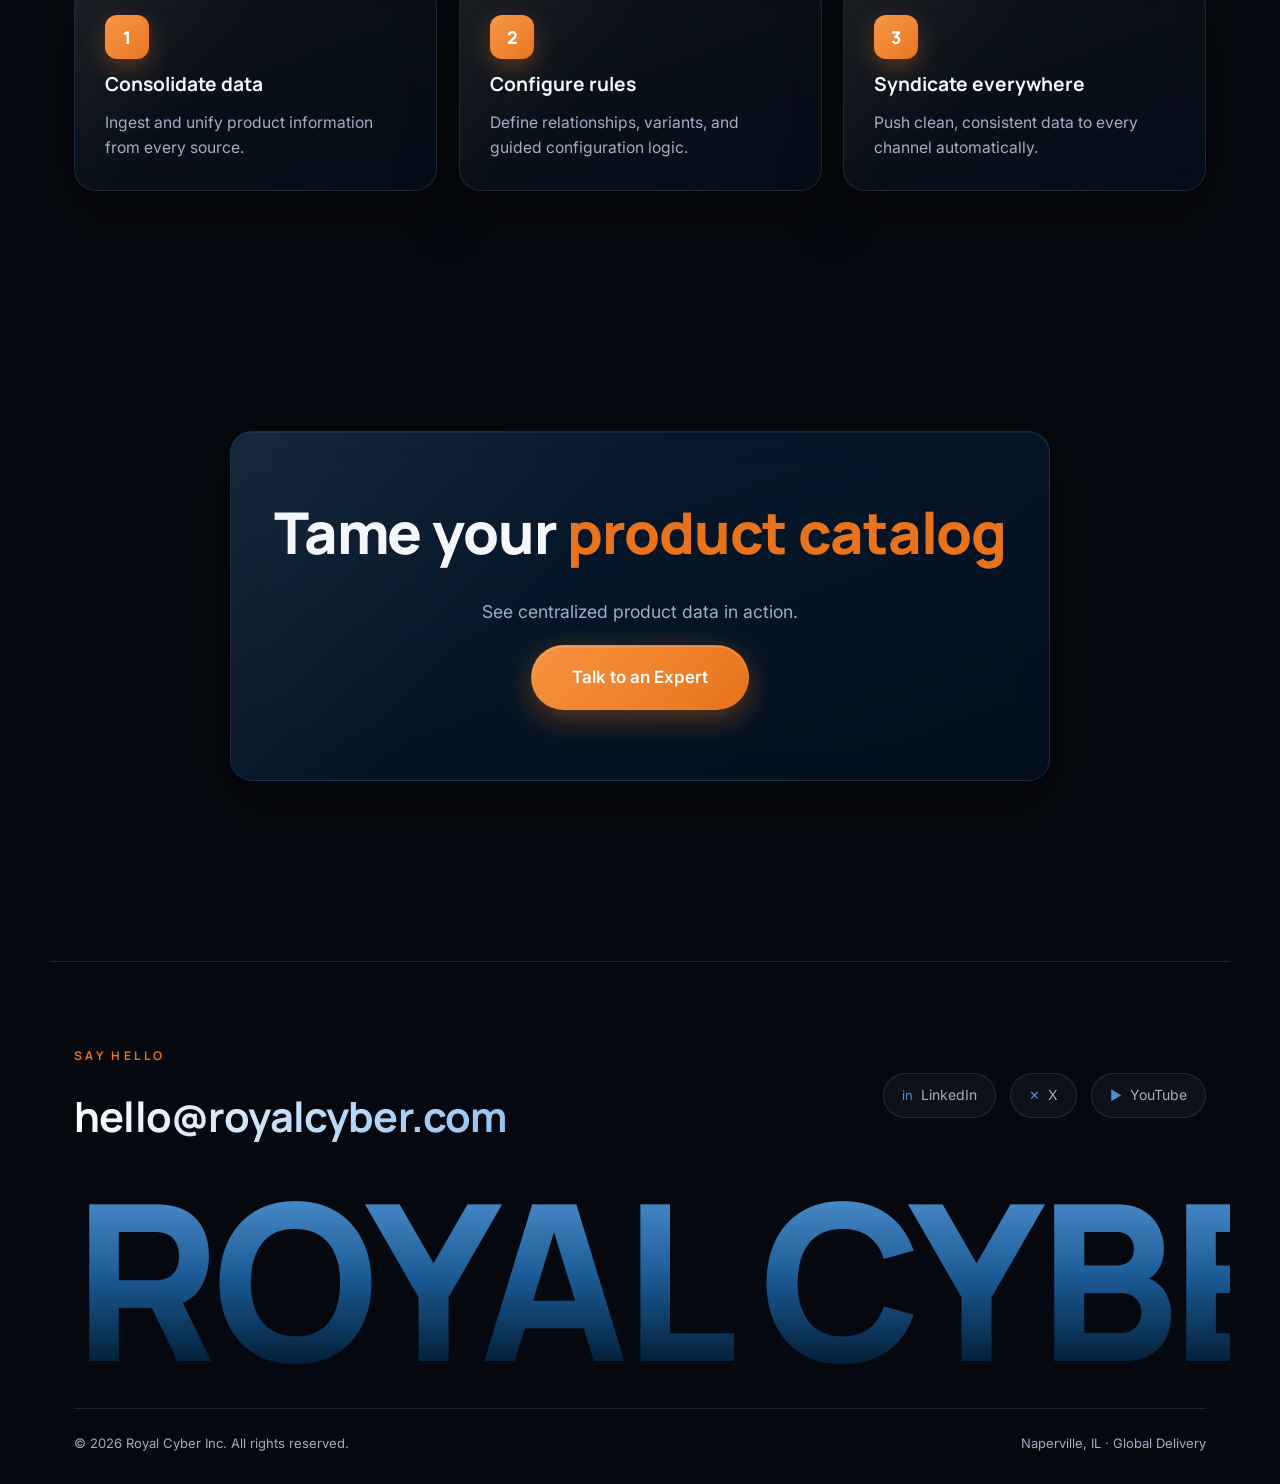
<file: products/product-data-config-management.html>
<!DOCTYPE html>
<html lang="en">
<head>
  <meta charset="UTF-8" />
  <meta name="viewport" content="width=device-width, initial-scale=1.0" />
  <meta name="theme-color" content="#05080E" />
  <title>3DDD Plus — Royal Cyber</title>
  <meta name="description" content="Centralized product data and configuration management for complex catalogs — one source of truth, powerful rules, and clean omnichannel syndication." />
  <link rel="preconnect" href="https://fonts.googleapis.com" />
  <link rel="preconnect" href="https://fonts.gstatic.com" crossorigin />
  <link href="https://fonts.googleapis.com/css2?family=Manrope:wght@500;600;700;800&family=Inter:wght@400;500;600&display=swap" rel="stylesheet" />
  <link rel="stylesheet" href="../assets/styles.css" />
  <script>try{if(localStorage.getItem('rc-theme')==='light')document.documentElement.setAttribute('data-theme','light');}catch(e){}</script>
</head>
<body>
  <div class="progress" id="progress" aria-hidden="true"></div>
  <div class="aura" aria-hidden="true">
    <span class="aura__blob aura__blob--1"></span>
    <span class="aura__blob aura__blob--2"></span>
    <span class="aura__blob aura__blob--3"></span>
    <div class="aura__grid" data-speed="0.12"></div>
  </div>
  <div class="cursor-trail" id="cursorTrail" aria-hidden="true"></div>

  <header class="nav" id="nav">
    <a href="../index.html" class="nav__brand" aria-label="Royal Cyber home">
      <span class="nav__logo" aria-hidden="true"></span> Royal&nbsp;Cyber
    </a>
    <nav class="nav__links" aria-label="Primary">
      <a href="../index.html#services">Services</a>
      <a href="../index.html#products">Products</a>
      <a href="../index.html#ailab">AI Lab</a>
      <a href="../index.html#insights">Insights</a>
      <a href="../index.html#success">Success</a>
      <a href="#contact">Contact</a>
    </nav>
    <button class="theme-toggle" id="themeToggle" aria-label="Toggle light and dark mode" title="Toggle theme">
      <svg class="t-moon" viewBox="0 0 24 24" fill="none" stroke="currentColor" stroke-width="2" stroke-linecap="round" stroke-linejoin="round" aria-hidden="true"><path d="M21 12.8A9 9 0 1 1 11.2 3a7 7 0 0 0 9.8 9.8Z"/></svg>
      <svg class="t-sun" viewBox="0 0 24 24" fill="none" stroke="currentColor" stroke-width="2" stroke-linecap="round" stroke-linejoin="round" aria-hidden="true"><circle cx="12" cy="12" r="4.2"/><path d="M12 2v2M12 20v2M4 12H2M22 12h-2M5.6 5.6 4.2 4.2M19.8 19.8l-1.4-1.4M18.4 5.6l1.4-1.4M4.2 19.8l1.4-1.4"/></svg>
    </button>
    <a href="#contact" class="btn btn--primary nav__cta">Talk to an Expert</a>
    <button class="nav__burger" id="burger" aria-label="Toggle menu" aria-expanded="false"><span></span><span></span></button>
  </header>

  <main id="top">
    <section class="section phero">
      <div>
        <a href="../index.html#products" class="back-link">← Back to all products</a>
        <span class="eyebrow" data-reveal>Product · Commerce Data</span>
        <h1 class="phero__title" data-reveal>3DDD <em>Plus</em></h1>
        <p class="phero__sub" data-reveal>
          Centralized product data and configuration management for complex catalogs —
          one source of truth, a powerful rules engine, and clean omnichannel syndication.
        </p>
        <div class="hero__cta phero__cta" data-reveal>
          <a href="#contact" class="btn btn--primary">Talk to an Expert</a>
          <a href="../index.html#products" class="btn btn--ghost">Explore Products</a>
        </div>
      </div>
      <div class="phero__art" data-reveal>
        <div class="phero__badge glass">
          <svg class="picon picon--lg picon--gear" viewBox="0 0 48 48" aria-hidden="true">
            <g class="gear stroke">
              <circle cx="24" cy="24" r="8"/>
              <line x1="24" y1="9" x2="24" y2="13"/><line x1="24" y1="35" x2="24" y2="39"/>
              <line x1="9" y1="24" x2="13" y2="24"/><line x1="35" y1="24" x2="39" y2="24"/>
              <line x1="13.8" y1="13.8" x2="16.6" y2="16.6"/><line x1="31.4" y1="31.4" x2="34.2" y2="34.2"/>
              <line x1="34.2" y1="13.8" x2="31.4" y2="16.6"/><line x1="16.6" y1="31.4" x2="13.8" y2="34.2"/>
            </g>
            <circle class="fillp core" cx="24" cy="24" r="3"/>
          </svg>
        </div>
      </div>
    </section>

    <section class="section" id="features" style="padding-top:40px;">
      <div class="section__head">
        <span class="eyebrow" data-reveal>Capabilities</span>
        <h2 class="section__title" data-reveal>One catalog, <em>every channel</em></h2>
      </div>
      <div class="cardgrid">
        <article class="card glass tilt" data-reveal>
          <h3 class="card__title">Single Source of Truth</h3>
          <p class="card__text">Unify product data across every channel, team, and system.</p>
        </article>
        <article class="card glass tilt" data-reveal>
          <h3 class="card__title">Configuration Rules Engine</h3>
          <p class="card__text">Model complex, guided product configurations with confidence.</p>
        </article>
        <article class="card glass tilt" data-reveal>
          <h3 class="card__title">Omnichannel Syndication</h3>
          <p class="card__text">Publish consistent data to storefronts, marketplaces, and apps.</p>
        </article>
        <article class="card glass tilt" data-reveal>
          <h3 class="card__title">Data Quality &amp; Governance</h3>
          <p class="card__text">Validation, workflows, and audit-ready governance built in.</p>
        </article>
      </div>
    </section>

    <section class="section" id="how">
      <div class="section__head">
        <span class="eyebrow" data-reveal>How it works</span>
        <h2 class="section__title" data-reveal>Consolidate, configure, <em>syndicate</em></h2>
      </div>
      <div class="steps">
        <div class="step glass" data-reveal><span class="step__n">1</span><h3 class="step__t">Consolidate data</h3><p class="card__text">Ingest and unify product information from every source.</p></div>
        <div class="step glass" data-reveal><span class="step__n">2</span><h3 class="step__t">Configure rules</h3><p class="card__text">Define relationships, variants, and guided configuration logic.</p></div>
        <div class="step glass" data-reveal><span class="step__n">3</span><h3 class="step__t">Syndicate everywhere</h3><p class="card__text">Push clean, consistent data to every channel automatically.</p></div>
      </div>
    </section>

    <section class="section cta-band">
      <div class="cta-band__inner glass" data-reveal>
        <h2 class="section__title">Tame your <em>product catalog</em></h2>
        <p class="section__lead">See centralized product data in action.</p>
        <a href="#contact" class="btn btn--primary btn--lg">Talk to an Expert</a>
      </div>
    </section>
  </main>

  <footer class="footer" id="contact">
    <div class="footer__top">
      <div class="footer__contact">
        <span class="eyebrow">Say hello</span>
        <a href="mailto:hello@royalcyber.com" class="footer__mail">hello@royalcyber.com</a>
      </div>
      <nav class="footer__social" aria-label="Social">
        <a href="#" aria-label="LinkedIn"><span>in</span>LinkedIn</a>
        <a href="#" aria-label="X"><span>✕</span>X</a>
        <a href="#" aria-label="YouTube"><span>▶</span>YouTube</a>
      </nav>
    </div>
    <div class="footer__brand" aria-hidden="true"><span data-reveal>ROYAL</span><span data-reveal>CYBER</span></div>
    <div class="footer__legal">
      <span>© <span id="year"></span> Royal Cyber Inc. All rights reserved.</span>
      <span>Naperville, IL · Global Delivery</span>
    </div>
  </footer>

  <script src="../assets/script.js"></script>
</body>
</html>
</file>
<file: assets/styles.css>
/* ══════════════════════════════════════════════════════════
   ROYAL CYBER — Landing Page
   Dark navy elegance · brand blue gradients · orange accents · glass
   ══════════════════════════════════════════════════════════ */

:root {
  --bg:        #05080E;   /* near-black navy      */
  --bg-soft:   #0A0F17;
  --violet:    #0C355F;   /* deep brand navy      */
  --violet-2:  #061C33;   /* deepest navy         */
  --purple:    #1C5C97;   /* brand blue           */
  --purple-lt: #4D8FCB;   /* lighter azure        */
  --lilac:     #8FC1EE;   /* light sky            */
  --orange:    #E8731C;   /* BRAND ACCENT         */
  --orange-lt: #F79340;   /* accent hover / bright */
  --ink:       #F4F8FD;
  --muted:     #9DB0C6;
  --line:      rgba(120,165,210,0.18);
  --glass:     rgba(255,255,255,0.04);
  --glass-2:   rgba(20,60,105,0.10);
  --radius:    22px;
  --ease:      cubic-bezier(0.22, 1, 0.36, 1);
  --font-display: "Manrope", system-ui, sans-serif;
  --font-serif:   "Manrope", system-ui, sans-serif;
  --font-body:    "Inter", system-ui, sans-serif;
}

* { margin: 0; padding: 0; box-sizing: border-box; }

html { scroll-behavior: smooth; scroll-padding-top: 110px; -webkit-font-smoothing: antialiased; overflow-x: hidden; }

body {
  font-family: var(--font-body);
  background: var(--bg);
  color: var(--ink);
  line-height: 1.6;
  overflow-x: hidden;
  position: relative;
}

em { font-family: var(--font-display); font-style: normal; font-weight: 800; color: var(--orange); }

a { color: inherit; text-decoration: none; }

::selection { background: var(--purple); color: #fff; }

/* ── scrollbar ── */
::-webkit-scrollbar { width: 10px; }
::-webkit-scrollbar-track { background: var(--bg); }
::-webkit-scrollbar-thumb { background: linear-gradient(var(--violet), var(--violet-2)); border-radius: 20px; }

/* ══════════════  INTRO LOADER  ══════════════ */
.intro {
  position: fixed; inset: 0; z-index: 1000;
  display: grid; place-items: center; gap: 26px;
  background: radial-gradient(circle at 50% 45%, #04101d 0%, var(--bg) 70%);
  transition: opacity .8s var(--ease), visibility .8s;
}
/* graceful exit — no clipping glitch */
.intro.is-done { opacity: 0; visibility: hidden; pointer-events: none; }
.intro.is-done .intro__geo { transform: scale(1.18); transition: transform .8s var(--ease); }
.intro.is-done .intro__word { opacity: 0; transition: opacity .4s ease; }
.intro__svg { width: 190px; height: 190px; filter: drop-shadow(0 0 40px rgba(23,131,214,.6)); }
.intro__nodes { transform-origin: 100px 100px; animation: spin 14s linear infinite; }
.intro__nodes circle, .intro__nodes polygon {
  stroke-dasharray: 600; stroke-dashoffset: 600;
  animation: draw 2.2s var(--ease) forwards;
}
.intro__core { transform-origin: 100px 100px; animation: pulse 2.2s ease-in-out infinite; }
.intro__word {
  font-family: var(--font-display); font-weight: 800; letter-spacing: .5em;
  font-size: 14px; color: var(--lilac); padding-left: .5em;
  opacity: 0; animation: fadeUp .8s var(--ease) .7s forwards;
}
@keyframes draw  { to { stroke-dashoffset: 0; } }
@keyframes spin  { to { transform: rotate(360deg); } }
@keyframes pulse { 0%,100% { transform: scale(1); opacity:.9 } 50% { transform: scale(1.35); opacity:1 } }

/* ══════════════  AMBIENT AURA  ══════════════ */
.aura { position: fixed; inset: 0; z-index: -2; overflow: hidden; pointer-events: none; }
.aura__blob {
  position: absolute; border-radius: 50%; filter: blur(90px); opacity: .55;
  will-change: transform;
}
.aura__blob--1 { width: 620px; height: 620px; top: -180px; left: -140px;
  background: radial-gradient(circle, var(--violet), transparent 65%); animation: float1 22s ease-in-out infinite; }
.aura__blob--2 { width: 560px; height: 560px; top: 30%; right: -160px;
  background: radial-gradient(circle, var(--violet-2), transparent 65%); animation: float2 26s ease-in-out infinite; }
.aura__blob--3 { width: 500px; height: 500px; bottom: -160px; left: 30%;
  background: radial-gradient(circle, #0C355F, transparent 65%); animation: float3 30s ease-in-out infinite; }
.aura__grid {
  position: absolute; inset: 0;
  background-image: linear-gradient(var(--line) 1px, transparent 1px),
                    linear-gradient(90deg, var(--line) 1px, transparent 1px);
  background-size: 64px 64px;
  mask-image: radial-gradient(ellipse at 50% 0%, #000 10%, transparent 70%);
  opacity: .5;
}
@keyframes float1 { 0%,100%{transform:translate(0,0)} 50%{transform:translate(60px,50px)} }
@keyframes float2 { 0%,100%{transform:translate(0,0)} 50%{transform:translate(-70px,40px)} }
@keyframes float3 { 0%,100%{transform:translate(0,0)} 50%{transform:translate(40px,-60px)} }

/* floating particles (parallax depth) */
.particle { position: absolute; border-radius: 50%; background: var(--purple-lt);
  box-shadow: 0 0 16px var(--purple-lt); opacity: .5; }
.particle--1 { width: 6px;  height: 6px; top: 22%; left: 12%; }
.particle--2 { width: 4px;  height: 4px; top: 38%; left: 82%; background: var(--orange); box-shadow: 0 0 16px var(--orange); }
.particle--3 { width: 5px;  height: 5px; top: 68%; left: 20%; }
.particle--4 { width: 3px;  height: 3px; top: 78%; left: 70%; background: var(--orange); box-shadow: 0 0 14px var(--orange); }

/* cursor glow trail */
.cursor-trail {
  position: fixed; top: 0; left: 0; width: 380px; height: 380px; z-index: -1;
  border-radius: 50%; pointer-events: none; transform: translate(-50%,-50%);
  background: radial-gradient(circle, rgba(23,131,214,.16), transparent 60%);
  transition: opacity .4s; opacity: 0;
}

/* ══════════════  BUTTONS / PILLS  ══════════════ */
.btn {
  display: inline-flex; align-items: center; gap: 8px;
  font-family: var(--font-body); font-weight: 600; font-size: 15px;
  padding: 14px 26px; border-radius: 999px; cursor: pointer;
  border: 1px solid transparent; position: relative; overflow: hidden;
  transition: transform .35s var(--ease), box-shadow .35s var(--ease), background .35s;
  white-space: nowrap;
}
.btn--primary {
  color: #fff;
  background: linear-gradient(135deg, var(--orange-lt), var(--orange));
  box-shadow: 0 8px 30px rgba(232,115,28,.4), inset 0 1px 0 rgba(255,255,255,.22);
}
.btn--primary:hover { transform: translateY(-3px); box-shadow: 0 14px 44px rgba(232,115,28,.58); }
.btn--ghost {
  color: var(--ink); background: var(--glass);
  border-color: var(--line); backdrop-filter: blur(12px);
}
.btn--ghost:hover { transform: translateY(-3px); border-color: var(--purple-lt); background: rgba(30,90,160,.1); }
.btn--lg { padding: 18px 40px; font-size: 17px; }

.pill-tag {
  display: inline-flex; align-items: center; gap: 10px;
  font-size: 13px; letter-spacing: .04em; color: var(--lilac);
  padding: 9px 18px; border-radius: 999px;
  background: var(--glass); border: 1px solid var(--line); backdrop-filter: blur(12px);
}
.pill-tag__dot { width: 8px; height: 8px; border-radius: 50%; background: var(--orange);
  box-shadow: 0 0 12px var(--orange); animation: pulse 2s ease-in-out infinite; }

.eyebrow {
  display: inline-block; font-family: var(--font-display); font-weight: 700;
  font-size: 12px; letter-spacing: .28em; text-transform: uppercase;
  color: var(--orange); margin-bottom: 18px;
}
.eyebrow--alt { color: var(--lilac); }

/* ══════════════  NAV  ══════════════ */
.nav {
  position: fixed; top: 22px; left: 50%; transform: translateX(-50%);
  z-index: 100; width: min(1180px, calc(100% - 40px));
  display: flex; align-items: center; gap: 22px;
  padding: 12px 12px 12px 24px; border-radius: 999px;
  background: rgba(9,14,22,.6); border: 1px solid var(--line);
  backdrop-filter: blur(18px) saturate(140%);
  box-shadow: 0 10px 40px rgba(0,0,0,.5);
  transition: transform .5s var(--ease), box-shadow .4s, background .4s;
}
.nav.is-hidden { transform: translateX(-50%) translateY(-140%); }
.nav.is-scrolled { background: rgba(6,9,15,.82); box-shadow: 0 12px 50px rgba(0,56,99,.35); }
.nav__brand {
  font-family: var(--font-display); font-weight: 800; font-size: 18px;
  display: flex; align-items: center; gap: 10px; margin-right: auto;
}
.nav__logo { width: 22px; height: 22px; border-radius: 7px;
  background: conic-gradient(from 180deg, var(--purple), var(--violet-2), var(--purple-lt), var(--purple));
  box-shadow: 0 0 18px rgba(23,131,214,.6); }
.nav__links { display: flex; gap: 4px; }
.nav__links a {
  font-size: 14.5px; color: var(--muted); padding: 8px 14px; border-radius: 999px;
  transition: color .3s, background .3s;
}
.nav__links a:hover { color: var(--ink); background: var(--glass); }
.nav__cta { padding: 11px 22px; font-size: 14.5px; }
.nav__burger { display: none; background: none; border: 0; width: 40px; height: 40px;
  cursor: pointer; flex-direction: column; gap: 5px; align-items: center; justify-content: center; }
.nav__burger span { width: 22px; height: 2px; background: var(--ink); border-radius: 2px; transition: .3s; }
.nav__burger.is-open span:nth-child(1) { transform: translateY(3.5px) rotate(45deg); }
.nav__burger.is-open span:nth-child(2) { transform: translateY(-3.5px) rotate(-45deg); }

/* ══════════════  LAYOUT / SECTIONS  ══════════════ */
.section { max-width: 1180px; margin: 0 auto; padding: 120px 24px; }
.section__head { max-width: 720px; margin: 0 auto 64px; text-align: center; }
.section__title {
  font-family: var(--font-display); font-weight: 800; letter-spacing: -.02em;
  font-size: clamp(2.1rem, 5vw, 3.6rem); line-height: 1.05;
}
.section__lead { color: var(--muted); font-size: 1.1rem; margin-top: 18px; }

/* ══════════════  HERO  ══════════════ */
.hero { min-height: 100vh; display: grid; place-items: center; padding: 160px 24px 80px; text-align: center; }
.hero__inner { max-width: 900px; display: grid; justify-items: center; gap: 30px; transform: translateY(var(--hy, 0)); }
.hero__title {
  font-family: var(--font-display); font-weight: 800; letter-spacing: -.03em;
  font-size: clamp(2.8rem, 8.5vw, 6.4rem); line-height: .98;
}
.hero__title .line { display: block; }
.hero__title em {
  background: linear-gradient(120deg, var(--orange-lt), var(--orange));
  -webkit-background-clip: text; background-clip: text; -webkit-text-fill-color: transparent;
}
.hero__sub { max-width: 620px; color: var(--muted); font-size: clamp(1rem, 2.2vw, 1.22rem); }
.hero__cta { display: flex; gap: 14px; flex-wrap: wrap; justify-content: center; }
.hero__stats { display: flex; gap: 46px; margin-top: 26px; flex-wrap: wrap; justify-content: center; }
.hero__stat { display: grid; gap: 4px; }
.hero__stat b {
  font-family: var(--font-display); font-weight: 800; font-size: 2rem;
  background: linear-gradient(120deg, #fff, var(--lilac));
  -webkit-background-clip: text; background-clip: text; -webkit-text-fill-color: transparent;
}
.hero__stat span { font-size: 13px; color: var(--muted); letter-spacing: .04em; }

/* ══════════════  GLASS + TILT  ══════════════ */
.glass {
  background: linear-gradient(160deg, var(--glass), var(--glass-2));
  border: 1px solid var(--line); border-radius: var(--radius);
  backdrop-filter: blur(20px) saturate(140%);
  box-shadow: 0 20px 60px rgba(0,0,0,.4), inset 0 1px 0 rgba(255,255,255,.06);
  position: relative; overflow: hidden;
}
.glass::before {
  content: ""; position: absolute; inset: 0; border-radius: inherit;
  background: linear-gradient(130deg, rgba(255,255,255,.1), transparent 40%);
  opacity: .6; pointer-events: none;
}
.tilt { transition: transform .4s var(--ease), box-shadow .4s var(--ease); transform-style: preserve-3d; }
.tilt:hover { box-shadow: 0 30px 80px rgba(0,56,99,.5), inset 0 1px 0 rgba(255,255,255,.1); }

/* ══════════════  BENTO GRID  ══════════════ */
.bento {
  display: grid; grid-template-columns: repeat(3, 1fr); gap: 22px;
  grid-auto-rows: minmax(200px, auto);
}
.card { padding: 30px; display: flex; flex-direction: column; gap: 14px; }
.card--tall { grid-row: span 2; }
.card--wide { grid-column: span 2; }
.card--accent { background: linear-gradient(160deg, rgba(23,131,214,.14), rgba(0,43,78,.16)); }
.card--full { grid-column: 1 / -1; }
.card__badge {
  align-self: flex-start; font-size: 12.5px; font-weight: 700; letter-spacing: .02em;
  color: #ffd9b8; padding: 7px 14px; border-radius: 999px;
  background: rgba(232,115,28,.16); border: 1px solid rgba(247,147,64,.42);
}
.card__badge--alt { color: #cfe6ff; background: rgba(28,92,151,.22); border-color: rgba(77,143,203,.4); }
.card__title { font-family: var(--font-display); font-weight: 700; font-size: 1.4rem; letter-spacing: -.01em; }
.card__text { color: var(--muted); font-size: .98rem; }
.card__list { list-style: none; display: grid; gap: 10px; margin-top: 4px; }
.card__list li { position: relative; padding-left: 24px; font-size: .95rem; color: #cdd9e8; }
.card__list li::before {
  content: "✦"; position: absolute; left: 0; color: var(--purple-lt); font-size: .8rem; top: 2px;
}
.card__row { display: flex; justify-content: space-between; gap: 24px; align-items: flex-start; flex-wrap: wrap; }

/* toggles */
.toggles { display: flex; gap: 10px; flex-wrap: wrap; margin-top: auto; }
.toggle {
  display: inline-flex; align-items: center; gap: 8px; cursor: pointer;
  font-size: 13px; color: var(--muted); font-family: var(--font-body);
  padding: 7px 12px 7px 8px; border-radius: 999px;
  background: var(--glass); border: 1px solid var(--line); transition: .3s;
}
.toggle span {
  width: 30px; height: 17px; border-radius: 999px; background: rgba(255,255,255,.12);
  position: relative; transition: .3s;
}
.toggle span::after {
  content: ""; position: absolute; top: 2px; left: 2px; width: 13px; height: 13px;
  border-radius: 50%; background: #fff; transition: .3s var(--ease);
}
.toggle.is-on { color: var(--ink); border-color: rgba(92,180,255,.4); }
.toggle.is-on span { background: linear-gradient(90deg, var(--purple), var(--purple-lt)); }
.toggle.is-on span::after { transform: translateX(13px); }

/* avatar */
.avatar { display: grid; justify-items: center; gap: 6px; position: relative; padding: 6px; }
.avatar__ring {
  width: 74px; height: 74px; border-radius: 50%;
  background: conic-gradient(from 0deg, var(--purple), var(--purple-lt), var(--violet-2), var(--purple));
  display: grid; place-items: center; animation: spin 8s linear infinite;
  box-shadow: 0 0 30px rgba(23,131,214,.5);
}
.avatar__face {
  position: absolute; top: 6px; width: 60px; height: 60px; border-radius: 50%;
  background: #071320; display: grid; place-items: center; font-size: 20px; color: var(--lilac);
  left: 50%; transform: translateX(-50%); margin-top: 7px;
}
.avatar__name { font-size: 12px; font-weight: 600; color: var(--lilac); letter-spacing: .04em; }

/* chart */
.chart { margin-top: auto; }
.chart__svg { width: 100%; height: 160px; display: block; }
.chart__line { stroke-dasharray: 1400; stroke-dashoffset: 1400; }
.chart.is-live .chart__line { animation: draw 2.4s var(--ease) forwards; }
.chart.is-live .chart__area { opacity: 0; animation: fadeIn 1.2s ease 1s forwards; }
.chart__dot { filter: drop-shadow(0 0 8px #fff); opacity: 0; }
.chart.is-live .chart__dot { animation: fadeIn .4s ease 2.2s forwards; }
.chart__legend { display: flex; gap: 20px; font-size: 12.5px; color: var(--muted); margin-top: 10px; }
.chart__legend i { display: inline-block; width: 10px; height: 10px; border-radius: 3px; margin-right: 6px; vertical-align: middle; }
.chart__live i { background: #34d399; border-radius: 50%; box-shadow: 0 0 10px #34d399; animation: pulse 1.6s ease-in-out infinite; }
@keyframes fadeIn { to { opacity: 1; } }

/* metrics */
.metrics { display: flex; gap: 22px; flex-wrap: wrap; margin: 8px 0; }
.metric { display: grid; gap: 2px; }
.metric b {
  font-family: var(--font-display); font-weight: 800; font-size: 1.7rem;
  background: linear-gradient(120deg, #fff, var(--lilac));
  -webkit-background-clip: text; background-clip: text; -webkit-text-fill-color: transparent;
}
.metric span { font-size: 12px; color: var(--muted); }

/* ══════════════  SPLIT / DUAL AUDIENCE  ══════════════ */
.split { display: grid; grid-template-columns: 1fr 1fr; gap: 22px; }
.split__col { padding: 44px; display: grid; gap: 16px; align-content: start; }
.split__title { font-family: var(--font-display); font-weight: 800; font-size: clamp(1.6rem, 3vw, 2.2rem); letter-spacing: -.02em; }
.split__text { color: var(--muted); }
.feature-list { list-style: none; display: grid; gap: 12px; margin: 6px 0 14px; }
.feature-list li { display: flex; align-items: center; gap: 12px; font-size: 1rem; color: #d5e0ee; }
.feature-list__ic {
  width: 26px; height: 26px; border-radius: 8px; display: grid; place-items: center;
  font-size: 12px; color: var(--purple-lt);
  background: rgba(23,131,214,.14); border: 1px solid var(--line);
}

/* ══════════════  MARQUEE  ══════════════ */
.marquee-section { padding: 40px 0; max-width: 100%; }
.marquee { overflow: hidden; -webkit-mask-image: linear-gradient(90deg, transparent, #000 12%, #000 88%, transparent); mask-image: linear-gradient(90deg, transparent, #000 12%, #000 88%, transparent); }
.marquee__track { display: flex; gap: 30px; width: max-content; animation: marquee 32s linear infinite; }
.marquee__track span {
  font-family: var(--font-display); font-weight: 700; font-size: clamp(1.4rem, 3vw, 2.4rem);
  color: transparent; -webkit-text-stroke: 1px rgba(92,180,255,.4); white-space: nowrap;
}
.marquee__track span:nth-child(even) { -webkit-text-stroke: 1px rgba(23,131,214,.6); }
@keyframes marquee { to { transform: translateX(-50%); } }

/* ══════════════  CARD GRID (products / capabilities)  ══════════════ */
.cardgrid { display: grid; grid-template-columns: repeat(4, 1fr); gap: 22px; }
.cardgrid .card { min-height: 230px; }
.pcard__ic {
  width: 46px; height: 46px; border-radius: 12px; display: grid; place-items: center;
  font-size: 20px; margin-bottom: 4px;
  background: linear-gradient(160deg, rgba(232,115,28,.18), rgba(28,92,151,.12));
  border: 1px solid var(--line);
}

/* ── capability chips ── */
.chips { display: flex; flex-wrap: wrap; gap: 12px; justify-content: center; max-width: 900px; margin: 0 auto; }
.chip {
  font-size: 14px; color: var(--ink); font-weight: 500;
  padding: 11px 20px; border-radius: 999px;
  background: var(--glass); border: 1px solid var(--line); backdrop-filter: blur(10px);
  transition: transform .3s var(--ease), border-color .3s, background .3s;
}
.chip:hover { transform: translateY(-3px); border-color: var(--orange); background: rgba(232,115,28,.08); }
.chip b { color: var(--orange); font-weight: 700; margin-right: 6px; }

/* ── industries ── */
.ind-grid { display: grid; grid-template-columns: repeat(4, 1fr); gap: 16px; }
.ind {
  padding: 26px 22px; border-radius: 16px; display: grid; gap: 8px;
  background: var(--glass); border: 1px solid var(--line);
  transition: transform .3s var(--ease), border-color .3s;
}
.ind:hover { transform: translateY(-4px); border-color: var(--purple-lt); }
.ind__ic { font-size: 22px; }
.ind__name { font-family: var(--font-display); font-weight: 700; font-size: 1.02rem; }

/* ── partner logo row ── */
.logos { display: flex; flex-wrap: wrap; justify-content: center; gap: 14px 30px; max-width: 960px; margin: 0 auto; }
.logos span {
  font-family: var(--font-display); font-weight: 700; font-size: 1.15rem;
  color: var(--muted); opacity: .8; transition: color .3s, opacity .3s;
}
.logos span:hover { color: var(--ink); opacity: 1; }

/* ══════════════  CTA BAND  ══════════════ */
.cta-band__inner { max-width: 820px; margin: 0 auto; text-align: center; padding: 70px 40px; display: grid; gap: 18px; justify-items: center;
  background: linear-gradient(160deg, rgba(23,131,214,.16), rgba(0,43,78,.2)); }

/* ══════════════  FOOTER  ══════════════ */
.footer { border-top: 1px solid var(--line); padding: 80px 24px 30px; max-width: 1180px; margin: 60px auto 0; position: relative; overflow: hidden; }
.footer__top { display: flex; justify-content: space-between; gap: 30px; flex-wrap: wrap; margin-bottom: 40px; }
.footer__mail {
  display: block; font-family: var(--font-display); font-weight: 700;
  font-size: clamp(1.6rem, 4vw, 2.6rem); letter-spacing: -.02em;
  background: linear-gradient(120deg, #fff, var(--lilac));
  -webkit-background-clip: text; background-clip: text; -webkit-text-fill-color: transparent;
  transition: opacity .3s;
}
.footer__mail:hover { opacity: .8; }
.footer__social { display: flex; gap: 14px; align-items: center; flex-wrap: wrap; }
.footer__social a {
  display: inline-flex; align-items: center; gap: 8px; font-size: 14px; color: var(--muted);
  padding: 10px 18px; border-radius: 999px; background: var(--glass); border: 1px solid var(--line);
  transition: .3s;
}
.footer__social a:hover { color: var(--ink); border-color: var(--purple-lt); transform: translateY(-2px); }
.footer__social span { font-size: 13px; color: var(--purple-lt); }
.footer__brand {
  display: flex; justify-content: space-between; gap: 2vw; line-height: .82; margin: 20px 0 40px;
  font-family: var(--font-display); font-weight: 800; letter-spacing: -.03em;
  font-size: clamp(3.5rem, 17vw, 15rem);
}
.footer__brand span {
  background: linear-gradient(180deg, var(--purple-lt) 0%, var(--purple) 48%, rgba(0,56,99,.45) 100%);
  -webkit-background-clip: text; background-clip: text; -webkit-text-fill-color: transparent;
  filter: drop-shadow(0 0 60px rgba(23,131,214,.35));
}
.footer__legal { display: flex; justify-content: space-between; gap: 20px; flex-wrap: wrap;
  font-size: 13px; color: var(--muted); border-top: 1px solid var(--line); padding-top: 24px; }

/* ══════════════  REVEAL ANIMATION  ══════════════ */
[data-reveal] {
  opacity: 0; transform: translateY(38px) scale(.985); filter: blur(6px);
  transition: opacity 1s var(--ease), transform 1s var(--ease), filter 1s var(--ease);
  will-change: opacity, transform, filter;
}
[data-reveal].is-in { opacity: 1; transform: none; filter: none; }
.hero__title .line[data-reveal] { transform: translateY(60px); }
.hero__title .line[data-reveal].is-in { transform: none; }

/* kinetic per-word slide (hero) */
.hero__title .line.kinetic { opacity: 1; transform: none; filter: none; }
.kw { display: inline-block; overflow: hidden; vertical-align: top; padding: 0 .02em; }
.kw__i {
  display: inline-block; transform: translateY(115%); will-change: transform;
  transition: transform .95s var(--ease);
}
.hero__title .line.kinetic.is-in .kw__i { transform: none; }

/* ══════════════  SCROLL PROGRESS  ══════════════ */
.progress {
  position: fixed; top: 0; left: 0; height: 3px; width: 100%; z-index: 200;
  transform: scaleX(0); transform-origin: 0 50%;
  background: linear-gradient(90deg, var(--orange), var(--orange-lt), var(--purple-lt));
  box-shadow: 0 0 14px rgba(232,115,28,.5);
}

/* ══════════════  IDLE FLOAT MICRO-MOTION  ══════════════ */
@keyframes floaty { 0%,100% { transform: translateY(0); } 50% { transform: translateY(-9px); } }
.avatar { animation: floaty 5s ease-in-out infinite; }
.pcard__ic { animation: floaty 4.4s ease-in-out infinite; }
.card__badge { animation: floaty 6s ease-in-out infinite; }
@media (prefers-reduced-motion: reduce) {
  .avatar, .pcard__ic, .card__badge { animation: none; }
}

/* parallax perf */
[data-speed] { will-change: transform; }

/* ══════════════  RESPONSIVE  ══════════════ */
@media (max-width: 900px) {
  .nav__links, .nav__cta { display: none; }
  .nav__burger { display: flex; }
  .nav.is-open { flex-wrap: wrap; border-radius: 26px; }
  .nav.is-open .nav__links {
    display: flex; flex-direction: column; width: 100%; gap: 2px; padding-top: 8px;
  }
  .nav.is-open .nav__links a { padding: 12px 14px; }
  .nav.is-open .nav__cta { display: inline-flex; width: 100%; justify-content: center; margin-top: 6px; }
  .bento { grid-template-columns: 1fr 1fr; }
  .card--wide { grid-column: span 2; }
  .card--tall { grid-row: span 1; }
  .split { grid-template-columns: 1fr; }
  .cardgrid { grid-template-columns: 1fr 1fr; }
  .ind-grid { grid-template-columns: 1fr 1fr; }
}
@media (max-width: 560px) {
  .section { padding: 90px 18px; }
  .bento { grid-template-columns: 1fr; }
  .card--wide { grid-column: span 1; }
  .hero__stats { gap: 30px; }
  .split__col { padding: 30px; }
  .footer__brand { font-size: clamp(3rem, 22vw, 8rem); }
  .cardgrid { grid-template-columns: 1fr; }
  .ind-grid { grid-template-columns: 1fr 1fr; }
}

/* reduced motion */
@media (prefers-reduced-motion: reduce) {
  *, *::before, *::after { animation-duration: .001ms !important; animation-iteration-count: 1 !important; transition-duration: .001ms !important; }
  [data-reveal] { opacity: 1; transform: none; }
  html { scroll-behavior: auto; }
}

/* ══════════════════════════════════════════════════════════
   THEME TOGGLE
   ══════════════════════════════════════════════════════════ */
.theme-toggle {
  width: 40px; height: 40px; flex: 0 0 auto; border-radius: 50%; cursor: pointer;
  display: grid; place-items: center; position: relative;
  background: var(--glass); border: 1px solid var(--line); color: var(--ink);
  transition: transform .3s var(--ease), border-color .3s, background .3s;
}
.theme-toggle:hover { transform: translateY(-2px) rotate(12deg); border-color: var(--orange); }
.theme-toggle svg { width: 19px; height: 19px; position: absolute; transition: opacity .35s var(--ease), transform .45s var(--ease); }
.theme-toggle .t-moon { opacity: 1; transform: none; }
.theme-toggle .t-sun  { opacity: 0; transform: rotate(-90deg) scale(.4); }
[data-theme="light"] .theme-toggle .t-moon { opacity: 0; transform: rotate(90deg) scale(.4); }
[data-theme="light"] .theme-toggle .t-sun  { opacity: 1; transform: none; }

/* ══════════════════════════════════════════════════════════
   LIGHT THEME
   ══════════════════════════════════════════════════════════ */
[data-theme="light"] {
  --bg:        #EDF2F9;
  --bg-soft:   #FFFFFF;
  --violet:    #BBD3EE;
  --violet-2:  #D6E6F6;
  --purple:    #1C5C97;
  --purple-lt: #2E6BA8;
  --lilac:     #2F72AE;
  --ink:       #0C1E33;
  --muted:     #566579;
  --line:      rgba(20,60,105,0.14);
  --glass:     rgba(255,255,255,0.62);
  --glass-2:   rgba(206,224,244,0.45);
}
[data-theme="light"] body { background:
  radial-gradient(1200px 600px at 50% -10%, #E3EDF8 0%, transparent 60%), var(--bg); }
[data-theme="light"] .intro { background: radial-gradient(circle at 50% 45%, #DCE8F6 0%, var(--bg) 70%); }
[data-theme="light"] .aura__blob { opacity: .38; filter: blur(100px); }
[data-theme="light"] .aura__grid { opacity: .55; }
[data-theme="light"] .cursor-trail { background: radial-gradient(circle, rgba(28,92,151,.12), transparent 60%); }
[data-theme="light"] .nav { background: rgba(255,255,255,.72); box-shadow: 0 10px 40px rgba(20,50,90,.12); }
[data-theme="light"] .nav.is-scrolled { background: rgba(255,255,255,.9); box-shadow: 0 12px 45px rgba(28,92,151,.16); }
[data-theme="light"] .glass { box-shadow: 0 20px 50px rgba(30,70,120,.12), inset 0 1px 0 rgba(255,255,255,.7); }
[data-theme="light"] .glass::before { background: linear-gradient(130deg, rgba(255,255,255,.5), transparent 40%); }
[data-theme="light"] .hero__stat b,
[data-theme="light"] .metric b,
[data-theme="light"] .footer__mail {
  background: linear-gradient(120deg, var(--ink), var(--purple));
  -webkit-background-clip: text; background-clip: text; -webkit-text-fill-color: transparent;
}
[data-theme="light"] .card__list li { color: #33465c; }
[data-theme="light"] .feature-list li { color: #2c3e54; }
[data-theme="light"] .card__badge { color: #9a4a10; }
[data-theme="light"] .card__badge--alt { color: #17548c; }
[data-theme="light"] .toggle span { background: rgba(20,50,90,.16); }
[data-theme="light"] .marquee__track span { -webkit-text-stroke: 1px rgba(28,92,151,.4); }
[data-theme="light"] .marquee__track span:nth-child(even) { -webkit-text-stroke: 1px rgba(232,115,28,.55); }
[data-theme="light"] .footer__brand span {
  background: linear-gradient(180deg, var(--purple) 0%, #2E6BA8 48%, rgba(120,160,200,.55) 100%);
  -webkit-background-clip: text; background-clip: text; -webkit-text-fill-color: transparent;
}
[data-theme="light"] .logos span { color: var(--muted); }
[data-theme="light"] ::-webkit-scrollbar-track { background: var(--bg); }

/* ══════════════════════════════════════════════════════════
   ANIMATED PRODUCT ICONS (motion graphics)
   ══════════════════════════════════════════════════════════ */
.picon { width: 30px; height: 30px; display: block; overflow: visible; }
.picon [fill="none"], .picon .stroke { fill: none; stroke: var(--orange); stroke-width: 2.4; stroke-linecap: round; stroke-linejoin: round; }
.picon .fillp { fill: var(--orange); }
.picon .fillb { fill: var(--purple-lt); }
.picon .strokeb { fill: none; stroke: var(--purple-lt); stroke-width: 2.4; stroke-linecap: round; stroke-linejoin: round; }

/* draw-in when icon tile enters */
.picon .draw { stroke-dasharray: 180; stroke-dashoffset: 180; animation: picon-draw 1.1s var(--ease) forwards; }
@keyframes picon-draw { to { stroke-dashoffset: 0; } }

/* 1 — chat dots */
.picon--chat .d { animation: chatdot 1.4s ease-in-out infinite; }
.picon--chat .d2 { animation-delay: .2s; }
.picon--chat .d3 { animation-delay: .4s; }
@keyframes chatdot { 0%,100% { opacity: .3; transform: translateY(1.5px); } 50% { opacity: 1; transform: translateY(-1.5px); } }

/* 2 — grad cap tassel swing */
.picon--cap .tassel { transform-origin: 42px 20px; animation: swing 3s ease-in-out infinite; }
@keyframes swing { 0%,100% { transform: rotate(-10deg); } 50% { transform: rotate(10deg); } }

/* 3 — flask bubbles */
.picon--flask .bub { animation: bubble 2.2s ease-in infinite; opacity: 0; }
.picon--flask .bub2 { animation-delay: .7s; }
.picon--flask .bub3 { animation-delay: 1.3s; }
@keyframes bubble { 0% { opacity: 0; transform: translateY(4px); } 30% { opacity: 1; } 100% { opacity: 0; transform: translateY(-10px); } }

/* 4 — spinning gear */
.picon--gear .gear { transform-origin: 24px 24px; animation: spin 8s linear infinite; }
.picon--gear .core { animation: pulse 2s ease-in-out infinite; transform-origin: 24px 24px; }

/* clickable product card */
a.pcard { text-decoration: none; color: inherit; cursor: pointer; }
.pcard__more {
  margin-top: auto; font-weight: 600; font-size: .92rem; color: var(--orange);
  display: inline-flex; align-items: center; gap: 6px;
}
.pcard__more span { transition: transform .35s var(--ease); }
a.pcard:hover .pcard__more span { transform: translateX(6px); }
a.pcard:hover .pcard__ic { border-color: var(--orange); }

/* ══════════════════════════════════════════════════════════
   PRODUCT INTERIOR PAGES
   ══════════════════════════════════════════════════════════ */
.back-link {
  display: flex; width: fit-content; align-items: center; gap: 8px; font-size: 14px; color: var(--muted);
  margin-bottom: 22px; transition: color .3s, gap .3s;
}
.back-link:hover { color: var(--orange); gap: 12px; }

.phero { display: grid; grid-template-columns: 1.2fr .8fr; gap: 40px; align-items: center;
  padding-top: 160px; }
.phero__title { font-family: var(--font-display); font-weight: 800; letter-spacing: -.02em;
  font-size: clamp(2.3rem, 5.5vw, 4rem); line-height: 1.03; }
.phero__sub { color: var(--muted); font-size: 1.15rem; margin: 20px 0 28px; max-width: 560px; }
.phero__art { display: grid; place-items: center; }
.phero__badge {
  width: min(320px, 80%); aspect-ratio: 1; border-radius: 30px; display: grid; place-items: center;
  background: linear-gradient(160deg, rgba(232,115,28,.16), rgba(28,92,151,.14));
  border: 1px solid var(--line); position: relative; overflow: hidden;
}
.phero__badge::after { content: ""; position: absolute; inset: -40%;
  background: radial-gradient(circle at 50% 40%, rgba(232,115,28,.25), transparent 55%); animation: pulse 4s ease-in-out infinite; }
.picon--lg { width: 120px; height: 120px; position: relative; z-index: 1; }
.picon--lg [fill="none"], .picon--lg .stroke, .picon--lg .strokeb { stroke-width: 2; }

.steps { display: grid; grid-template-columns: repeat(3, 1fr); gap: 22px; counter-reset: step; }
.step { padding: 30px; display: grid; gap: 10px; align-content: start; }
.step__n {
  width: 44px; height: 44px; border-radius: 12px; display: grid; place-items: center;
  font-family: var(--font-display); font-weight: 800; font-size: 1.1rem; color: #fff;
  background: linear-gradient(135deg, var(--orange-lt), var(--orange));
  box-shadow: 0 8px 24px rgba(232,115,28,.35);
}
.step__t { font-family: var(--font-display); font-weight: 700; font-size: 1.2rem; }

@media (max-width: 900px) {
  .phero { grid-template-columns: 1fr; text-align: center; padding-top: 140px; }
  .phero__sub { margin-inline: auto; }
  .phero__cta { justify-content: center; }
  .phero__art { order: -1; }
  .steps { grid-template-columns: 1fr; }
}

/* ══════════════════════════════════════════════════════════
   HOMEPAGE CONTENT SECTIONS
   ══════════════════════════════════════════════════════════ */

/* rotating hero headline */
/* reserve a stable 2-line area so the hero title is always 4 lines, never more */
.line--rotate {
  display: flex; justify-content: center; align-items: flex-start;
  height: 2.02em; overflow: hidden;
}
.rotator { display: inline-block; color: var(--orange); font-weight: 800; will-change: transform, opacity;
  transition: transform .5s var(--ease), opacity .5s var(--ease), filter .5s var(--ease); }
.rotator.is-out { opacity: 0; transform: translateY(-32%); filter: blur(6px); }

/* metrics */
.metrics-grid { display: grid; grid-template-columns: repeat(5, 1fr); gap: 18px; }
.mcard { padding: 26px 22px; display: grid; gap: 6px; align-content: start; }
.mcard b {
  font-family: var(--font-display); font-weight: 800; font-size: clamp(1.8rem, 3vw, 2.6rem);
  background: linear-gradient(120deg, #fff, var(--lilac));
  -webkit-background-clip: text; background-clip: text; -webkit-text-fill-color: transparent;
}
.mcard .mlabel { font-weight: 700; font-size: .98rem; }
.mcard .mdesc { color: var(--muted); font-size: .84rem; line-height: 1.45; }
[data-theme="light"] .mcard b { background: linear-gradient(120deg, var(--ink), var(--purple));
  -webkit-background-clip: text; background-clip: text; -webkit-text-fill-color: transparent; }

/* CEO quote */
.quote { padding: 48px; display: grid; gap: 20px; max-width: 940px; margin: 0 auto; text-align: center; }
.quote__mark { font-family: var(--font-display); font-weight: 800; font-size: 3.4rem; line-height: .3; color: var(--orange); }
.quote__text { font-size: clamp(1.15rem, 2.3vw, 1.6rem); line-height: 1.55; }
.quote__author { font-weight: 700; color: var(--lilac); }
.quote__author span { display: block; color: var(--muted); font-weight: 500; font-size: .9rem; margin-top: 4px; }
.quote__by { display: flex; align-items: center; justify-content: center; gap: 14px; margin-top: 6px; }
.quote__by .quote__author { text-align: left; }
.quote__avatar {
  width: 62px; height: 62px; border-radius: 50%; flex: 0 0 auto; display: grid; place-items: center;
  font-family: var(--font-display); font-weight: 800; font-size: 1.3rem; color: #fff; letter-spacing: .02em;
  background: linear-gradient(135deg, var(--purple), var(--violet-2));
  border: 2px solid var(--orange); box-shadow: 0 8px 24px rgba(0,0,0,.35), 0 0 0 4px rgba(232,115,28,.12);
}

/* events */
.events { display: grid; gap: 14px; }
.event { display: flex; justify-content: space-between; align-items: center; gap: 20px; padding: 22px 28px; flex-wrap: wrap; }
.event__l { display: grid; gap: 4px; }
.event__name { font-family: var(--font-display); font-weight: 700; font-size: 1.12rem; }
.event__meta { color: var(--muted); font-size: .92rem; }
.event__cta { color: var(--orange); font-weight: 600; font-size: .92rem; white-space: nowrap; }

/* success stories */
.success__tag { font-size: 12px; font-weight: 700; letter-spacing: .04em; color: var(--purple-lt); text-transform: uppercase; }
.success__metrics { display: flex; gap: 22px; margin-top: 6px; flex-wrap: wrap; }
.success__metrics div { display: grid; }
.success__metrics b { color: var(--orange); font-family: var(--font-display); font-weight: 800; font-size: 1.3rem; }
.success__metrics span { font-size: 12px; color: var(--muted); }

/* insights — rich category cards */
.ins-head { display: flex; justify-content: space-between; align-items: flex-end; gap: 24px; flex-wrap: wrap; margin-bottom: 48px; }
.ins-head__l { max-width: 640px; }
.ins-head .section__title { text-align: left; }
.ins-head .section__lead { margin-top: 14px; }
.btn--sm { padding: 11px 20px; font-size: 14px; }
.btn .arrow { transition: transform .35s var(--ease); display: inline-block; }
.btn:hover .arrow { transform: translateX(5px); }

.insights-grid { display: grid; grid-template-columns: repeat(3, 1fr); gap: 22px; }
.ins-card {
  position: relative; overflow: hidden; padding: 30px; min-height: 320px;
  display: flex; flex-direction: column; text-decoration: none; color: inherit;
}
.ins-card--wide { grid-column: span 2; }
.ins-card__badge {
  align-self: flex-start; z-index: 2; position: relative;
  font-size: 12px; font-weight: 800; letter-spacing: .08em; color: #fff;
  padding: 7px 16px; border-radius: 999px;
  background: linear-gradient(135deg, var(--orange-lt), var(--orange));
  box-shadow: 0 6px 18px rgba(232,115,28,.35);
}
.ins-card__title { font-family: var(--font-display); font-weight: 700; z-index: 2; position: relative;
  font-size: clamp(1.25rem, 2vw, 1.65rem); line-height: 1.15; margin-top: auto; }
.ins-card__text { color: var(--muted); z-index: 2; position: relative; margin-top: 12px; font-size: .96rem; }
.ins-card .btn { align-self: flex-start; margin-top: 18px; z-index: 2; position: relative; }
.ins-card--wide .ins-card__title, .ins-card--wide .ins-card__text { max-width: 56%; }
/* abstract art (approximates the 3D renders) */
.ins-card__art {
  position: absolute; right: -50px; bottom: -60px; width: 300px; height: 300px;
  border-radius: 46% 54% 52% 48% / 50% 46% 54% 50%; pointer-events: none; z-index: 1;
  background: conic-gradient(from 130deg, #1C5C97, #4D8FCB, #8FC1EE, #E8731C, #7c3aed, #1C5C97);
  filter: blur(3px) saturate(1.15); opacity: .85;
  -webkit-mask: radial-gradient(circle at 58% 42%, #000 42%, transparent 70%);
  mask: radial-gradient(circle at 58% 42%, #000 42%, transparent 70%);
  animation: spin 22s linear infinite;
}
.ins-card:not(.ins-card--wide) .ins-card__art { width: 200px; height: 200px; right: -50px; bottom: -60px; opacity: .6; }
.ins-card::after { content: ""; position: absolute; inset: 0; z-index: 1;
  background: linear-gradient(90deg, rgba(0,0,0,.28), transparent 60%); pointer-events: none; }
[data-theme="light"] .ins-card::after { background: linear-gradient(90deg, rgba(255,255,255,.35), transparent 60%); }

@media (max-width: 760px) {
  .insights-grid { grid-template-columns: 1fr; }
  .ins-card--wide { grid-column: span 1; }
  .ins-card--wide .ins-card__title, .ins-card--wide .ins-card__text { max-width: 100%; }
}

/* contact */
.contact { display: grid; grid-template-columns: 1fr 1fr; gap: 40px; align-items: start; }
.contact__aside { display: grid; gap: 18px; align-content: start; }
.form { display: grid; gap: 14px; padding: 34px; }
.form__row { display: grid; grid-template-columns: 1fr 1fr; gap: 14px; }
.form input, .form textarea {
  width: 100%; padding: 14px 16px; border-radius: 12px; color: var(--ink);
  background: var(--glass); border: 1px solid var(--line);
  font-family: var(--font-body); font-size: 15px; transition: border-color .3s, background .3s;
}
.form textarea { min-height: 120px; resize: vertical; }
.form input:focus, .form textarea:focus { outline: none; border-color: var(--orange); background: rgba(232,115,28,.05); }
.form input::placeholder, .form textarea::placeholder { color: var(--muted); }
.contact__point { display: flex; gap: 12px; align-items: flex-start; }
.contact__point b { display: block; font-weight: 700; }
.contact__point p { color: var(--muted); font-size: .95rem; }

@media (max-width: 900px) {
  .metrics-grid { grid-template-columns: repeat(2, 1fr); }
  .contact { grid-template-columns: 1fr; }
}
@media (max-width: 560px) {
  .metrics-grid { grid-template-columns: 1fr; }
  .form__row { grid-template-columns: 1fr; }
  .quote { padding: 30px; }
}

/* ══════════════════════════════════════════════════════════
   AI LAB (redesigned)
   ══════════════════════════════════════════════════════════ */
.ailab { display: grid; grid-template-columns: 1.05fr .95fr; gap: 46px; align-items: center; }
.ailab__sub { font-family: var(--font-display); font-weight: 700; font-size: 1.3rem; margin: 24px 0 16px; }
.ailab-cards { display: grid; grid-template-columns: repeat(3, 1fr); gap: 14px; margin-bottom: 24px; }
.ailab-card {
  padding: 24px 16px; border-radius: 16px; display: grid; gap: 12px; justify-items: center; text-align: center;
  transition: transform .35s var(--ease), box-shadow .35s var(--ease), border-color .35s;
}
.ailab-card:hover { transform: translateY(-5px); border-color: var(--orange); box-shadow: 0 22px 46px rgba(0,0,0,.35); }
.ailab-card__ic { width: 42px; height: 42px; position: relative; z-index: 1; }
.ailab-card__ic svg { width: 100%; height: 100%; fill: none; stroke: var(--orange); stroke-width: 2; stroke-linecap: round; stroke-linejoin: round; }
.ailab-card span { font-family: var(--font-display); font-weight: 700; font-size: .95rem; color: var(--ink); line-height: 1.25; position: relative; z-index: 1; }
.ailab-card .spark { fill: var(--orange-lt); stroke: none; transform-box: fill-box; transform-origin: center; animation: pulse 2.2s ease-in-out infinite; }
.ailab-card .cog { transform-box: fill-box; transform-origin: center; animation: spin 9s linear infinite; }

/* AI orb */
.ai-orb { position: relative; width: min(430px, 92%); aspect-ratio: 1; margin: 0 auto; display: grid; place-items: center; }
.ai-orb__ring { position: absolute; border-radius: 50%; }
.ai-orb__ring--1 { inset: 0; border: 1px solid rgba(92,180,255,.28); animation: spin 30s linear infinite; }
.ai-orb__ring--2 { inset: 9%; border: 1px dashed rgba(232,115,28,.35); animation: spin 22s linear infinite reverse; }
.ai-orb__ring--3 { inset: 20%; border: 1px solid rgba(92,180,255,.4); animation: spin 16s linear infinite; }
.ai-orb::before { content: ""; position: absolute; inset: 15%; border-radius: 50%;
  background: radial-gradient(circle at 50% 42%, rgba(92,180,255,.32), rgba(232,115,28,.14) 58%, transparent 72%);
  filter: blur(8px); animation: pulse 5s ease-in-out infinite; }
.ai-orb__txt { position: relative; z-index: 2; font-family: var(--font-display); font-weight: 800;
  font-size: clamp(3rem, 11vw, 6.5rem); letter-spacing: -.04em;
  background: linear-gradient(120deg, #fff, var(--lilac));
  -webkit-background-clip: text; background-clip: text; -webkit-text-fill-color: transparent;
  text-shadow: 0 0 60px rgba(92,180,255,.4); }
[data-theme="light"] .ai-orb__txt { background: linear-gradient(120deg, var(--ink), var(--purple));
  -webkit-background-clip: text; background-clip: text; -webkit-text-fill-color: transparent; }
.ai-orb__spark { position: absolute; width: 6px; height: 6px; border-radius: 50%; background: var(--orange);
  box-shadow: 0 0 12px var(--orange); }
.ai-orb__spark:nth-child(5) { top: 12%; left: 22%; animation: floaty 4s ease-in-out infinite; }
.ai-orb__spark:nth-child(6) { top: 70%; left: 82%; animation: floaty 5s ease-in-out infinite; }
.ai-orb__spark:nth-child(7) { top: 82%; left: 30%; background: var(--purple-lt); box-shadow: 0 0 12px var(--purple-lt); animation: floaty 6s ease-in-out infinite; }

/* ══════════════════════════════════════════════════════════
   GLOBAL PRESENCE MAP
   ══════════════════════════════════════════════════════════ */
.map-wrap { position: relative; max-width: 1000px; margin: 0 auto; }
.map-svg { width: 100%; height: auto; display: block; overflow: visible; }
.map-dots circle { fill: rgba(150,178,212,.8); }
[data-theme="light"] .map-dots circle { fill: rgba(80,112,150,.5); }
.mk__dot { fill: var(--orange); }
.mk__pulse { fill: var(--orange); transform-box: fill-box; transform-origin: center;
  animation: mkpulse 2.6s ease-out infinite; animation-delay: var(--d, 0s); }
@keyframes mkpulse { 0% { transform: scale(.5); opacity: .55; } 70% { opacity: 0; } 100% { transform: scale(2.6); opacity: 0; } }

/* ══════════════════════════════════════════════════════════
   FOOTER COLUMNS + COOKIE
   ══════════════════════════════════════════════════════════ */
.footer__cols { display: grid; grid-template-columns: 1.1fr 1fr 1fr 1.3fr; gap: 32px; margin-bottom: 50px; }
.footer__col h4 { font-family: var(--font-display); font-weight: 700; font-size: 1.05rem; margin-bottom: 18px; position: relative; padding-bottom: 10px; }
.footer__col h4::after { content: ""; position: absolute; left: 0; bottom: 0; width: 34px; height: 2px; background: var(--orange); }
.footer__col ul { list-style: none; display: grid; gap: 11px; }
.footer__col a { color: var(--muted); font-size: .95rem; transition: color .3s; }
.footer__col a:hover { color: var(--orange); }
.footer__col p { color: var(--muted); font-size: .95rem; margin-bottom: 12px; line-height: 1.5; }
.footer__col p a { color: var(--orange); }
.footer__follow { display: flex; gap: 10px; margin-top: 12px; flex-wrap: wrap; }
.footer__follow a { width: 38px; height: 38px; border-radius: 50%; display: grid; place-items: center;
  background: var(--glass); border: 1px solid var(--line); color: var(--ink); font-size: 13px; font-weight: 700; transition: .3s; }
.footer__follow a:hover { border-color: var(--orange); color: var(--orange); transform: translateY(-3px); }
.footer__legal a { color: var(--muted); transition: color .3s; }
.footer__legal a:hover { color: var(--orange); }

.cookie {
  position: fixed; left: 50%; bottom: 22px; transform: translateX(-50%) translateY(180%);
  z-index: 400; width: min(920px, calc(100% - 32px));
  display: flex; align-items: center; gap: 18px 24px; flex-wrap: wrap; justify-content: center;
  padding: 16px 24px; border-radius: 16px;
  background: rgba(11,17,25,.94); border: 1px solid var(--line);
  backdrop-filter: blur(14px); box-shadow: 0 20px 50px rgba(0,0,0,.5);
  transition: transform .6s var(--ease); visibility: hidden;
}
[data-theme="light"] .cookie { background: rgba(255,255,255,.96); }
.cookie.is-in { transform: translateX(-50%) translateY(0); visibility: visible; }
.cookie p { font-size: .95rem; color: var(--muted); flex: 1 1 340px; margin: 0; }
.cookie p a { color: var(--orange); }
.cookie__btns { display: flex; gap: 10px; }

@media (max-width: 900px) {
  .ailab { grid-template-columns: 1fr; }
  .ailab__art { order: -1; }
  .footer__cols { grid-template-columns: 1fr 1fr; gap: 30px 24px; }
}
@media (max-width: 560px) {
  .ailab-cards { grid-template-columns: 1fr; }
  .footer__cols { grid-template-columns: 1fr; }
}

/* ══════════════════════════════════════════════════════════
   FEATURED CASE STUDY (carousel)
   ══════════════════════════════════════════════════════════ */
.cs { position: relative; overflow: hidden; border-radius: var(--radius); }
.cs__track { display: flex; transition: transform .6s var(--ease); }
.cs__slide { min-width: 100%; }
.cs__inner {
  padding: clamp(36px, 6vw, 72px); text-align: center; display: grid; gap: 20px; justify-items: center;
  background: linear-gradient(160deg, var(--glass), var(--glass-2));
  border: 1px solid var(--line); border-radius: var(--radius);
  backdrop-filter: blur(20px) saturate(140%);
  box-shadow: 0 20px 60px rgba(0,0,0,.35), inset 0 1px 0 rgba(255,255,255,.06);
}
.cs__logos { display: flex; align-items: center; gap: 22px; flex-wrap: wrap; justify-content: center; color: var(--ink); }
.cs__logos span { font-family: var(--font-display); font-weight: 700; font-size: 1.05rem; display: inline-flex; align-items: center; gap: 8px; }
.cs__logos .sep { width: 1px; height: 26px; background: var(--line); }
.cs__logo-ic { width: 26px; height: 26px; border-radius: 6px; display: inline-grid; place-items: center;
  background: conic-gradient(from 0deg, #f25022, #7fba00, #00a4ef, #ffb900, #f25022); }
.cs__title { font-family: var(--font-display); font-weight: 800; color: var(--ink); letter-spacing: -.02em;
  font-size: clamp(1.5rem, 3.4vw, 2.6rem); line-height: 1.1; max-width: 900px; }
.cs__text { color: var(--muted); max-width: 760px; font-size: 1.05rem; }
.cs__dots { display: flex; gap: 10px; justify-content: center; margin-top: 24px; }
.cs__dot { width: 10px; height: 10px; border-radius: 50%; border: 0; cursor: pointer; padding: 0;
  background: rgba(150,170,200,.35); transition: .3s; }
.cs__dot.is-active { background: var(--orange); width: 26px; border-radius: 999px; }

/* ══════════════════════════════════════════════════════════
   CLIENT TESTIMONIALS
   ══════════════════════════════════════════════════════════ */
.testi { display: flex; flex-direction: column; gap: 18px; }
.testi__stars { color: var(--orange); letter-spacing: 3px; font-size: .95rem; }
.testi__quote { color: var(--ink); font-size: 1rem; line-height: 1.6; flex: 1; }
.testi__by { display: flex; align-items: center; gap: 12px; }
.testi__av { width: 46px; height: 46px; border-radius: 50%; flex: 0 0 auto; display: grid; place-items: center;
  font-family: var(--font-display); font-weight: 800; color: #fff; font-size: .95rem;
  background: linear-gradient(135deg, var(--purple), var(--violet-2)); }
.testi__by b { display: block; font-size: .98rem; }
.testi__by span { color: var(--muted); font-size: .84rem; }

/* ══════════════════════════════════════════════════════════
   MEGA-MENU (Who We Are)
   ══════════════════════════════════════════════════════════ */
.nav__item--drop { position: relative; display: inline-flex; }
.nav__droptrigger {
  background: none; border: 0; cursor: pointer; font-family: var(--font-body); font-size: 14.5px;
  color: var(--muted); padding: 8px 14px; border-radius: 999px; display: inline-flex; align-items: center; gap: 6px;
  transition: color .3s, background .3s;
}
.nav__item--drop:hover .nav__droptrigger, .nav__item--drop.is-open .nav__droptrigger { color: var(--ink); background: var(--glass); }
.nav__droptrigger .chev { font-size: 9px; transition: transform .3s var(--ease); }
.nav__item--drop:hover .chev, .nav__item--drop.is-open .chev { transform: rotate(180deg); }
.megamenu {
  position: absolute; top: calc(100% + 16px); left: 50%;
  transform: translateX(-50%) translateY(10px); width: min(720px, 88vw);
  opacity: 0; visibility: hidden; pointer-events: none; z-index: 120;
  transition: opacity .3s var(--ease), transform .3s var(--ease);
}
.nav__item--drop:hover .megamenu, .nav__item--drop.is-open .megamenu {
  opacity: 1; visibility: visible; pointer-events: auto; transform: translateX(-50%) translateY(0);
}
.megamenu__inner {
  display: grid; grid-template-columns: 1.05fr .75fr 1.25fr; gap: 26px; padding: 26px; border-radius: 20px;
  background: rgba(9,14,22,.94); border: 1px solid var(--line);
  backdrop-filter: blur(20px); box-shadow: 0 30px 70px rgba(0,0,0,.55);
}
[data-theme="light"] .megamenu__inner { background: rgba(255,255,255,.97); }
.mega-col h4 { font-family: var(--font-display); font-weight: 700; margin-bottom: 12px; font-size: 1rem; }
.mega-col p { color: var(--muted); font-size: .88rem; line-height: 1.55; }
.mega-col ul { list-style: none; display: grid; gap: 10px; }
.mega-col ul a { color: var(--muted); font-size: .92rem; display: inline-flex; align-items: center; gap: 7px; transition: color .3s; }
.mega-col ul a::before { content: "›"; color: var(--orange); font-weight: 700; }
.mega-col ul a:hover { color: var(--orange); }
.mega-testi-head { display: flex; justify-content: space-between; align-items: center; margin-bottom: 12px; }
.mega-testi-head b { font-family: var(--font-display); font-weight: 700; font-size: .95rem; }
.mega-testi-head a { color: var(--orange); font-size: .82rem; }
.mega-testi { background: var(--glass); border: 1px solid var(--line); border-radius: 14px; padding: 16px; }
.mega-testi__by { display: flex; align-items: center; gap: 10px; margin-bottom: 10px; }
.mega-testi__by .testi__av { width: 40px; height: 40px; font-size: .85rem; }
.mega-testi__by b { display: block; font-size: .88rem; }
.mega-testi__by span { color: var(--muted); font-size: .76rem; }
.mega-testi p { color: var(--muted); font-size: .84rem; line-height: 1.5; }

@media (max-width: 900px) {
  .nav__item--drop { display: block; width: 100%; }
  .nav__droptrigger { width: 100%; justify-content: space-between; padding: 12px 14px; }
  .megamenu { position: static; transform: none; width: 100%; opacity: 1; visibility: visible; pointer-events: auto;
    max-height: 0; overflow: hidden; transition: max-height .4s var(--ease); }
  .nav__item--drop.is-open .megamenu { max-height: 900px; }
  .megamenu__inner { grid-template-columns: 1fr; box-shadow: none; padding: 16px; margin-top: 8px; }
}
@media (max-width: 760px) {
  .testi { }
}
</file>
